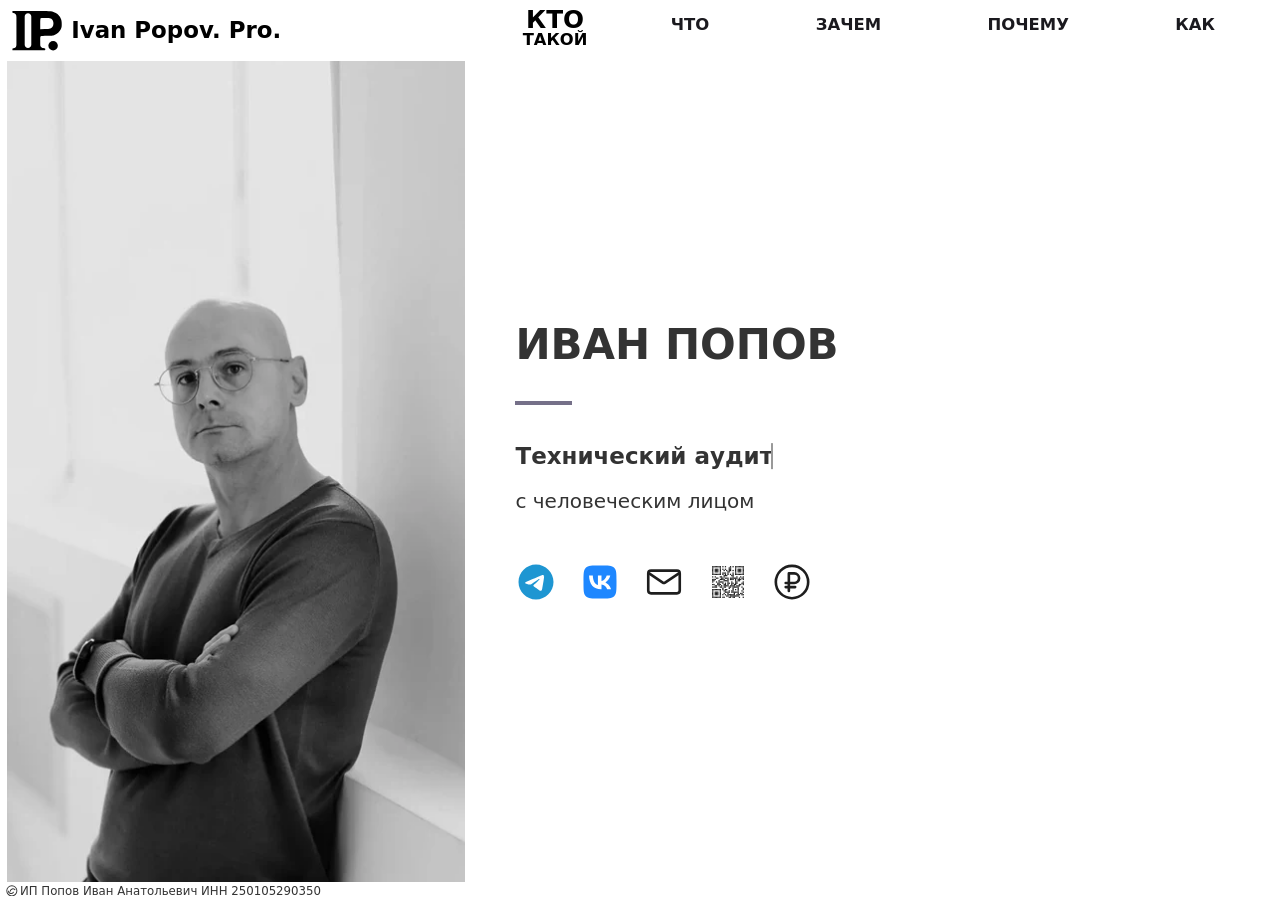
<file: index.html>
<!DOCTYPE html>
<html lang="ru" class="skip-preloader" prefix="og: https://ogp.me/ns#">

<head>
	<meta charset="utf-8">
	<meta name="viewport" content="width=device-width, initial-scale=1, maximum-scale=5">
	<!-- LCP photos first, before CSS/JSON-LD. href-only (no
	  imagesrcset/imagesizes: those attributes must match the <img> srcset/sizes
	  or Chrome leaves the preload unused). The <img> tags cannot carry srcset –
	  the preload scanner would then fetch the 19KB portrait on phones before
	  <picture> picks the gif. media keeps art-direction. Breakpoint = 640px
	  as width < 640 / width >= 640 so a fractional viewport cannot miss both.
	  nginx also sends these as Link headers so the request can start at TTFB. -->
	<link rel="preload" as="image" fetchpriority="high" href="static/img/about/ip-foto-mobile.webp?v=18b455cd"
		media="(width < 640px)">
	<link rel="preload" as="image" fetchpriority="high" href="static/img/about/ip-foto.webp?v=49ecc3b6"
		media="(width >= 640px)">
	<title>ИП Попов: IT мечты.</title>
	<meta name="description"
		content="Внешняя айти-служба для бизнеса. Технический аудит и проекты. Настройка бизнес-процессов e-commerce. Внедрение AI.">
	<meta name="author" content="Иван Анатольевич Попов">
	<link rel="canonical" href="https://ivanpopov.pro/">
	<link rel="icon" href="/favicon.ico?v=9ceaf78d" type="image/x-icon" sizes="any">
	<link rel="apple-touch-icon" href="static/img/assets/apple-touch-icon.png?v=79300274" sizes="180x180">

	<!-- Open Graph: Facebook, WhatsApp, LinkedIn, Slack, Discord, Telegram -->
	<meta property="og:type" content="website" />
	<meta property="og:site_name" content="ИП Попов: IT мечты. Экспертная аналитика, проектирование и разработка. " />
	<meta property="og:locale" content="ru_RU" />
	<meta property="og:url" content="https://ivanpopov.pro/" />
	<meta property="og:title" content="ИП Попов: IT мечты" />
	<meta property="og:description"
		content="IT&#8209;аутсорс. Экспертный аудит и проекты. Бизнес&#8209;процессы и кибербезопасность. Внедрение AI." />
	<!-- 1200x630 centered portrait. WhatsApp/Telegram either 1:1-crop the center, or pick the first width/height so the
	  first share can render without waiting on the image fetch:
	  https://developers.facebook.com/documentation/sharing/webmasters/faq.md -->
	<meta property="og:image" content="https://ivanpopov.pro/static/img/about/og-image-olive-good.jpg" />
	<meta property="og:image:type" content="image/jpeg" />
	<meta property="og:image:width" content="1200" />
	<meta property="og:image:height" content="630" />
	<meta property="og:image:alt" content="Иван Попов, IT&#8209;эксперт" />
	<!-- This one is picked by Whatsapp – surprisingly -->
	<meta property="og:image" content="https://ivanpopov.pro/static/img/about/og-image-square.jpg" />
	<meta property="og:image:type" content="image/jpeg" />
	<meta property="og:image:width" content="600" />
	<meta property="og:image:height" content="600" />
	<meta property="og:image:alt" content="Иван Попов, IT&#8209;эксперт" />
	<!-- Twitter / X and TG. -->
	<meta name="twitter:card" content="summary_large_image">
	<meta name="twitter:site_name" content="ИП Попов: IT мечты">
	<meta name="twitter:title" content="Local&nbsp;AI |&nbsp;DevSecOps |&nbsp;E&#8209;commerce">
	<meta name="twitter:description"
		content="IT&#8209;аутсорс, каким он должен быть: прямая ответственность, системный подход, работа на результат.">
	<meta name="twitter:image" content="https://ivanpopov.pro/static/img/about/og-image-olive-good.jpg" />
	<meta name="twitter:image:alt" content="Иван Попов, IT&#8209;эксперт">

	<!-- JSON-LD: Google / Bing rich results (not link-preview cards) -->
	<script type="application/ld+json">
	{
		"@context": "https://schema.org",
		"@type": "Person",
		"name": "Иван Попов",
		"alternateName": "Ivan Popov",
		"givenName": "Иван",
		"familyName": "Попов",
		"jobTitle": "IT&#8209;эксперт",
		"skills": "DevSecOps: серверная инфраструктура и безопасность. E&#8209;commerce: бизнес-аналитика, аудит и консалтинг. Applied AI: local inference, RAG, MCP.",
		"description": "Внешняя IT-служба для вашего бизнеса. Экспертный аудит и проекты. Настройка бизнес-процессов e-commerce. AI-стратегия и практическое внедрение.",
		"url": "https://ivanpopov.pro/",
		"image": "https://ivanpopov.pro/static/img/about/og-image-square.jpg",
		"email": "me@ivanpopov.pro",
		"sameAs": [
			"https://t.me/ivanpopovpro",
			"https://x.com/ivanpopovpro",
			"https://vk.com/ivanpopovpro",
			"https://fb.com/ivanpopovpro"
		],
		"brand": {
			"@type": "Organization",
			"name": "ИП Попов Иван Анатольевич",
			"alternateName": "ИП Попов",
			"url": "https://ivanpopov.pro/"
		}
	}
	</script>
	<!-- STYLES: style.css minified and inlined here by minify.py (do not edit
	  between the markers). Blocking and inline, so the first paint already has
	  the full sheet. -->
	<!-- INLINE:static/css/style.css -->
	<style>:root{color-scheme:light dark;--bg-color:#fff;--text-main:#333;--text-sub:#757089;--text-muted:#666;--logo-color:#000;--accent:#333;--price-saving:#b42318;--rule-color:#7d7789;--card-border:#b9b8c3;--card-hover-bg:#333;--card-hover-summary:#aaa;--on-accent:#fff;--quote-border:#E5EDF4;--quote-fill:#f6fbff;--caret-color:#999;--cursor-invert:#fff;--overlay:rgba(0,0,0,.8);--preloader-bg:#000;--preloader-line:#fff;--preloader-line-dim:#777;--preloader-grow-half-ms:500;--preloader-blink-ms:500;--preloader-grow-full-ms:500;--preloader-peel-ms:500}@media (prefers-color-scheme:dark){:root{--bg-color:#131516;--text-main:#a09c96;--text-sub:#8a8276;--text-muted:#868077;--logo-color:#bab8b6;--accent:#a09c96;--price-saving:#ff766f;--rule-color:#4d5356;--card-border:#353a3c;--card-hover-bg:#1e2222;--card-hover-summary:#8e8a82;--on-accent:#bab8b6;--quote-border:#353a3c;--quote-fill:#131516;--caret-color:#868077;--cursor-invert:#bab8b6;--preloader-line:#bab8b6;--preloader-line-dim:#484e51}}html{overflow-x:hidden;background-color:var(--bg-color)}body{margin:0;font-family:system-ui,-apple-system,BlinkMacSystemFont,'Segoe UI',Roboto,Oxygen,Ubuntu,Cantarell,'Helvetica Neue',sans-serif;font-size:clamp(0.9rem,0.75rem + 0.2vw,1rem);line-height:1.2;overflow-wrap:break-word;font-weight:450;color:var(--text-sub);caret-color:transparent}h1,h2,h3,p,ul,ol,li{margin:0;padding:0}img{vertical-align:middle;max-width:100%}svg{fill:currentcolor}h1{font-weight:750;color:var(--text-main)}h2{font-weight:700}@media (min-width:768px){.ip_all_wrap[data-magic-cursor="show"],.ip_all_wrap[data-magic-cursor="show"] *{cursor:none !important}}#preloader{position:fixed;left:0;top:0;height:100vh;width:100%;z-index:99999;display:flex}html.skip-preloader #preloader{display:none !important}#preloader:before,#preloader:after{content:'';position:absolute;left:0;top:0;width:50%;height:100%;z-index:-1;background-color:var(--preloader-bg);transform-origin:left center}#preloader:after{left:auto;right:0;transform-origin:right center}#preloader .loader_line{margin:auto;width:1px;height:25vh;position:relative;overflow:hidden;transition:transform calc(var(--preloader-grow-full-ms) * 1ms) ease 0s,opacity 1ms linear calc(var(--preloader-grow-full-ms) * 1ms)}#preloader .loader_line:before{content:'';position:absolute;left:0;top:50%;width:1px;height:100%;background-color:var(--preloader-line);transform:translateY(-50%) scaleY(0);transform-origin:center center;animation:calc(var(--preloader-grow-half-ms) * 1ms) ease-in-out forwards lineheight}#preloader .loader_line:after{content:'';position:absolute;left:0;top:0;width:1px;height:100%;background-color:var(--preloader-line-dim);transform:translateY(-100%);animation:calc(var(--preloader-blink-ms) * 1ms) linear calc(var(--preloader-grow-half-ms) * 1ms) 1 forwards lineround}@keyframes lineheight{100%{transform:translateY(-50%) scaleY(1)}}@keyframes lineround{100%{transform:translateY(200%)}}#preloader.preloaded .loader_line{opacity:0;transform:scaleY(4)}#preloader.preloaded:before,#preloader.preloaded:after{animation:calc(var(--preloader-peel-ms) * 1ms) ease-in-out calc(var(--preloader-grow-full-ms) * 1ms) forwards preloadedzero}@keyframes preloadedzero{100%{transform:scaleX(0)}}.ip_all_wrap{position:relative;width:100%;min-height:100vh;min-height:100dvh;height:100vh;height:100dvh;max-width:var(--ip-layout-max);font-weight:450;--ip-col-left:36%;--ip-col-right:64%;--ip-layout-max:1580px;--ip-footer-height:calc(12px + .5vw);--ip-footer-font-size:calc(6px + .45vw);--ip-menu-font-size:clamp(.9375rem,.75rem + .35vw,1.0625rem);--ip-menu-sub-size:clamp(.52rem,1.9vw,.68rem);--ip-menu-active-scale:1.5;--ip-menu-hover-scale:1.2;--ip-bar-pad-block:4px;--ip-bar-height:max(42px,calc(var(--ip-menu-active-scale) * (var(--ip-menu-font-size) + var(--ip-menu-sub-size)) + var(--ip-bar-pad-block)));--ip-logo-font-size:calc(var(--ip-menu-font-size) + .5vw);--ip-logo-mark-size:var(--ip-bar-height);--ip-logo-mark-gap:.25rem;--ip-logo-padding-left:0.2em;--ip-logo-menu-gap:8px;--ip-menu-link-padding:clamp(4px,5vw,8px);--ip-menu-scale-bleed:clamp(8px,calc(6px + 0.45vw),15px)}.ip_all_wrap b{font-weight:600}.ip_all_wrap,.ip_all_wrap *{box-sizing:border-box}.ip_header{top:0;left:0;right:0;max-width:var(--ip-layout-max);height:var(--ip-bar-height);line-height:var(--ip-bar-height);background:var(--bg-color);z-index:10;display:inline-flex;align-items:center;column-gap:var(--ip-logo-menu-gap);overflow:visible}.ip_header .logo{flex:0 0 auto;display:inline-flex;align-items:center;height:var(--ip-bar-height);margin:0}.ip_header .logo .text{text-decoration:none;box-sizing:content-box;color:var(--logo-color);font-size:var(--ip-logo-font-size);font-weight:750;line-height:var(--ip-bar-height);white-space:nowrap;display:inline-flex;align-items:center;gap:var(--ip-logo-mark-gap);height:100%;position:relative}.ip_header .logo-mark{display:block;flex:0 0 auto;width:var(--ip-logo-mark-size);height:var(--ip-logo-mark-size)}.ip_header .logo-label{position:absolute;width:1px;height:1px;overflow:hidden;clip-path:inset(50%);white-space:nowrap}.ip_header .menu{position:relative;flex:1 1 auto;min-width:0;overflow:visible;display:contents}.ip_header .menu ul{margin:0;list-style:none;display:flex;align-items:center;width:100%;justify-content:space-around}.ip_header .menu ul li{margin:0;flex:0 0 auto;overflow:visible}.ip_header .menu ul li h2{display:flex;line-height:1}.ip_header .menu ul li:first-child a{transform-origin:left var(--ip-menu-seam)}.ip_header .menu ul li:last-child a{transform-origin:right var(--ip-menu-seam)}.ip_header .menu ul li a{text-decoration:none;text-transform:uppercase;color:color-mix(in srgb,var(--logo-color) 78%,var(--text-sub));font-size:var(--ip-menu-font-size);font-weight:600;line-height:1;position:relative;display:inline-grid;grid-template-rows:1em;align-items:end;justify-items:baseline;--ip-menu-scale:1;--ip-menu-seam:var(--ip-menu-font-size);padding-bottom:var(--ip-menu-sub-size);transform:scale(var(--ip-menu-scale));transform-origin:center var(--ip-menu-seam);transition:transform .32s cubic-bezier(.33,1,.68,1),color .2s ease}.ip_header .menu ul li a::before{content:'';position:absolute;inset:calc((100% - var(--ip-bar-height)) / 2) 0}.ip_header .menu ul li a b{position:relative;display:inline-block;line-height:1;font-weight:650}.ip_header .menu ul li .ip_menu_sub{position:absolute;left:50%;top:var(--ip-menu-seam);transform:translateX(-50%);transform-origin:top center;text-align:center;font-size:var(--ip-menu-sub-size);line-height:1;white-space:nowrap;opacity:0;pointer-events:none;transition:opacity .22s ease}.ip_header .menu ul li.active a{--ip-menu-scale:var(--ip-menu-active-scale);z-index:2;color:var(--logo-color);font-weight:750}.ip_header .menu ul li.active .ip_menu_sub{opacity:1}@media (hover:hover){.ip_header .menu ul li:not(.active) a:hover,.ip_header .menu ul li:not(.active) a:focus-visible{--ip-menu-scale:var(--ip-menu-hover-scale);z-index:1;color:var(--logo-color);font-weight:700}.ip_header .menu ul li:not(.active) a:hover .ip_menu_sub,.ip_header .menu ul li:not(.active) a:focus-visible .ip_menu_sub{opacity:1}}.ip_footer{position:fixed;bottom:0;left:0;right:0;max-width:var(--ip-layout-max);height:var(--ip-footer-height);background:var(--bg-color);z-index:20;line-height:var(--ip-footer-height);font-size:var(--ip-footer-font-size);display:flex;align-items:center;justify-content:center;padding-left:.5em}.ip_footer .copyhuy p{margin:0;color:var(--text-main);text-align:center}.ip_footer .copyhuy__mark{display:inline-block;width:1em;height:1em;margin-inline-end:0.2em;vertical-align:-0.15em;fill:var(--text-main)}@media (width < 640px){.ip_all_wrap{--ip-col-left:0%;--ip-col-right:100%;--ip-menu-font-size:clamp(.7rem,3.6vw,1rem);--ip-menu-active-scale:1.2;--ip-menu-hover-scale:1.08;--ip-logo-mark-size:calc(var(--ip-bar-height) * .5)}.ip_header{display:flex;width:100%}.ip_footer{justify-content:center}.ip_header .logo{position:absolute;top:0;left:0;z-index:11;height:auto}.ip_header .menu ul{justify-content:space-between;padding-left:calc(var(--ip-logo-mark-size) + var(--ip-logo-menu-gap));padding-right:var(--ip-menu-scale-bleed)}}@media (width>= 640px){.ip_all_wrap{--ip-menu-active-scale:1.3;--ip-menu-hover-scale:1.1;--ip-logo-mark-size:calc(var(--ip-bar-height) * .6)}.ip_footer{justify-content:flex-start}.ip_header{display:grid;grid-template-columns:var(--ip-col-left) minmax(0,var(--ip-col-right));column-gap:0}.ip_header .logo{display:block;min-width:0;padding-left:var(--ip-logo-padding-left)}.ip_header .logo-label{position:relative;width:auto;height:auto;overflow:visible;clip-path:none}.ip_header .menu{grid-column:2}.ip_header .menu ul{justify-content:space-between;padding-left:calc(clamp(12px,2vw,32px) + var(--ip-menu-scale-bleed));padding-right:var(--ip-menu-scale-bleed)}}@media (width>=640px) and (width < 768px){.ip_all_wrap{--ip-menu-active-scale:1.3;--ip-menu-hover-scale:1.1;--ip-logo-mark-size:calc(var(--ip-bar-height) * .6)}}@media (width>= 768px) and (width < 1024px){.ip_all_wrap{--ip-menu-active-scale:1.4;--ip-menu-hover-scale:1.2;--ip-logo-mark-size:calc(var(--ip-bar-height) * .7)}}@media (min-width:1024px) and (hover:hover) and (pointer:fine){.ip_all_wrap{--ip-menu-hover-scale:1.4}}@media (min-width:1024px){.ip_all_wrap{--ip-menu-hover-scale:1.3;--ip-menu-active-scale:1.5;--ip-logo-mark-size:clamp(42px,4.8vw,69px);--ip-bar-height:max(var(--ip-logo-mark-size),calc(var(--ip-menu-active-scale) * (var(--ip-menu-font-size) + var(--ip-menu-sub-size)) + var(--ip-bar-pad-block)))}.ip_header .menu ul{padding-left:var(--ip-menu-scale-bleed);justify-content:space-around}}.icon-cancel:before,.icon-quote-left:before,.icon-quote-right:before{content:"";display:inline-block;width:1em;height:1em;background-color:currentColor;vertical-align:-0.125em;mask-repeat:no-repeat;mask-position:center;mask-size:contain}.icon-cancel:before{mask-image:url("data:image/svg+xml,%3Csvg xmlns='http://www.w3.org/2000/svg' viewBox='0 0 24 24'%3E%3Cpath d='M18.3 5.7 12 12l6.3 6.3-1.4 1.4L10.6 13.4 4.3 19.7 2.9 18.3 9.2 12 2.9 5.7 4.3 4.3l6.3 6.3 6.3-6.3z'/%3E%3C/svg%3E")}.icon-quote-left:before,.icon-quote-right:before{mask-image:url("data:image/svg+xml,%3Csvg xmlns='http://www.w3.org/2000/svg' viewBox='0 0 448 512'%3E%3Cpath d='M0 216C0 149.7 53.7 96 120 96l8 0c13.3 0 24 10.7 24 24l0 16c0 13.3-10.7 24-24 24l-8 0c-30.9 0-56 25.1-56 56l0 8 64 0c35.3 0 64 28.7 64 64l0 64c0 35.3-28.7 64-64 64l-64 0c-35.3 0-64-28.7-64-64l0-32 0-32 0-64zm256 0c0-66.3 53.7-120 120-120l8 0c13.3 0 24 10.7 24 24l0 16c0 13.3-10.7 24-24 24l-8 0c-30.9 0-56 25.1-56 56l0 8 64 0c35.3 0 64 28.7 64 64l0 64c0 35.3-28.7 64-64 64l-64 0c-35.3 0-64-28.7-64-64l0-32 0-32 0-64z'/%3E%3C/svg%3E")}.icon-quote-right:before{transform:rotate(180deg)}.animated{animation-duration:1.2s;animation-fill-mode:both}@keyframes rollIn{from{opacity:0;transform:translate3d(-100%,0,0) rotate3d(0,0,1,-120deg)}to{opacity:1;transform:none}}.rollIn{animation-name:rollIn}@keyframes rollOut{from{opacity:1}to{opacity:0;transform:translate3d(100%,0,0) rotate3d(0,0,1,120deg)}}.rollOut{animation-name:rollOut}@keyframes rollInBack{from{opacity:0;transform:translate3d(100%,0,0) rotate3d(0,0,1,120deg)}to{opacity:1;transform:none}}.rollInBack{animation-name:rollInBack}@keyframes rollOutBack{from{opacity:1}to{opacity:0;transform:translate3d(-100%,0,0) rotate3d(0,0,1,-120deg)}}.rollOutBack{animation-name:rollOutBack}.ip_headline_words{display:inline-block;position:relative;overflow:hidden;padding:.2em 0;text-align:left;vertical-align:baseline}.ip_headline_words b{display:inline-block;position:absolute;left:0;top:0;white-space:nowrap;opacity:0}.ip_headline_words b.is-visible{position:relative;opacity:1}.ip_headline_words::after{content:'';position:absolute;top:50%;right:0;width:2px;height:70%;transform:translateY(-50%);background-color:var(--caret-color)}.ip_mainpart{position:absolute;inset:var(--ip-bar-height) 0 var(--ip-footer-height) .5em;overflow:hidden;visibility:visible}.ip_mainpart .author_image{position:absolute;top:0;left:0;bottom:0;width:var(--ip-col-left);height:auto;z-index:15;overflow:hidden;opacity:1;visibility:visible;pointer-events:auto}.ip_mainpart .author_image .author_image_inner{position:absolute;inset:0;width:100%;height:auto;overflow:hidden;opacity:1}.ip_mainpart .author_image .author_image_inner .author_photo{position:absolute;z-index:2;inset:0;display:block;width:100%;height:100%;object-fit:cover;object-position:center;opacity:1;pointer-events:none;user-select:none}.ip_mainpart .main_content{position:absolute;top:0;right:0;bottom:0;width:var(--ip-col-right)}.ip_section{position:absolute;inset:0;overflow:hidden auto;opacity:0;visibility:hidden;pointer-events:none;z-index:8;content-visibility:hidden;transition:visibility 0s linear 1.2s;touch-action:pan-y;overscroll-behavior-y:contain}.ip_section.animated{opacity:1;visibility:visible;pointer-events:auto;z-index:9;content-visibility:visible}.ip_section.active{opacity:1;visibility:visible;pointer-events:auto;z-index:10;content-visibility:visible;transition:visibility 0s linear 0s}html[data-ip-section] #home.animated{opacity:0;visibility:hidden;pointer-events:none;content-visibility:hidden}html[data-ip-section="about"] #about,html[data-ip-section="service"] #service,html[data-ip-section="whyme"] #whyme,html[data-ip-section="testimonials"] #testimonials{opacity:1;visibility:visible;pointer-events:auto;z-index:10;content-visibility:visible}.ip_section.hidden{opacity:0;visibility:hidden;pointer-events:none;z-index:9}.ip_section:focus{outline:none;caret-color:transparent}.ip_section .section_inner{position:relative;padding:clamp(24px,2.5vw,40px) clamp(20px,2.8vw,40px) 0}@media (max-width:1023px){.ip_section .section_inner{padding-bottom:48px}}.ip_full_link{position:absolute;inset:0;z-index:5}html,.ip_section,.ip_modalbox .service_popup_informations .descriptions{scrollbar-width:thin;scrollbar-color:rgba(153,153,153,0.65) transparent}@media (width < 640px){.ip_mainpart .author_image{height:0;opacity:0;visibility:hidden;pointer-events:none}.ip_mainpart .author_image .author_image_inner,.ip_mainpart .author_image .author_image_inner .author_photo{height:0;opacity:0}}@media (min-width:1024px){.ip_section{scroll-behavior:smooth}}.ip_home{position:relative;min-height:100%;display:flex;flex-direction:column}.ip_home_photo{display:block;width:100%;padding:0 20px}.ip_home_photo img{display:block;width:100%;height:auto;aspect-ratio:1 / 0.82;object-fit:cover;object-position:center 55%}.ip_home_copy{--ip-home-name-gap:clamp(16px,calc(16px + 1.2vw),30px);--ip-home-rule-gap:clamp(16px,calc(18px + 1.2vw),30px);--ip-home-rule-width:clamp(40px,calc(25px + 2.5vw),70px);--ip-home-rule-height:clamp(3px,calc(2px + 0.15vw),5px);--ip-home-headline-gap:clamp(24px,calc(12px + 1.4vw),35px);--ip-home-copy-pad-bottom:20px;padding:var(--ip-home-copy-pad-bottom)}.ip_home_name{font-size:clamp(24px,calc(20px + 2vw),42px);font-weight:650;text-transform:uppercase;margin-bottom:var(--ip-home-name-gap);color:var(--text-main)}.ip_home_rule{display:inline-block;width:var(--ip-home-rule-width);height:var(--ip-home-rule-height);background-color:var(--text-sub);margin-bottom:var(--ip-home-rule-gap)}.ip_headline{font-size:1.375rem;font-weight:600;line-height:1.2;color:var(--text-main)}.ip_headline_tagline{margin-top:8px;margin-bottom:var(--ip-home-headline-gap);font-size:1.2rem;font-weight:500;line-height:1.2;color:var(--text-main);--ip-tagline-shimmer-peak:color-mix(in srgb,var(--text-main) 6%,#fff 94%);--ip-tagline-shimmer-shoulder:color-mix(in srgb,var(--text-main) 35%,#fff 65%)}@media (prefers-color-scheme:dark){.ip_headline_tagline{--ip-tagline-shimmer-peak:#fff;--ip-tagline-shimmer-shoulder:color-mix(in srgb,var(--text-main) 12%,#fff 88%)}}@keyframes ip-tagline-shimmer{0%{background-position:130% center}100%{background-position:-30% center}}@media (prefers-reduced-motion:no-preference){.ip_headline_tagline.is-shimmer{background-image:linear-gradient( 90deg,var(--text-main) 0%,var(--text-main) 32%,var(--ip-tagline-shimmer-shoulder) 42%,var(--ip-tagline-shimmer-peak) 50%,var(--ip-tagline-shimmer-shoulder) 58%,var(--text-main) 68%,var(--text-main) 100% );background-size:340% 100%;background-clip:text;-webkit-background-clip:text;color:transparent;-webkit-text-fill-color:transparent;animation:ip-tagline-shimmer 2000ms ease-out 1}}.ip_home_social{display:flex;flex-direction:row;align-items:center;gap:22px}.ip_home_social a{display:flex;align-items:center;justify-content:center;transition:transform 0.2s ease,opacity 0.2s ease;opacity:0.88}.ip_home_social a:hover{transform:scale(1.3);opacity:1}.ip_home_social img{width:42px;height:42px;display:block}@media (prefers-color-scheme:dark){.ip_home_social a.ip_qr_open img,.ip_home_social a.ip_price_open img,.ip_home_social a.ip_mail img{filter:invert(1)}}.ip_contact_dock{--ip-paper:#efe6d0;--ip-paper-ink:#1a1510;--ip-dock-fold:1.6s cubic-bezier(.45,.05,.55,.95);position:absolute;inset:var(--ip-bar-height) 0 var(--ip-footer-height) .5em;width:auto;height:auto;overflow:visible;z-index:16;pointer-events:none;opacity:0;visibility:hidden;transition:opacity .28s ease,visibility 0s linear .28s}html[data-ip-section] .ip_contact_dock,html.ip-off-home .ip_contact_dock{opacity:1;visibility:visible;transition:opacity .28s ease,visibility 0s linear 0s}.ip_all_wrap:has(.ip_modalbox.opened) .ip_contact_dock{opacity:0;visibility:hidden;transition:opacity .2s ease,visibility 0s linear .2s}.ip_all_wrap:has(.ip_modalbox.opened.ip_modalbox--price) .ip_contact_dock,.ip_contact_dock.is-summon{opacity:1;visibility:visible;z-index:31;transition:none}html:not(.ip-off-home) .ip_contact_dock.is-concealed,html.ip-off-home .ip_contact_dock.is-concealed,.ip_contact_dock.is-concealed,.ip_contact_dock.is-concealed .ip_contact_dock__bar{opacity:0;visibility:hidden;transform:none;pointer-events:none;transition:none}.ip_contact_dock__bar{pointer-events:auto;position:absolute;right:12px;bottom:12px;display:flex;flex-direction:row;align-items:center;gap:0;padding:0;border-radius:8px;background:transparent;border:1px solid transparent;box-shadow:none;backdrop-filter:blur(0);-webkit-backdrop-filter:blur(0);transform-origin:100% 100%;transition:background var(--ip-dock-fold),box-shadow var(--ip-dock-fold),padding var(--ip-dock-fold),border-color var(--ip-dock-fold),backdrop-filter var(--ip-dock-fold),-webkit-backdrop-filter var(--ip-dock-fold),opacity .5s cubic-bezier(.22,.61,.36,1),transform .7s cubic-bezier(.34,1.4,.64,1)}.ip_contact_dock.is-summon .ip_contact_dock__bar{opacity:0;transform:translateY(12px) scale(.58);pointer-events:none;transition:none}.ip_contact_dock.is-summon.is-summon-ready .ip_contact_dock__bar{transition:background var(--ip-dock-fold),box-shadow var(--ip-dock-fold),padding var(--ip-dock-fold),border-color var(--ip-dock-fold),backdrop-filter var(--ip-dock-fold),-webkit-backdrop-filter var(--ip-dock-fold),opacity .24s ease,transform .24s cubic-bezier(.4,0,.7,.3)}.ip_contact_dock.is-summon.is-summon-ready.is-summon-in .ip_contact_dock__bar{opacity:1;transform:none;pointer-events:auto;transition:background var(--ip-dock-fold),box-shadow var(--ip-dock-fold),padding var(--ip-dock-fold),border-color var(--ip-dock-fold),backdrop-filter var(--ip-dock-fold),-webkit-backdrop-filter var(--ip-dock-fold),opacity .75s ease,transform 1s cubic-bezier(.16,1.08,.32,1)}.ip_contact_dock.is-transit .ip_contact_dock__bar{opacity:.35;transform:translateY(8px) scale(.94);transition:background var(--ip-dock-fold),box-shadow var(--ip-dock-fold),padding var(--ip-dock-fold),border-color var(--ip-dock-fold),backdrop-filter var(--ip-dock-fold),-webkit-backdrop-filter var(--ip-dock-fold),opacity .3s ease,transform .3s ease}.ip_contact_dock.is-open .ip_contact_dock__bar{padding:4px 4px 4px 6px;background:color-mix(in srgb,var(--ip-paper) 18%,transparent);border:1px solid color-mix(in srgb,var(--ip-paper) 28%,transparent);box-shadow:none;backdrop-filter:blur(14px) saturate(1.05);-webkit-backdrop-filter:blur(14px) saturate(1.05)}.ip_contact_dock__actions{display:grid;grid-template-columns:0fr;opacity:0;transition:grid-template-columns 1.6s cubic-bezier(.45,.05,.55,.95),opacity 1.5s cubic-bezier(.62,0,.82,1)}.ip_contact_dock.is-open .ip_contact_dock__actions{grid-template-columns:1fr;opacity:1;transition:grid-template-columns 1s cubic-bezier(.22,.61,.36,1),opacity .45s ease}.ip_contact_dock.is-demo.is-open .ip_contact_dock__actions{transition:grid-template-columns 1.55s cubic-bezier(.33,.12,.24,1),opacity .85s ease}.ip_contact_dock__actions-inner{min-width:0;overflow:hidden;display:flex;flex-direction:row;align-items:center}.ip_contact_dock__actions a,.ip_contact_dock__toggle{display:flex;align-items:center;justify-content:center;touch-action:manipulation;-webkit-tap-highlight-color:transparent}.ip_contact_dock__actions a{width:48px;height:48px;flex:0 0 48px;padding:6px;border-radius:50%;opacity:.92;transition:opacity .2s ease}.ip_contact_dock__toggle{position:relative;flex:0 0 96px;width:96px;height:69px;margin:0;padding:0;border:1px solid color-mix(in srgb,var(--ip-paper-ink) 14%,var(--ip-paper));border-radius:4px;background:var(--ip-paper);cursor:pointer;overflow:hidden;box-shadow:0 1px 0 color-mix(in srgb,#fff 45%,transparent),0 8px 20px color-mix(in srgb,#000 18%,transparent);z-index:1;transition:box-shadow var(--ip-dock-fold),border-color var(--ip-dock-fold)}@media (width < 768px){.ip_contact_dock__toggle{flex-basis:64px;width:64px;height:46px}}.ip_contact_dock.is-open .ip_contact_dock__toggle{border-color:color-mix(in srgb,var(--ip-paper-ink) 10%,var(--ip-paper));box-shadow:0 1px 2px color-mix(in srgb,#000 12%,transparent)}.ip_contact_dock__envelope{position:relative;display:block;width:100%;height:100%;pointer-events:none}.ip_contact_dock__envelope img{position:absolute;inset:0;width:100%;height:100%;max-width:none;object-fit:cover;object-position:center}.ip_contact_dock__actions a:focus-visible,.ip_contact_dock__toggle:focus-visible{outline:2px solid var(--accent);outline-offset:2px;opacity:1}.ip_contact_dock__actions a img{width:100%;height:100%;display:block;transition:transform .2s ease}@media (prefers-color-scheme:dark){.ip_contact_dock__actions a.ip_mail img{filter:invert(1)}}@media (hover:hover){.ip_contact_dock__actions a:hover{opacity:1}.ip_contact_dock__actions a:hover img{transform:scale(1.3)}}@media (prefers-reduced-motion:reduce){.ip_contact_dock,html.ip-off-home .ip_contact_dock,.ip_all_wrap:has(.ip_modalbox.opened) .ip_contact_dock,.ip_all_wrap:has(.ip_modalbox.opened.ip_modalbox--price) .ip_contact_dock,.ip_contact_dock.is-summon,.ip_contact_dock.is-summon .ip_contact_dock__bar,.ip_contact_dock.is-summon.is-summon-ready .ip_contact_dock__bar,.ip_contact_dock.is-summon.is-summon-in .ip_contact_dock__bar,.ip_contact_dock.is-summon.is-summon-ready.is-summon-in .ip_contact_dock__bar,.ip_contact_dock__bar,.ip_contact_dock__actions,.ip_contact_dock__actions a,.ip_contact_dock__toggle{transition:none}.ip_contact_dock.is-transit .ip_contact_dock__bar{opacity:1;transform:none}.ip_contact_dock.is-demo.is-open .ip_contact_dock__actions{transition:none}.ip_contact_dock__actions a:hover,.ip_contact_dock__actions a:hover img{transform:none}}.qr_hidden_details{display:none}@media (min-width:480px){.ip_home_photo img{aspect-ratio:1 / 1;object-position:center}.ip_home_copy{padding-top:20px}}@media (width < 640px) and (max-height:720px){.ip_home{height:100%;min-height:0}.ip_home_photo{flex:1 1 0;min-height:0;max-height:36dvh}.ip_home_photo picture{display:block;height:100%}.ip_home_photo img{height:100%;max-height:100%;width:100%;aspect-ratio:auto;object-fit:cover}.ip_home_copy{flex:0 0 auto;--ip-home-name-gap:8px;--ip-home-rule-gap:8px;--ip-home-headline-gap:10px;--ip-home-copy-pad-bottom:8px}}@media (width>= 640px){.ip_home{height:100%;min-height:0;flex-direction:row;align-items:center}.ip_home_photo{display:none}.ip_home_copy{padding:0 20px var(--ip-home-copy-pad-bottom)}}@media (min-width:1024px){.ip_home_copy{padding:0 0 var(--ip-home-copy-pad-bottom) 50px}.ip_headline{font-size:1.4375rem}.ip_headline_tagline{font-size:1.25rem}}.ip_title{overflow:hidden;margin-bottom:0.6em}.ip_title>:is(span,h2){display:inline-block;position:relative;color:var(--text-main);text-transform:uppercase;font-weight:600;letter-spacing:2px}.ip_title>:is(span,h2):after{position:absolute;content:"";width:5000px;height:1px;background-color:var(--rule-color);left:100%;top:50%;transform:translateY(-50%);margin-left:30px}.ip_title--right{text-align:right}.ip_title--right>:is(span,h2):after{left:auto;right:100%;margin-left:0;margin-right:10px}.ip_info .wrapper{margin-top:0.55em}.ip_info .left p,.ip_info .right p{margin-bottom:1.2em;letter-spacing:0.012em}.ip_info .left p:last-child,.ip_info .right p:last-child{margin-bottom:0}.ip_info .wrapper p b,.ip_modalbox .descriptions p b{color:var(--text-main);font-weight:650}.ip_info>.wrapper + .ip_title,.ip_info>.ip_teaser + .ip_title{margin-top:clamp(1.75rem,3vw,2.5rem)}.ip_section p a,.ip_section .testimonial-author .info a,.ip_modalbox p a{color:var(--text-main);text-decoration:underline;text-decoration-color:var(--accent);text-underline-offset:3px;text-decoration-thickness:1px;font-weight:500;transition:color 0.2s ease,text-decoration-color 0.2s ease}.ip_section p a:hover,.ip_section .testimonial-author .info a:hover,.ip_modalbox p a:hover{color:var(--accent);text-decoration-color:transparent}@media (min-width:1024px){.ip_title{margin-inline:clamp(16px,2.5vw,40px)}.ip_title>:is(span,h2){letter-spacing:3px}.ip_title>:is(span,h2):after{margin-left:20px}.ip_title--right>:is(span,h2):after{margin-left:0;margin-right:10px}}.ip_teaser + .ip_teaser{margin-top:clamp(1.75rem,3.4vw,2.75rem)}.ip_teaser .wrapper{margin-top:0.2em}.ip_info{line-height:normal}.ip_info .left{margin-bottom:0.75em}@media (width>= 1024px){.ip_info .wrapper{display:flex;justify-content:space-between;gap:clamp(28px,4vw,56px)}.ip_info .left,.ip_info .right{width:auto;flex:1 1 0;min-width:0}.ip_info .left{margin-bottom:0}}.ip_fold{display:grid;grid-template-rows:0fr}.ip_teaser.is-open .ip_fold{grid-template-rows:1fr}.ip_fold__clip{position:relative;overflow:hidden;min-height:var(--ip-peek,0px)}.ip_fold--lines{--ip-peek:6lh}.ip_fold--lead{--ip-peek:3lh;.ip_fold--lines{--ip-peek:4lh}}@media (width < 1024px){.ip_fold--narrow{display:grid;grid-template-rows:0fr}.ip_teaser.is-open .ip_fold--narrow{grid-template-rows:1fr}}.ip_teaser .ip_title>:is(span,h2){padding-right:1.45em}.ip_teaser .ip_title--right>:is(span,h2){padding-right:0;padding-left:1.45em}.ip_fold,.ip_fold--narrow{transition:grid-template-rows .45s ease}.ip_fold>.ip_fold__clip::after{content:"";position:absolute;inset:auto 0 0;height:2.5lh;pointer-events:none;transition:opacity .3s ease;background:linear-gradient( to bottom,color-mix(in srgb,var(--bg-color) 0%,transparent) 0%,color-mix(in srgb,var(--bg-color) 22%,transparent) 32%,color-mix(in srgb,var(--bg-color) 55%,transparent) 58%,color-mix(in srgb,var(--bg-color) 88%,transparent) 82%,var(--bg-color) 94%,var(--bg-color) 100% )}.ip_teaser.is-open .ip_fold>.ip_fold__clip::after{opacity:0}.ip_teaser:focus{outline:none;caret-color:transparent}.ip_teaser:focus-visible{outline:2px solid var(--accent);outline-offset:3px}.ip_all_wrap:not([data-magic-cursor="show"]) .ip_teaser{cursor:pointer}.ip_teaser .ip_title>:is(span,h2)::before{content:"";position:absolute;top:50%;right:0.15em;width:0.52em;height:0.52em;margin-top:-0.38em;border-right:2px solid currentColor;border-bottom:2px solid currentColor;transform:rotate(45deg);opacity:0.55;transition:transform .3s ease,opacity .3s ease,margin-top .3s ease}.ip_teaser.is-open .ip_title>:is(span,h2)::before{transform:rotate(225deg);margin-top:-0.12em;opacity:0.85}.ip_teaser .ip_title--right>:is(span,h2)::before{right:auto;left:0.15em}@media (prefers-reduced-motion:reduce){.ip_fold,.ip_fold--narrow,.ip_fold>.ip_fold__clip::after{transition:none}.ip_teaser .ip_title>:is(span,h2)::before{transition:none}}.ip_partners{list-style:none;display:grid;grid-template-columns:repeat(2,minmax(0,1fr));gap:8px 12px;margin:1.5em 0 2em;padding:0}.partner-card{--partner-logo-h:36px;position:relative;z-index:0;display:flex;align-items:center;justify-content:center;min-height:72px;padding:14px 10px;overflow:visible}.partner-card:hover,.partner-card:focus-within{z-index:1}.partner-card>picture,.partner-card__lockup{display:flex;align-items:center;justify-content:center;max-width:100%}.partner-card__lockup{gap:8px}.partner-card__mark{display:block;width:auto;height:30px;flex-shrink:0}.partner-card__lockup .partner-card__logo{max-width:calc(100% - 38px)}.partner-card__logo{display:block;width:auto;max-width:100%;height:36px;object-fit:contain}.partner-card__logo,.partner-card__lockup{transform:scale(1);transform-origin:center;transition:transform .25s ease}.partner-card:focus-within .partner-card__logo,.partner-card:focus-within .partner-card__lockup{transform:scale(1.15)}.partner-card:focus-within .partner-card__lockup .partner-card__logo{transform:none}@media (hover:hover) and (pointer:fine){.partner-card:hover .partner-card__logo,.partner-card:hover .partner-card__lockup{transform:scale(1.15)}.partner-card:hover .partner-card__lockup .partner-card__logo{transform:none}}.partner-card::after,.ip_service .service-card .service-card__summary::after{content:"Открыть описание";position:absolute;z-index:6;left:50%;transform:translateX(-50%);font-size:11px;font-weight:600;letter-spacing:0.03em;line-height:1.2;color:var(--text-muted);white-space:nowrap;pointer-events:none;opacity:0}.partner-card::after{top:calc(50% + var(--partner-logo-h) / 2 + 5px);padding:0 4px;background:var(--bg-color)}.ip_service .service-card .service-card__summary{position:relative}.ip_service .service-card .service-card__summary::after{top:calc(100% + 8px)}.ip_service .service-card:hover .service-card__summary::after{color:var(--card-hover-summary)}@media (hover:hover) and (pointer:fine){.partner-card::after,.ip_service .service-card .service-card__summary::after{transition:opacity .2s ease}.partner-card:hover::after,.partner-card:focus-within::after,.ip_service .service-card:hover .service-card__summary::after,.ip_service .service-card:focus-within .service-card__summary::after{opacity:1}}@media (hover:none){.partner-card::after,.ip_service .service-card .service-card__summary::after{opacity:1}}@media (hover:none) and (width < 640px){.partner-card{min-height:92px}}.partner_hidden_details{display:none}@media (width>= 640px){.ip_partners{grid-template-columns:repeat(6,minmax(0,1fr));gap:16px 20px}.ip_partners>li{grid-column:span 2}.ip_partners>li:nth-last-child(2):nth-child(3n + 1){grid-column:2 / span 2}.ip_partners>li:last-child:nth-child(3n + 2){grid-column:4 / span 2}.ip_partners>li:last-child:nth-child(3n + 1){grid-column:3 / span 2}.partner-card{--partner-logo-h:48px;min-height:96px}.partner-card__lockup{gap:10px}.partner-card__mark{height:40px}.partner-card__logo{height:48px}.partner-card__lockup .partner-card__logo{max-width:calc(100% - 50px)}}@media (min-width:1024px){.ip_partners{gap:22px 32px}.partner-card{--partner-logo-h:58px;min-height:116px;padding:22px 18px}.partner-card__lockup{gap:12px}.partner-card__mark{height:48px}.partner-card__logo{height:58px}.partner-card__lockup .partner-card__logo{max-width:calc(100% - 60px)}}@media (prefers-reduced-motion:reduce){.partner-card::after,.ip_service .service-card .service-card__summary::after,.partner-card__logo,.partner-card__lockup{transition:none}.partner-card:hover .partner-card__logo,.partner-card:hover .partner-card__lockup,.partner-card:focus-within .partner-card__logo,.partner-card:focus-within .partner-card__lockup{transform:none}}.testimonials .list ul{margin:10px;list-style-type:none}.testimonials .list ul li{margin:0 0 75px}.testimonials .testimonial-card{position:relative;padding-top:10px}.testimonials .testimonial-quote{position:relative;border:2px solid var(--quote-border);padding:20px;margin-bottom:30px}.testimonials .testimonial-quote:before{position:absolute;content:"";height:0;width:0;top:100%;left:50px;border:solid transparent;border-top-color:var(--quote-border);border-width:0 18px 0 0}.testimonials .testimonial-quote:after{position:absolute;content:"";top:100%;left:50px;height:0;width:0;border:solid transparent;border-top-color:var(--quote-fill);border-width:0 13px 0 0;margin-left:2px}.testimonials .testimonial-quote i{position:absolute;z-index:1;font-size:30px;top:-29px;left:50px;color:var(--quote-border)}.testimonials .testimonial-quote i.icon-quote-right{top:auto;left:auto;right:50px;bottom:-29px}.testimonials .testimonial-author{display:flex;align-items:center;padding-left:20px}.testimonials .testimonial-author__image{position:relative;width:60px;height:60px;flex:0 0 60px}.testimonials .testimonial-author__avatar{display:block;width:100%;height:100%;object-fit:cover;object-position:center;border-radius:100%}.testimonials .testimonial-author .info{padding-left:20px;min-width:0}.testimonials .testimonial-author .info span{display:block;font-size:.875rem}.testimonials .testimonial-author .info span:first-child{font-size:1rem;margin-bottom:2px;font-weight:600;color:var(--text-main)}@media (min-width:1024px){.testimonials .testimonial-quote{padding:30px}}.ip_service .service_list ul{list-style-type:none;display:flex;flex-wrap:wrap;gap:5px}.ip_service .service_list ul li{width:100%;container-type:inline-size}.ip_service .service-card{--u:clamp(.8px,.294cqi,1.15px);width:100%;height:100%;position:relative;border:1px solid var(--card-border);padding:calc(60 * var(--u)) calc(28 * var(--u)) calc(54 * var(--u));text-align:center}.ip_service .service-card .title,.ip_service .service-card .service-card__summary{overflow-wrap:normal}.ip_service .service-card:hover{background-color:var(--card-hover-bg)}.ip_service .service-card .svg{width:calc(60 * var(--u));height:calc(60 * var(--u));color:var(--text-main);margin-bottom:calc(24 * var(--u))}.ip_service .service-card:hover .svg{color:var(--on-accent)}.ip_service .service-card .title{font-weight:500;font-size:calc(24 * var(--u));color:var(--text-main);margin-bottom:calc(14 * var(--u))}.ip_service .service-card .service-card__summary{font-size:max(.875rem,calc(16 * var(--u)))}.ip_service .service-card:hover .title{color:var(--on-accent)}.ip_service .service-card:hover .service-card__summary{color:var(--card-hover-summary)}.ip_service .popup_service_image,.ip_service .service_hidden_details{display:none}@media (width>= 1024px){.ip_service .service_list ul li{width:calc(50% - 5px)}.ip_service .service-card{--u:clamp(.8px,min(.294cqi,(100dvh - 140px) / 830),1.15px)}}.ip_modalbox{position:fixed;inset:0;z-index:30;background-color:var(--overlay);opacity:0;visibility:hidden;pointer-events:none;transition:opacity .3s ease,visibility 0s linear .3s}.ip_modalbox.opened{opacity:1;visibility:visible;pointer-events:auto;transition:opacity .3s ease,visibility 0s linear 0s}.ip_modalbox .box_inner{position:absolute;top:10px;bottom:var(--ip-footer-height);width:clamp(520px,50vw,calc(100vw - 16px));max-width:calc(100vw - 16px);left:50%;transform:translateX(-50%) translateY(-20px);background-color:var(--bg-color);z-index:1;opacity:0;visibility:hidden;transition:opacity .3s ease .3s,transform .3s ease .3s,visibility 0s linear .6s}.ip_modalbox.opened .box_inner{opacity:1;visibility:visible;transform:translateX(-50%) translateY(0);transition:opacity .3s ease .3s,transform .3s ease .3s,visibility 0s linear .3s}.ip_modalbox .description_wrap{position:relative;display:flex;flex-direction:column;width:100%;height:100%;overflow:hidden;padding:16px}.ip_modalbox .service_popup_informations{display:flex;flex-direction:column;flex:1;min-height:0;width:100%}.ip_modalbox .description_wrap:focus{outline:none;caret-color:transparent}.ip_modalbox .service_popup_informations .service-popup{flex-shrink:0;width:100%;position:relative}.ip_modalbox .service_popup_informations .service-popup__image{display:block;width:100%;height:auto;object-fit:cover}.ip_modalbox .service_popup_informations .service-popup::after{content:'';position:absolute;top:0;left:0;right:0;height:55%;background:linear-gradient(to bottom,rgba(0,0,0,.5),rgba(0,0,0,0));pointer-events:none;z-index:1}.ip_modalbox .service_popup_informations .service-popup__title{position:absolute;top:0;left:0;z-index:2;padding:16px 72px 16px 20px;max-width:100%}.ip_modalbox .service_popup_informations .service-popup__title h3{font-size:1.25rem;color:#fff;text-shadow:0 1px 3px rgba(0,0,0,.45)}.ip_modalbox .service_popup_informations .service-popup__close{position:absolute;top:0;right:0;z-index:2;padding:12px 14px}.ip_modalbox .service_popup_informations .service-popup__close a{display:block;width:44px;height:44px;text-decoration:none;color:#fff;border:2px solid rgba(255,255,255,.85);border-radius:10px;position:relative;transition:border-radius .3s ease,background-color .3s ease;background:rgba(0,0,0,.15)}.ip_modalbox .service_popup_informations .service-popup__close a:hover{border-radius:100%;background:rgba(0,0,0,.25)}.ip_modalbox .service_popup_informations .service-popup__close a i{position:absolute;inset:0;display:flex;align-items:center;justify-content:center;line-height:1}.ip_modalbox .service_popup_informations .service-popup__close a i:before{vertical-align:0}.ip_modalbox .service_popup_informations .descriptions{flex:1;min-height:0;overflow-y:auto;padding-top:20px}.ip_modalbox .service_popup_informations .descriptions p{margin-bottom:1.2em;margin-right:10px;letter-spacing:0.012em}.ip_modalbox .service_popup_informations .descriptions .service-popup__more a{color:var(--text-main);font-weight:600;text-underline-offset:0.2em}.ip_modalbox .service_popup_informations .descriptions .service-popup__more a:hover{color:var(--text-muted)}.ip_modalbox.ip_modalbox--partner .box_inner,.ip_modalbox.ip_modalbox--qr .box_inner,.ip_modalbox.ip_modalbox--price .box_inner{bottom:auto;display:flex;flex-direction:column;height:fit-content;max-height:calc(100% - 10px - var(--ip-footer-height));overflow:hidden}.ip_modalbox.ip_modalbox--qr .box_inner,.ip_modalbox.ip_modalbox--price .box_inner{top:var(--ip-pin-top,50%);left:var(--ip-pin-left,50%);width:max(var(--ip-pin-min-w,0px),min(22.5rem,calc(100vw - 16px)));min-height:var(--ip-pin-min-h,0);height:auto;max-width:calc(100vw - 16px);max-height:calc(100% - 16px - var(--ip-footer-height));transform:translate3d(-50%,calc(-50% - 20px),0)}.ip_modalbox.ip_modalbox--price .box_inner{width:max(var(--ip-pin-min-w,0px),min(28.5rem,calc(100vw - 16px)));overflow:visible}.ip_modalbox.opened.ip_modalbox--qr .box_inner,.ip_modalbox.opened.ip_modalbox--price .box_inner{transform:translate3d(-50%,-50%,0)}.ip_modalbox.ip_modalbox--partner .box_inner{width:min(40rem,calc(100vw - 16px))}@media (width>= 640px){.ip_modalbox.ip_modalbox--partner{position:absolute}.ip_modalbox.ip_modalbox--partner .box_inner{left:calc(var(--ip-col-left) + clamp(20px,2.8vw,40px));width:min(40rem,calc(var(--ip-col-right) - 2 * clamp(20px,2.8vw,40px)));max-width:calc(100% - var(--ip-col-left) - clamp(20px,2.8vw,40px));transform:translateY(-20px)}.ip_modalbox.opened.ip_modalbox--partner .box_inner{transform:translateY(0)}}.ip_modalbox.ip_modalbox--partner .description_wrap,.ip_modalbox.ip_modalbox--qr .description_wrap,.ip_modalbox.ip_modalbox--price .description_wrap{flex:1 1 auto;height:auto;max-height:none;min-height:0}.ip_modalbox .partner-popup,.ip_modalbox .qr-popup,.ip_modalbox .price-popup{flex-shrink:0;width:100%;position:relative;display:flex;align-items:center;gap:16px;padding:8px 72px 16px 0}.ip_modalbox .partner-popup{border-bottom:1px solid var(--card-border)}.ip_modalbox .partner-popup__logo{display:block;width:auto;max-width:min(220px,46%);height:40px;object-fit:contain;flex-shrink:0;background:#fff;padding:8px 12px;border-radius:8px;border:1px solid var(--card-border);box-sizing:content-box}.ip_modalbox .partner-popup__logo--mark{width:48px;height:48px;max-width:none;padding:0;background:transparent;border:none;border-radius:12px}.ip_modalbox .partner-popup__title,.ip_modalbox .qr-popup__title,.ip_modalbox .price-popup__title{min-width:0;flex:1}.ip_modalbox .partner-popup__title h3,.ip_modalbox .qr-popup__title h3,.ip_modalbox .price-popup__title h3{font-size:1.25rem;color:var(--text-main);text-shadow:none}.ip_modalbox .partner-popup .service-popup__close a,.ip_modalbox .qr-popup .service-popup__close a,.ip_modalbox .price-popup .service-popup__close a{color:var(--text-main);border-color:var(--card-border);background:transparent}.ip_modalbox .partner-popup .service-popup__close a:hover,.ip_modalbox .qr-popup .service-popup__close a:hover,.ip_modalbox .price-popup .service-popup__close a:hover{background:var(--card-hover-bg);color:var(--on-accent);border-color:var(--card-hover-bg)}.ip_modalbox.ip_modalbox--qr .qr-popup{padding:4px 56px 14px 0;min-height:52px;box-sizing:border-box;border-bottom:1px solid var(--card-border);align-items:center}.ip_modalbox.ip_modalbox--qr .qr-popup .service-popup__close{top:calc(50% - 5px);padding:0 4px;transform:translateY(-50%)}.ip_modalbox.ip_modalbox--price .price-popup{position:absolute;top:0;right:0;width:auto;min-height:0;padding:0;border:none;gap:0;z-index:4;pointer-events:none}.ip_modalbox.ip_modalbox--price .price-popup .service-popup__close{top:0;right:0;padding:0;transform:translateY(calc(-100% - 8px));pointer-events:auto}.ip_modalbox.ip_modalbox--price .price-popup .service-popup__close a{color:#fff;border-color:rgba(255,255,255,.85);background:rgba(0,0,0,.28)}.ip_modalbox.ip_modalbox--price .price-popup .service-popup__close a:hover{color:#fff;border-color:#fff;background:rgba(0,0,0,.5)}.ip_modalbox.ip_modalbox--qr .description_wrap,.ip_modalbox.ip_modalbox--price .description_wrap{height:100%;min-height:0;padding:14px 16px 16px}.ip_modalbox.ip_modalbox--price .description_wrap{overflow:visible}.ip_modalbox.ip_modalbox--qr .service_popup_informations,.ip_modalbox.ip_modalbox--price .service_popup_informations{height:100%;min-height:0}.ip_modalbox.ip_modalbox--qr .service_popup_informations .descriptions{display:flex;flex-direction:column;align-items:center;justify-content:center;flex:1 1 auto;min-height:0;overflow:hidden;padding-top:16px}.ip_modalbox .qr-popup__code{display:block;width:min(320px,100%);height:auto;margin:4px auto 0;background:#fff;border-radius:8px}.ip_modalbox.ip_modalbox--qr .qr-popup__code{width:min(280px,100%);max-width:min(280px,100%);max-height:min(280px,52vh);flex:0 1 auto}.ip_modalbox .service_popup_informations .descriptions .qr-popup__hint{text-align:center;margin:16px 0 0;color:var(--text-muted);font-size:0.9rem;line-height:1.45}.ip_modalbox.ip_modalbox--price .service_popup_informations .descriptions{flex:1 1 auto;padding-top:2px;overscroll-behavior:contain}.ip_modalbox.ip_modalbox--price .price-popup__section + .price-popup__section{margin-top:18px;padding-top:16px;border-top:1px solid var(--card-border)}.ip_modalbox.ip_modalbox--price .descriptions .price-popup__rate{display:flex;flex-wrap:wrap;align-items:baseline;justify-content:space-between;gap:2px 16px;margin:0}.ip_modalbox .price-popup__label{color:var(--text-main);font-weight:600}.ip_modalbox .price-popup__heading{margin:0 0 12px;font-size:inherit;line-height:1.2}.ip_modalbox .price-popup__amount{color:var(--text-main);font-weight:700;font-variant-numeric:tabular-nums;white-space:nowrap}.ip_modalbox .price-popup__rate .price-popup__amount{font-size:1.25rem}.ip_modalbox .price-popup__table{width:100%;border-collapse:collapse;font-variant-numeric:tabular-nums}.ip_modalbox .price-popup__table th,.ip_modalbox .price-popup__table td{padding:14px 0 14px 12px;text-align:right;vertical-align:top;font-weight:inherit;border-bottom:1px solid var(--card-border);white-space:nowrap}.ip_modalbox .price-popup__table thead th{padding:0 0 8px 10px;color:var(--text-muted);font-size:0.75rem;font-weight:500;line-height:1.3;letter-spacing:0.01em}.ip_modalbox .price-popup__table th:first-child,.ip_modalbox .price-popup__table td:first-child{padding-left:0;text-align:left}.ip_modalbox .price-popup__table tbody th{color:var(--text-main);font-weight:600}.ip_modalbox .price-popup__table th:nth-child(2),.ip_modalbox .price-popup__table td:nth-child(2){text-align:left}.ip_modalbox .price-popup__table td:nth-child(2){color:var(--text-muted);font-size:0.875rem}.ip_modalbox .price-popup__offer{text-align:right}.ip_modalbox .price-popup__offer .price-popup__amount{display:block;font-size:1rem}.ip_modalbox .price-popup__saving{color:var(--price-saving);font-size:0.8125rem;font-weight:650;line-height:1.3;font-variant-numeric:tabular-nums}.ip_modalbox .price-popup__choose{display:block;width:fit-content;margin:8px 0 0 auto;padding:0;border:0;background:none;color:var(--text-main);font:inherit;font-size:0.8125rem;font-weight:600;line-height:1.3;text-decoration:underline;text-decoration-color:var(--accent);text-underline-offset:3px;text-decoration-thickness:1px;cursor:pointer}.ip_modalbox .price-popup__choose:hover{text-decoration-color:transparent}.ip_modalbox .price-popup__table tbody tr:last-child th,.ip_modalbox .price-popup__table tbody tr:last-child td{padding-bottom:0;border-bottom:none}.ip_modalbox .partner-popup__cta{margin-top:8px}.ip_modalbox .partner-popup__cta a{color:var(--text-main);text-decoration:none;font-weight:500}.ip_modalbox .partner-popup__cta-text{text-decoration:underline;text-decoration-color:var(--accent);text-underline-offset:3px;text-decoration-thickness:1px}.ip_modalbox .partner-popup__cta a:hover .partner-popup__cta-text{text-decoration-color:transparent}.ip_modalbox .partner-popup__star,.ip_modalbox .price-popup__star{color:inherit;font-size:0.7em;line-height:0;vertical-align:super;margin-left:0.15em;text-decoration:none}.ip_modalbox .partner-popup__note,.ip_modalbox .price-popup__note{display:block;margin-top:25px;color:var(--text-muted);font-size:0.5rem;line-height:1.35;font-weight:400}.ip_modalbox .price-popup__note{margin-top:16px;font-size:0.625rem;line-height:1.45}@media (min-width:1024px){.ip_modalbox .box_inner{width:min(520px,calc(100vw - 40px));max-width:calc(100vw - 40px)}.ip_modalbox .description_wrap{padding:30px}.ip_modalbox.ip_modalbox--qr .description_wrap,.ip_modalbox.ip_modalbox--price .description_wrap{padding:16px 18px 18px}.ip_modalbox .service_popup_informations .service-popup__title h3{font-size:1.375rem}.ip_modalbox .partner-popup__title h3,.ip_modalbox .qr-popup__title h3,.ip_modalbox .price-popup__title h3{font-size:1.375rem}.ip_modalbox .partner-popup__logo{height:44px}.ip_modalbox .partner-popup__logo--mark{width:52px;height:52px}.ip_modalbox .service_popup_informations .service-popup__close a{width:40px;height:40px}}.mouse-cursor{display:none;position:fixed;left:0;top:0;pointer-events:none;border-radius:50%;transform:translateZ(0);visibility:hidden;z-index:99990}.cursor-inner{width:0;height:0;z-index:100}.cursor-inner::before{content:'';position:absolute;left:0;top:0;margin-left:-3px;margin-top:-3px;width:6px;height:6px;border-radius:50%;background-color:var(--accent);transition:transform .3s ease-in-out,opacity .3s ease-in-out}.cursor-inner.cursor-hover::before{transform:scale(13.333);opacity:.3}.cursor-outer{margin-left:-15px;margin-top:-15px;width:30px;height:30px;border:2px solid var(--accent);z-index:100;opacity:.5;transition:transform .08s ease-out,opacity .08s ease-out}.cursor-outer.cursor-hover{opacity:0}body.ip_light_cursor .mouse-cursor.cursor-inner::before{background-color:var(--cursor-invert);box-shadow:0 0 0 1px rgba(0,0,0,0.45)}body.ip_light_cursor .mouse-cursor.cursor-outer{border-color:var(--cursor-invert);opacity:0.9;box-shadow:0 0 0 1px rgba(0,0,0,0.35)}body.ip_light_cursor .mouse-cursor.cursor-inner.cursor-hover::before{background-color:var(--cursor-invert);opacity:0.55;box-shadow:0 0 0 1px rgba(0,0,0,0.45)}body.ip_light_cursor .mouse-cursor.cursor-outer.cursor-hover{opacity:0.75;border-color:var(--cursor-invert)}@media (min-width:1024px){.mouse-cursor{display:block}}.ip_swipe_nav{display:block;position:fixed;left:50%;bottom:14px;transform:translateX(-50%);z-index:14;padding:8px 14px;border-radius:999px;background:transparent}.ip_swipe_nav ul{list-style:none;display:flex;align-items:center}.ip_swipe_nav ul li{display:flex;align-items:center;justify-content:center;padding:7px;pointer-events:none}.ip_swipe_nav ul li .dot{display:block;width:7px;height:7px;border-radius:50%;background:rgba(255,255,255,0.55);box-shadow:0 1px 3px rgba(0,0,0,0.45);transform:scale(1);transition:transform .3s ease}.ip_swipe_nav ul li.active .dot{transform:scale(1.286);background:#fff;box-shadow:0 1px 4px rgba(0,0,0,0.6)}@media (prefers-color-scheme:dark){.ip_swipe_nav ul li .dot{background:rgba(0,0,0,0.55);box-shadow:0 1px 3px rgba(255,255,255,0.45)}.ip_swipe_nav ul li.active .dot{background:#000;box-shadow:0 1px 4px rgba(255,255,255,0.6)}}@media (min-width:1024px){.ip_swipe_nav{display:none}}.ip_all_wrap.has-touch .ip_swipe_nav{display:block}</style>
	<!-- /INLINE:static/css/style.css -->
	<!-- If JS is disabled the loader is never dismissed, so hide it and show content. -->
	<noscript>
		<style>
			#preloader {
				display: none !important
			}

			.ip_mainpart {
				visibility: visible !important
			}

			.ip_fold,
			.ip_fold--narrow {
				grid-template-rows: 1fr !important
			}

			.ip_fold__clip::after {
				display: none !important
			}
		</style>
	</noscript>
	<!-- CRITICAL JS: critical.js minified and inlined here by minify.py (do not edit
	  between the markers). Blocking in <head> so skip-preloader / data-ip-section
	  land before #preloader. -->
	<!-- INLINE:static/js/critical.js -->
	<script>"use strict";(function(){var GROW_HALF_MS=500;var BLINK_MS=500;var GROW_FULL_MS=500;var PEEL_MS=500;var SEQUENCE_MS=GROW_HALF_MS+BLINK_MS;var DISMISS_MS=GROW_FULL_MS+PEEL_MS;var FALLBACK_MS=SEQUENCE_MS+DISMISS_MS;var SECTION_IDS={home:1,about:1,service:1,whyme:1,testimonials:1};function landingHash(){var hash=location.hash;if(!hash||hash==='#'){return'#home';}var id=hash.charAt(0)==='#'?hash.slice(1):hash;if(!SECTION_IDS[id]){return'#home';}return'#'+id;}function prefersReducedMotion(){return window.matchMedia&&window.matchMedia('(prefers-reduced-motion: reduce)').matches;}var SKIP_PLAY=prefersReducedMotion()||landingHash()!=='#home';if(SKIP_PLAY){document.documentElement.classList.add('skip-preloader');}else{document.documentElement.classList.remove('skip-preloader');}var land=landingHash();if(land!=='#home'){document.documentElement.setAttribute('data-ip-section',land.slice(1));}function dismiss(preloader){preloader.classList.add('preloaded');setTimeout(function(){if(preloader.parentNode){preloader.remove();}},DISMISS_MS);}function whenHeroReady(){var imgs=[].slice.call(document.querySelectorAll('#author_photo_img, #home .ip_home_photo img'));return Promise.all(imgs.map(function(img){return new Promise(function(resolve){if(img.complete){resolve();return;}img.addEventListener('load',resolve,{once:true});img.addEventListener('error',resolve,{once:true});});}));}function whenLineSequenceReady(){return new Promise(function(resolve){var line=document.querySelector('#preloader .loader_line');if(!line){resolve();return;}var settled=false;function finish(){if(settled){return;}settled=true;resolve();}line.addEventListener('animationend',function(e){if(e.animationName==='lineround'){finish();}});setTimeout(finish,SEQUENCE_MS);});}function start(){var preloader=document.getElementById('preloader');if(!preloader){return;}if(SKIP_PLAY){if(preloader.parentNode){preloader.remove();}return;}var done=false;function finish(){if(done){return;}done=true;dismiss(preloader);}var fallback=setTimeout(finish,FALLBACK_MS);Promise.all([whenHeroReady(),whenLineSequenceReady()]).then(function(){clearTimeout(fallback);requestAnimationFrame(finish);});}if(document.readyState!=='loading'){start();}else{document.addEventListener('DOMContentLoaded',start);}})();</script>
	<!-- /INLINE:static/js/critical.js -->
</head>

<body>
	<!-- PRELOADER -->
	<div id="preloader">
		<div class="loader_line"></div>
	</div>
	<!-- /PRELOADER -->
	<!--  ALL WRAPPER -->
	<div class="ip_all_wrap" data-magic-cursor="show" data-enter="rollIn" data-exit="rollOut" data-enter-back="rollInBack"
		data-exit-back="rollOutBack">
		<!-- Popup shell (content copied from cards / QR on open) -->
		<div class="ip_modalbox" aria-hidden="true">
			<div class="box_inner">
				<div class="description_wrap"></div>
			</div>
		</div>
		<!-- HEADER -->
		<div class="ip_header">
			<h1 class="logo">
				<a class="text" href="/">
					<!-- Phones: "IP." mark alone. Desktop: mark + wordmark. -->
					<img class="logo-mark" src="static/img/assets/ip-dot.svg?v=c075da02" alt="" width="69" height="69"
						decoding="async" fetchpriority="low">
					<span class="logo-label">Ivan&nbsp;Popov.&nbsp;Pro.</span>
				</a>
			</h1>
			<div class="menu">
				<ul class="transition_link">
					<li class="active">
						<h2><a href="#home"><b>Кто</b><span class="ip_menu_sub">такой</span></a></h2>
					</li>
					<li>
						<h2><a href="#about"><b>Что</b><span class="ip_menu_sub">делаю</span></a></h2>
					</li>
					<li>
						<h2><a href="#service"><b>Зачем</b><span class="ip_menu_sub">зовут</span></a></h2>
					</li>
					<li>
						<h2><a href="#whyme"><b>Почему</b><span class="ip_menu_sub">меня</span></a></h2>
					</li>
					<li>
						<h2><a href="#testimonials"><b>Как</b><span class="ip_menu_sub">успехи</span></a></h2>
					</li>
				</ul>
			</div>
		</div>
		<!-- /HEADER -->
		<!-- MAINPART -->
		<div class="ip_mainpart">
			<div class="author_image" id="author_image">
				<div class="author_image_inner">
					<!-- Phones: <source> is a 1x1 gif so the preload scanner never
					  fetches this <img src> (the 19 KB desktop portrait). Desktop
					  uses src. Head preload is href + media, not imagesrcset. -->
					<picture>
						<source media="(width < 640px)"
							srcset="[data-uri]">
						<img class="author_photo" id="author_photo_img" src="static/img/about/ip-foto.webp?v=49ecc3b6"
							alt="Ivan Popov" width="610" height="825" fetchpriority="high">
					</picture>
				</div>
			</div>
			<div class="main_content">
				<!-- HOME -->
				<div class="ip_section animated" id="home">
					<div class="ip_home">
						<div class="ip_home_photo" aria-hidden="true">
							<!-- Mirror of the author_image picture: ≥640px viewports get the
							  inline gif (block is display:none there), phones get the real photo. -->
							<picture>
								<source media="(width >= 640px)"
									srcset="[data-uri]">
								<img src="static/img/about/ip-foto-mobile.webp?v=18b455cd" alt="Ivan Popov" width="600" height="600"
									fetchpriority="high">
							</picture>
						</div>
						<div class="ip_home_copy">
							<h3 class="ip_home_name">Иван Попов</h3>
							<span class="ip_home_rule"></span>
							<div class="ip_headline">
								<span class="ip_headline_words">
									<b class="is-visible">Технический аудит</b>
									<b aria-hidden="true">Кибербезопасность</b>
									<b aria-hidden="true">Системный дизайн</b>
									<b aria-hidden="true">Бизнес-аналитика</b>
									<b aria-hidden="true">Сложные проекты</b>
								</span>
							</div>
							<p class="ip_headline_tagline">с человеческим лицом</p><br>
							<div class="ip_home_social" aria-label="Ссылки для связи">
								<a href="https://t.me/ivanpopovpro_bot?start=home" target="_blank" rel="noopener noreferrer"
									aria-label="Написать в Telegram">
									<img src="static/img/social/tg.svg?v=d3b80a19" alt="tg" decoding="async" fetchpriority="low">
								</a>
								<a href="https://vk.com/ivanpopovpro" target="_blank" rel="noopener noreferrer"
									aria-label="Написать во ВКонтакте">
									<img src="static/img/social/vk.svg?v=82b84296" alt="vk" decoding="async" fetchpriority="low">
								</a>
								<a href="mailto:me@ivanpopov.pro" class="ip_mail" aria-label="Написать письмо">
									<img src="static/img/social/mail.svg?v=9cb2ec4f" alt="" decoding="async" fetchpriority="low">
								</a>
								<a href="#" class="ip_qr_open" aria-label="QR-код – визитка">
									<img src="static/img/social/qr.svg?v=f9fe65ed" alt="v-card" decoding="async" fetchpriority="low">
								</a>
								<a href="#" class="ip_price_open" aria-label="Посмотреть тарифы">
									<img src="static/img/social/price.svg?v=06daf9e9" alt="price-popup__star" decoding="async"
										fetchpriority="low">
								</a>
							</div>
							<template class="qr_hidden_details">
								<div class="service_popup_informations">
									<div class="descriptions">
										<img class="qr-popup__code" src="static/img/social/qr-vcard.svg?v=395e2e35" alt="" width="280"
											height="280" decoding="async">
										<p class="qr-popup__hint">Используйте камеру телефона</p>
									</div>
								</div>
							</template>
							<template class="price_hidden_details">
								<div class="service_popup_informations">
									<div class="descriptions">
										<section class="price-popup__section">
											<p class="price-popup__rate">
												<span class="price-popup__label">Базовый тариф</span>
												<span class="price-popup__amount">6&nbsp;000&nbsp;₽/час</span>
											</p>
										</section>
										<section class="price-popup__section" aria-labelledby="price-packages-title">
											<h4 class="price-popup__label price-popup__heading" id="price-packages-title">Скидки при оплате
												пакета:<span class="price-popup__star" aria-hidden="true">*</span></h4>
											<table class="price-popup__table" aria-describedby="price-prepaid">
												<thead>
													<tr>
														<th scope="col">Включает</th>
														<th scope="col">Действует</th>
														<th scope="col">Экономит</th>
														<th scope="col">Стоит</th>
													</tr>
												</thead>
												<tbody>
													<tr>
														<th scope="row">20 часов</th>
														<td>1&nbsp;месяц</td>
														<td class="price-popup__saving">&minus;20&nbsp;000&nbsp;₽</td>
														<td class="price-popup__offer">
															<span class="price-popup__amount">100&nbsp;000&nbsp;₽</span>
															<a class="price-popup__choose" href="https://t.me/ivanpopovpro_bot?start=pack_20"
																target="_blank" rel="noopener noreferrer"
																aria-label="Выбрать пакет 20 часов">Выбрать</a>
														</td>
													</tr>
													<tr>
														<th scope="row">60 часов</th>
														<td>2&nbsp;месяца</td>
														<td class="price-popup__saving">&minus;110&nbsp;000&nbsp;₽</td>
														<td class="price-popup__offer">
															<span class="price-popup__amount">250&nbsp;000&nbsp;₽</span>
															<a class="price-popup__choose" href="https://t.me/ivanpopovpro_bot?start=pack_60"
																target="_blank" rel="noopener noreferrer"
																aria-label="Выбрать пакет 60 часов">Выбрать</a>
														</td>
													</tr>
													<tr>
														<th scope="row">100 часов</th>
														<td>3&nbsp;месяца</td>
														<td class="price-popup__saving">&minus;200&nbsp;000&nbsp;₽</td>
														<td class="price-popup__offer">
															<span class="price-popup__amount">400&nbsp;000&nbsp;₽</span>
															<a class="price-popup__choose" href="https://t.me/ivanpopovpro_bot?start=pack_100"
																target="_blank" rel="noopener noreferrer"
																aria-label="Выбрать пакет 100 часов">Выбрать</a>
														</td>
													</tr>
												</tbody>
											</table>
											<small class="price-popup__note" id="price-prepaid">* Подразумевает предоплату 100%</small>
										</section>
									</div>
								</div>
							</template>
						</div>
					</div>
				</div>
				<!-- HOME -->
				<!-- ABOUT -->
				<div class="ip_section" id="about">
					<div class="section_inner">
						<div class="ip_info">
							<!-- Folds: .ip_fold--lead shows 3 lines after the first paragraph of each column;
							  .ip_fold--narrow hides the whole right column below 1024px. See "TEASERS" in style.css. -->
							<article class="ip_teaser">
								<div class="ip_title">
									<span>В общем</span>
								</div>
								<div id="about-general-body">
									<div class="wrapper">
										<div class="left">
											<p><b>Помогаю бизнесу разумно выбирать, грамотно внедрять и эффективно использовать современные
													технологические решения.</b></p>
											<div class="ip_fold ip_fold--lead">
												<div class="ip_fold__clip">
													<p>Консультирую по вопросам AI, E&#8209;commerce и другим связанным с IT. Не теоретик –
														"играющий
														тренер": помимо стратегии и планирования, до сих пор сам пишу код.</p>
													<p>Эффективно включаюсь на любой стадии – от обсуждения идеи до интеграции в рабочий контур и
														развития готового продукта. При этом, по опыту скажу: чем раньше обращение заказчика, тем
														полезнее моё участие. Консультации вообще наиболее эффективны на стадии планирования
														(лайфхак,
														между прочим, рекомендую), а поскольку мои сильные стороны – именно планирование и
														оптимизация
														процессов, получается ещё эффективнее. :)</p>
												</div>
											</div>
										</div>
										<div class="right ip_fold--narrow">
											<div class="ip_fold__clip">
												<p>Не просто делаю "по ТЗ", закрывая техническую часть&nbsp;– <b>фокусируюсь прежде всего на
														бизнес-смыслах, стратегии, измеримой ценности, ROI</b>.</p>
												<div class="ip_fold ip_fold--lead">
													<div class="ip_fold__clip">
														<p>Если нужен просто оценщик или исполнитель, не задающий вопросов, – вам определённо лучше
															поискать другого специалиста. Я буду задавать вопросы. Много вопросов.</p>
														<p>Потому что решения по проекту не берутся с потолка, а принимаются на основе анализа
															реальных
															данных и изучения реальной ситуации "на земле". Всякое нововведение должно так или иначе
															работать на общий результат. Если что-то внедрили, а оно не работает – то есть, не
															приносит
															денег или другой понятной пользы – значит, нужно либо пересмотреть подход к решению, либо
															вовсе
															от него отказаться.</p>
													</div>
												</div>
											</div>
										</div>
									</div>
								</div>
							</article>
							<div class="ip_title ip_title--right">
								<span>В частном</span>
							</div>
							<ul class="ip_partners" aria-label="Партнёрские сервисы">
								<li>
									<div class="partner-card" data-partner-title="Retail CRM">
										<picture>
											<source srcset="static/img/partners/retailcrm-dark.svg?v=6f8ece62"
												media="(prefers-color-scheme: dark)">
											<img class="partner-card__logo" src="static/img/partners/retailcrm.svg?v=5a464a67" alt=""
												width="180" height="32" decoding="async">
										</picture>
										<a class="ip_full_link" href="#" aria-label="RetailCRM – подробнее"></a>
										<template class="partner_hidden_details">
											<div class="service_popup_informations">
												<div class="descriptions">
													<p>RetailCRM – Партнёр №1, во всех смыслах. Вспоминаю тот момент, много лет назад, когда
														ребята только представили свою CRM широкой публике. Тут стоит напомнить контекст. То было
														время, когда конференция Амо собирала "Олимпийский", 1С начала вкладывать в разработку и
														продвижение Б24 по-одинэсовски масштабные средства, и ещё был в своей лучшей форме
														впоследствии окончательно придушенный ими Мегаплан. Вступать в конкурентную борьбу с "первой
														отечественной CRM" и "желтым гигантом" казалось абсолютным безумием.</p>
													<p>Но они это сделали. И вот, прошло 10 лет, и теперь тон рынку задают уже они. А знаете,
														почему? Да просто люди живут своим продуктом, и поэтому искренне им горят. Любят то, что
														делают, и поэтому делают это хорошо. Как и все топовые профи, которых мы так уважаем.</p>
													<p>Являясь официальным партнёром RetailCRM и одним из старейших интеграторов, я предлагаю как
														внедрение "с нуля под ключ", так и перезапуск/донастройку "недоделанной" или "испорченной"
														системы: <b>бизнес-процессы, комплексная настройка, CRM-маркетинг, любые интеграции, включая
															кастомные по API, и другая заказная разработка.</b></p>
													<p class="partner-popup__cta">
														<a href="https://www.retailcrm.ru/?partner=RCI-6A699F0D" target="_blank"
															rel="noopener sponsored"><span class="partner-popup__cta-text">Лучшая CRM для ИМ и
																ритейла</span><span class="partner-popup__star" aria-hidden="true">*</span></a>
														<small class="partner-popup__note">*по мнению автора; сайт партнёра откроется в новой
															вкладке</small>
													</p>
												</div>
											</div>
										</template>
									</div>
								</li>
								<li>
									<div class="partner-card" data-partner-title="Мой Склад">
										<picture>
											<source srcset="static/img/partners/moysklad-dark.svg?v=c0191bdc"
												media="(prefers-color-scheme: dark)">
											<img class="partner-card__logo" src="static/img/partners/moysklad.svg?v=b3801bde" alt=""
												width="152" height="24" decoding="async">
										</picture>
										<a class="ip_full_link" href="#" aria-label="МойСклад – подробнее"></a>
										<template class="partner_hidden_details">
											<div class="service_popup_informations">
												<div class="descriptions">
													<p>Облачный учёт: <b>как 1С, только проще и дружелюбнее</b>. Закрывает все потребности
														среднестатистического бизнеса "из коробки": складской и управленческий учет, воронка продаж
														с автоматическими сценариями, управление заказами, контрагентами, и даже производством. Для
														розницы есть своё кассовое ПО. Прекрасно интегрируется с сайтом и RetailCRM, для нетипового
														функционала есть АПИ. Сотрудничаем с 2019-го года; смело рекомендую.</p>
													<p class="partner-popup__cta">
														<a href="https://www.moysklad.ru/?p=2019-960" target="_blank" rel="noopener sponsored"><span
																class="partner-popup__cta-text">Убедиться</span><span class="partner-popup__star"
																aria-hidden="true">*</span></a>
														<small class="partner-popup__note">*сайт партнёра откроется в новой вкладке</small>
													</p>
												</div>
											</div>
										</template>
									</div>
								</li>
								<li>
									<div class="partner-card" data-partner-title="Timeweb Cloud">
										<picture>
											<source srcset="static/img/partners/timeweb-cloud-dark.svg?v=3b678517"
												media="(prefers-color-scheme: dark)">
											<img class="partner-card__logo" src="static/img/partners/timeweb-cloud.svg?v=51f8cf43" alt=""
												width="190" height="28" decoding="async">
										</picture>
										<a class="ip_full_link" href="#" aria-label="Timeweb Cloud"></a>
										<template class="partner_hidden_details">
											<div class="service_popup_informations">
												<div class="descriptions">
													<p>Облачная инфраструктура: серверы, сети, хранилище, контейнеры. От простого хостинга до
														серверов с GPU для облачных AI-нагрузок.</p>
													<p class="partner-popup__cta">
														<a href="https://cloud.timeweb.com/?i=102911" target="_blank" rel="noopener sponsored"><span
																class="partner-popup__cta-text">Приобщиться</span><span class="partner-popup__star"
																aria-hidden="true">*</span></a>
														<small class="partner-popup__note">*сайт партнёра откроется в новой вкладке</small>
													</p>
												</div>
											</div>
										</template>
									</div>
								</li>
								<li>
									<div class="partner-card" data-partner-title="Scloud">
										<picture>
											<source srcset="static/img/partners/scloud-dark.svg?v=9f4f3d2e"
												media="(prefers-color-scheme: dark)">
											<img class="partner-card__logo" src="static/img/partners/scloud.svg?v=0862e619" alt="" width="84"
												height="56" decoding="async">
										</picture>
										<a class="ip_full_link" href="#" aria-label="Scloud – подробнее"></a>
										<template class="partner_hidden_details">
											<div class="service_popup_informations">
												<div class="descriptions">
													<p>1С в облаке без собственного сервера, штатного админа и возни с лицензиями. Все редакции и
														форматы, от толстого клиента до полноценного удалённого ПК. Если вы вдруг ищете какую-нибудь
														ТиС или ЗиК на 10-й версии платформы, то вам точно сюда.</p>
													<p class="partner-popup__cta">
														<a href="https://scloud.ru/?ref=zA707" target="_blank" rel="noopener sponsored"><span
																class="partner-popup__cta-text">Удивиться</span><span class="partner-popup__star"
																aria-hidden="true">*</span></a>
														<small class="partner-popup__note">*сайт партнёра откроется в новой вкладке</small>
													</p>
												</div>
											</div>
										</template>
									</div>
								</li>
								<li>
									<div class="partner-card" data-partner-title="Т Бизнес">
										<picture>
											<source srcset="static/img/partners/tbank-dark.svg?v=82fe7a80"
												media="(prefers-color-scheme: dark)">
											<img class="partner-card__logo" src="static/img/partners/tbank.svg?v=4d3b42c6" alt="" width="95"
												height="34" decoding="async">
										</picture>
										<a class="ip_full_link" href="#" aria-label="Т-Банк · Т-Бизнес – подробнее"></a>
										<template class="partner_hidden_details">
											<div class="service_popup_informations">
												<div class="descriptions">
													<p>Ну чТо ТуТ сказаТь. Раньше было луТше. Но ИТ-сервисы у них и сейчас Трушные. Так,
														предпринимаТелям сТоиТ рассмоТреТь продукТы Т-Бизнес: эквайринг, кассовое обслуживание,
														расчёТный счёТ и другие сервисы для ИП и ООО.</p>
													<p class="partner-popup__cta">
														<a href="https://www.tbank.ru/business/partnership/all-products?utm_medium=ptr.act&amp;utm_campaign=sme.partners&amp;utm_source=partner_rko_a_sme&amp;agentId=5-C3N13GSZ&amp;agentSsoId=e2d8c3e3-50c4-4fca-952d-0e2b9155d9c9&amp;partnerId=5-3I1998DU3"
															target="_blank" rel="noopener sponsored"><span class="partner-popup__cta-text">Serious
																Business</span><span class="partner-popup__star" aria-hidden="true">*</span></a>
														<small class="partner-popup__note">*сайт партнёра откроется в новой вкладке</small>
													</p>
												</div>
											</div>
										</template>
									</div>
								</li>
								<li>
									<div class="partner-card" data-partner-title="Точка Банк"
										data-partner-popup-logo="static/img/partners/tochka-mark.svg?v=39123087">
										<div class="partner-card__lockup">
											<img class="partner-card__mark" src="static/img/partners/tochka-mark.svg?v=39123087" alt=""
												width="40" height="40" decoding="async">
											<picture>
												<source srcset="static/img/partners/tochka-dark.svg?v=da667c8d"
													media="(prefers-color-scheme: dark)">
												<img class="partner-card__logo" src="static/img/partners/tochka.svg?v=1326a53e" alt=""
													width="154" height="60" decoding="async">
											</picture>
										</div>
										<a class="ip_full_link" href="#" aria-label="Точка Банк – подробнее"></a>
										<template class="partner_hidden_details">
											<div class="service_popup_informations">
												<div class="descriptions">
													<p>Сам пользуюсь, и вас приглашаю открыть счёт для&nbsp;бизнеса в&nbsp;Точка&nbsp;Банке. Тут
														есть всё, что нужно предпринимателям: помощь с регистрацией ИП или ООО, удобный интерфейс,
														понимающая поддержка и сервисы для разных сегментов бизнеса. <b>При регистрации по моей
															ссылке первый месяц будет бесплатным.</b></p>
													<p class="partner-popup__cta">
														<a href="https://tchk.me/QdYbNl" target="_blank" rel="noopener sponsored"><span
																class="partner-popup__cta-text">Первый месяц бесплатно</span><span
																class="partner-popup__star" aria-hidden="true">*</span></a>
														<small class="partner-popup__note">*сайт партнёра откроется в новой вкладке</small>
													</p>
												</div>
											</div>
										</template>
									</div>
								</li>
								<li>
									<div class="partner-card" data-partner-title="Яндекс Директ/Бизнес">
										<picture>
											<source srcset="static/img/partners/yandex-direct-dark.svg?v=9a512392"
												media="(prefers-color-scheme: dark)">
											<img class="partner-card__logo" src="static/img/partners/yandex-direct.svg?v=7b6ebb39" alt=""
												width="155" height="58" decoding="async">
										</picture>
										<a class="ip_full_link" href="#" aria-label="Яндекс Директ/Бизнес – подробнее"></a>
										<template class="partner_hidden_details">
											<div class="service_popup_informations">
												<div class="descriptions">
													<p>Яндекс Директ и Яндекс Бизнес – сервисы для простого привлечения клиентов. Ваши объявления
														появятся в Поиске, Картах, «Организациях в поиске» и на 55&nbsp;000+ площадках Рекламной
														сети Яндекс – на сайтах и в приложениях. Настройка с подсказками: достаточно ссылки на сайт,
														соцсеть, телеграм-канал или маркетплейс – Директ сам предложит аудиторию, тексты,
														изображения и бюджет. Компанию можно добавить бесплатно: вы появитесь в Картах и Поиске.
														Старт даже с небольшой суммы; расходы и результаты видны в понятной статистике.</p>
													<p>Новым рекламодателям – <b>промокод на 10&nbsp;000&nbsp;₽ на первую кампанию</b> при
														пополнении счета на 10&nbsp;000&nbsp;₽.</p>
													<p class="partner-popup__cta">
														<a href="https://yandex.ru/business/pref?pname=of_ivanpopovpro" target="_blank"
															rel="noopener sponsored"><span class="partner-popup__cta-text">Получить
																промокод</span><span class="partner-popup__star" aria-hidden="true">*</span></a>
														<small class="partner-popup__note">*сайт партнёра откроется в новой вкладке</small>
													</p>
												</div>
											</div>
										</template>
									</div>
								</li>
								<li>
									<div class="partner-card" data-partner-title="Яндекс&nbsp;KITᵝ">
										<picture>
											<source srcset="static/img/partners/yandex-kit-dark.svg?v=e10d5322"
												media="(prefers-color-scheme: dark)">
											<img class="partner-card__logo" src="static/img/partners/yandex-kit.svg?v=b96b63ae" alt=""
												width="195" height="58" decoding="async">
										</picture>
										<a class="ip_full_link" href="#" aria-label="Яндекс KIT – подробнее"></a>
										<template class="partner_hidden_details">
											<div class="service_popup_informations">
												<div class="descriptions">
													<p>Яндекс&nbsp;KITᵝ – бесплатная no-code платформа, позволяющая запустить и развивать
														интернет-магазин физических товаров. Не требует глубоких технических знаний: готовый к
														продажам магазин собирается за неделю. Сразу есть оплата, доставка, интеграции с ERP и CRM,
														заказ в один клик и авторизация через Яндекс&nbsp;ID.</p>
													<p>Товарные фиды уходят в Поиск, для продвижения автоматически создается аккаунт в Директе.
														Магазин позволяет покупателям оформить заказ прямо из поисковой выдачи, или в чате с
														Алисой&nbsp;AI. Доступно ИП и юридическим лицам, без комиссии с продаж и без подписки.</p>
													<p class="partner-popup__cta">
														<a href="https://kit.yandex.ru/?ref=15412055" target="_blank" rel="noopener sponsored"><span
																class="partner-popup__cta-text">Запустить магазин</span><span
																class="partner-popup__star" aria-hidden="true">*</span></a>
														<small class="partner-popup__note">*сайт партнёра откроется в новой вкладке</small>
													</p>
												</div>
											</div>
										</template>
									</div>
								</li>
							</ul>
						</div>
					</div>
				</div>
				<!-- /ABOUT -->
				<!-- SERVICE -->
				<div class="ip_section" id="service">
					<div class="section_inner">
						<div class="ip_service">
							<div class="service_list">
								<ul>
									<li>
										<div class="service-card">
											<svg class="svg" xmlns="http://www.w3.org/2000/svg" viewBox="0 0 1024 1024" width="60" height="60"
												aria-hidden="true">
												<path d="M182.52 146.2h585.14v402.28h73.15V73.06H109.38v877.71h402.28v-73.14H182.52z" />
												<path
													d="M255.67 219.34h438.86v73.14H255.67zM255.67 365.63h365.71v73.14H255.67zM255.67 511.91H475.1v73.14H255.67zM731.02 585.06c-100.99 0-182.86 81.87-182.86 182.86s81.87 182.86 182.86 182.86 182.86-81.87 182.86-182.86-81.87-182.86-182.86-182.86z m0 292.57c-60.5 0-109.71-49.22-109.71-109.71 0-60.5 49.22-109.71 109.71-109.71 60.5 0 109.71 49.22 109.71 109.71 0 60.49-49.22 109.71-109.71 109.71z" />
												<path d="M717.88 777.65l-42.55-38.13-36.61 40.86 84.02 75.27 102.98-118.47-41.39-36z" />
											</svg>
											<h2 class="title">Экспертиза</h2>
											<p class="service-card__summary">Аналитика, аудит, консалтинг</p>
											<a class="ip_full_link" href="#" aria-label="Экспертиза – описание услуги"></a>
											<!-- Modalbox Info -->
											<img class="popup_service_image" data-popup-img="static/img/service/web.webp?v=217628a5" alt=""
												width="640" height="320" />
											<template class="service_hidden_details">
												<div class="service_popup_informations">
													<div class="descriptions">
														<p>Подрядчик сдаёт работу, а качество выполнения проверить некому? На сайте постоянные сбои,
															или же сайт работает нормально, но почему-то "не продаёт"? ИТ-служба напускает
															терминологического тумана и раздувает бюджеты вместо того, чтобы упрощать операционку и
															увеличивать прибыль? А может, у вас есть крутая бизнес-идея, но вы не уверены, возможно ли
															технически её реализовать с приемлемым бюджетом, и из-за того откладываете в долгий ящик?
														</p>
														<p>Любой из перечисленных пунктов – уже хороший повод обратиться к независимой экспертизе. А
															если вы отметили про себя два и более – медлить уже нельзя. Напишите мне. Обсудим
															проблемы, проведём бизнес- и системную аналитику, сделаем расчёты по проекту. Изучим сайт
															и инфраструктуру, проверим на предмет ошибок и недочётов, определим важнейшие метрики. По
															итогам наметим точки роста, разработаем дорожную карту с целями и планами на ближайшую,
															средне- и долгосрочную перспективу.</p>
														<p><b>Путь, которым вы собираетесь пройти, скорее всего кто-то уже проходил до вас. Принимал
																неправильные решения, спотыкался и падал, терял деньги и время. Не стоит повторять чужие
																ошибки – лучше пользоваться чужим опытом.</b> Обратитесь к незаинтересованному
															профессионалу. Его "свежий взгляд намётанным глазом" наверняка будет полезен. Был в моей
															практике эпизод, которым горжусь, когда часовая видеовстреча (5 тыс. руб. по тем временам)
															сэкономила несколько миллионов реальных денег (тоже примерно 5). Эффективность в процентах
															подсчитать нетрудно.</p>
														<p class="service-popup__more"><a href="/audit/">Аудит – подробнее</a></p>
													</div>
												</div>
											</template>
										</div>
									</li>
									<li>
										<div class="service-card">
											<svg class="svg" xmlns="http://www.w3.org/2000/svg" viewBox="0 0 24 24" width="60" height="60"
												aria-hidden="true" overflow="visible">
												<g fill="none" stroke="currentColor" stroke-width="2" stroke-linejoin="round">
													<path
														d="M11.6 1.3C12.26 7.24 16.66 11.64 22.6 12.3 16.66 12.96 12.26 17.36 11.6 23.3 10.94 17.36 6.54 12.96 0.6 12.3 6.54 11.64 10.94 7.24 11.6 1.3Z" />
													<path
														d="M18.8 0.7C19.07 3.13 20.87 4.93 23.3 5.2 20.87 5.47 19.07 7.27 18.8 9.7 18.53 7.27 16.73 5.47 14.3 5.2 16.73 4.93 18.53 3.13 18.8 0.7Z" />
													<path
														d="M19.4 15.35C19.6 17.16 20.94 18.5 22.75 18.7 20.94 18.9 19.6 20.24 19.4 22.05 19.2 20.24 17.86 18.9 16.05 18.7 17.86 18.5 19.2 17.16 19.4 15.35Z" />
												</g>
											</svg>
											<h2 class="title">AI</h2>
											<p class="service-card__summary">Локальный запуск, MCP, RAG</p>
											<a class="ip_full_link" href="#" aria-label="AI – подробнее"></a>
											<!-- Modalbox Info -->
											<img class="popup_service_image" data-popup-img="static/img/service/sysadmin.webp?v=04595002"
												alt="" width="640" height="320" />
											<template class="service_hidden_details">
												<div class="service_popup_informations">
													<div class="descriptions">
														<p>«Нам нужен ИИ». С такой формулировкой сегодня приходят всё чаще. И в общем, с одной
															стороны это запрос неплохой: классно, что руководство не только серьёзно задумывается об
															этих вопросах, но и готово к действиям. Но с другой стороны, стремление "внедрить AI любой ценой" и размытость изначального запроса оставляют большой простор для
															неправильного понимания, манипуляций и даже обмана. Запрос бизнеса необходимо конкретизировать, иначе риск потерять средства безо вской отдачи вырастает многократно.
														</p>
														<p><b>Шансы на успех внедрения ИИ гораздо выше, если за ним стоят конкретные задачи и реальные
																боли бизнеса</b>, а не желание просто освоить бюджет, отметиться в отчёте о внедрении и
															вставить красивый слайд про ИИ в презентацию для директоров.
														</p>
														<p>Обратите внимание на разницу: принять первое сообщение, квалифицировать клиента, подсказать
															оператору ответ или направление диалога – это задачи. Обработать массив архивных данных,
															наполнять карточки товаров, отвечать на однотипные вопросы по регламентам компании – это тоже задачи. А вот «внедрить нейронки в бизнес-процессы компании» –
															это не задача, и в такой постановке ни к чему хорошему не приведёт.
														</p>
														<p><b>Большой процент внедрений сегодня заканчивается провалом и
																разочарованием</b> заказчика. Но причиной тому не конкретная модель, не слабые
															технологии, а их неправильное, неуместное или неразумное применение. А ведь это ещё и
															риски: доступ к чувствительным данным, интеграция с CRM и другими системами с историей
															создают предпосылки для утечек. Требуется постоянный контроль за работой модели и
															её безопасностью. Как минимум, нужно понимать: <b>куда уезжают ваши данные, кто их может
																читать?</b> Можно развернуть модель внутри компании, на своём железе,	и вовсе обойтись без внешних API, 
																но это далеко не всегда оправдано. Что будет со стоимостью услуг при росте нагрузки, как с ней справится 
																наша локальная инфраструктура? А если решение совсем сломается – бизнес не перестанет работать? Предусмотрена резервная схема? 
														</p>
														<p>Технологии для реальных задач уже вполне зрелые, практически пользовательские. Да, "нейронки" всё ещё могут галлюцинировать, и внедрить их в реальную работу не так просто.
															Но при должной настройке, использовании RAG (когда модель отвечает не «из головы», а по вашим
															документам и данным), профессиональной обвязке, – все прелести фронтирных моделей не просто относительно доступны, а уже реально применяются в ежедневной работе многих компаний. <b>Возможно, ваши конкуренты уже вовсю используют ИИ.</b> 
														</p>	
														<p>В любом случае, чем дольше вы откладываете AI-трансформацию, тем выше шанс остаться не у дел, начисто проиграв гонку более технологичным конкурентам.
															А оказаться на обочине прогресса сегодня – означает завтра окончательно уйти в историю. Как когда-то кучеры и производители карет, только быстрее.
														</p>
														<p class="service-popup__more"><a href="/ai/">Не хочу как кучеры</a></p>
													</div>
												</div>
											</template>
										</div>
									</li>
									<li>
										<div class="service-card">
											<svg class="svg" xmlns="http://www.w3.org/2000/svg" viewBox="0 0 24 24" width="60" height="60"
												aria-hidden="true">
												<path fill-rule="evenodd"
													d="M12 0.24 2.48 4.44V11.33C2.48 17.06 6.46 22.42 12 23.76 17.54 22.42 21.52 17.06 21.52 11.33V4.44ZM12 2.34 4.33 5.79V11.33C4.33 15.94 7.46 20.22 12 21.46 16.54 20.22 19.67 15.94 19.67 11.33V5.79ZM12 7.63 8.38 9.23V11.85C8.38 14.03 9.89 16.07 12 16.57 14.11 16.07 15.62 14.03 15.62 11.85V9.23Z" />
											</svg>
											<h2 class="title">Безопасность</h2>
											<p class="service-card__summary">Настройки, процессы, регламенты</p>
											<a class="ip_full_link" href="#" aria-label="Безопасность – описание услуги"></a>
											<!-- Modalbox Info -->
											<img class="popup_service_image" data-popup-img="static/img/service/security.webp?v=f131dfd5"
												alt="" width="640" height="320" />
											<template class="service_hidden_details">
												<div class="service_popup_informations">
													<div class="descriptions">
														<p>«Да какие взломы, кому мы нужны, у нас же обычный магазин», – возможно, самая дорогая
															фраза за всю историю бизнеса.</p>
														<p>Видите ли, именно вас как правило никто специально и не выбирает. Это бизнес, в котором всё
															давно автоматизировано и поставлено на поток: скрипты методично обходят диапазоны
															адресов, натыкаются на необновлённый софт с известными уязвимостями, а дальше...</p>
														<p>Если повезёт, могут сообщить о находке и вежливо предложить свою помощь в устранении
															"дыры" за разумное вознаграждение. А могут и не сообщить и не предложить, а взять и этой
															дырой воспользоваться. Например, зашифровав все данные и потребовав выкуп за расшифровку.
															Причём, как правило, в уже неразумных размерах.</p>
														<p>Вместо шифровальщика может быть майнер, бэкдор или ботнет-хук. Или просто тихая выгрузка
															базы клиентов. Это, кстати, может быть хуже всего: майнер проявится через месяц в счетах
															за хостинг, о шифровальщике почти мгновенно известят вопли в офисных чатах, а вот про
															утечку клиентской базы узнают обычно последними, и чаще всего из новостей.</p>
														<p>Мне доводилось разбирать такие истории, и знаете, это довольно скучно. Эффектных
															взломов, которые показывают в кино, в реальности почти не бывает. А бывает сотрудник,
															который ушёл полгода назад, но затаил обиду и АПИ-ключ. Бывает админ разгильдяй, раздающий
															подрядчикам ssh-доступы и забывающий их отзывать. Обновление, которое собирались поставить «на следующей неделе» в позапрошлом году. Доступы в открытом виде в общих чатах. 
															Сотрудник с полным доступом и паролем qwerty123 – классика. Кстати, часто выясняется, что сотрудник этот – собственник или управляющий. Очень часто.</p>
														<p>Вот уже 20 я занимаюсь операционной безопасностью. То есть, именно вот этими простыми вещами, через
															которые чаще всего и "ломают" в реальной жизни. Да-да, самое интересное, что по статистике эти простые вещи лежат в основе <b>~95%</b> всех
															кибер-инцидентов.</p>
														<p>А это значит, что <b>простой чекап и следование элементарным регламентам
																автоматически помещают ваш бизнес в топ-5% "неломаемых"</b>, согласно статистике. И
															нанимать для этого крутого хакера совсем не обязательно.</p>
														<p class="service-popup__more"><a href="/security/">Подробности и цены</a></p>
													</div>
												</div>
											</template>
										</div>
									</li>
									<li>
										<div class="service-card">
											<svg class="svg" xmlns="http://www.w3.org/2000/svg" viewBox="0 0 512 512" width="60" height="60"
												aria-hidden="true">
												<path
													d="m512 406v-390h-512v390h195v60h-30v30h182v-30h-30v-60zm-482-30v-40h302v-30h-189.787l80.287-80.287 45 45 124.5-124.5v36.787h30v-90h-90v30h40.787l-105.287 105.287-45-45-122.713 122.713h-69.787v-260h452v330c-11.983 0-439.937 0-452 0zm257 90h-62v-60h62z" />
												<path d="m362 306h30v30h-30z" />
												<path d="m422 306h30v30h-30z" />
											</svg>
											<h2 class="title">E&#8209;commerce</h2>
											<p class="service-card__summary">CRM, WMS, интеграции</p>
											<a class="ip_full_link" href="#" aria-label="Ecommerce – описание услуги"></a>
											<!-- Modalbox Info -->
											<img class="popup_service_image" data-popup-img="static/img/service/support.webp?v=847bf6db"
												alt="" width="640" height="320" />
											<template class="service_hidden_details">
												<div class="service_popup_informations">
													<div class="descriptions">
														<p>Современная электронная коммерция – это не только интернет-магазин. Это ещё и бэк-офис с
															CRM, склад с WMS, интеграция с маркетплейсами и логистическими компаниями, мессенджерами и
															IP-телефонией.</p>
														<p>Это эквайринг и бухгалтерия. Это реклама и маркетинг, построение долгосрочных отношений с
															постоянными клиентами и оптимизация затрат на привлечение новых. Это настройка
															омниканальности, контроль за качеством коммуникаций, и вообще анализ различных метрик и
															конверсий на всех этапах.</p>
														<p>В общем, много всего. И со всем этим я помогаю разобраться. Систематизировать и
															оптимизировать процессы, подобрать и настроить инструменты: сотрудникам для удобной
															работы, руководству – для эффективного контроля, анализа и планирования.</p>
														<p class="service-popup__more"><a href="/ecommerce/">Подробности и цены</a></p>
													</div>
												</div>
											</template>
										</div>
									</li>
									<li>
										<div class="service-card">
											<svg class="svg" xmlns="http://www.w3.org/2000/svg" viewBox="0 0 511.961 511.961" width="60"
												height="60" aria-hidden="true">
												<path
													d="m489.965 120.063c0-5.77-3.31-11.028-8.512-13.524l-218.984-105.064c-4.102-1.967-8.875-1.967-12.977 0l-218.985 105.064c-5.202 2.496-8.511 7.755-8.511 13.524l-.003 271.834c0 5.77 3.31 11.028 8.512 13.524l218.989 105.065c2.051.983 4.27 1.475 6.488 1.475 2.219 0 4.438-.492 6.488-1.475l218.989-105.065c5.202-2.496 8.512-7.755 8.512-13.524zm-233.984 360.262-203.989-97.868.003-252.953 203.985-97.867 203.984 97.867.004 252.953z" />
												<path
													d="m417.299 146.915-154.83-74.284c-4.102-1.967-8.875-1.967-12.977 0l-154.832 74.284c-5.202 2.496-8.511 7.755-8.511 13.525l-.002 191.081c0 5.77 3.31 11.028 8.512 13.524l154.833 74.285c2.051.983 4.27 1.476 6.488 1.476 2.219 0 4.438-.492 6.488-1.476l154.833-74.285c5.202-2.496 8.512-7.755 8.512-13.524l-.003-191.081c.001-5.77-3.308-11.028-8.511-13.525zm-161.318-44.122 120.156 57.648-120.156 57.647-120.156-57.647zm-139.832 81.483 124.832 59.89v157.808l-124.833-59.893zm154.832 217.697v-157.808l124.831-59.89.002 157.805z" />
											</svg>
											<h2 class="title">DevOps</h2>
											<p class="service-card__summary">Серверы, поддержка, IT-аутсорс</p>
											<a class="ip_full_link" href="#" aria-label="Поддержка – подробнее"></a>
											<!-- Modalbox Info -->
											<img class="popup_service_image" data-popup-img="static/img/service/server.webp?v=d7c05517" alt=""
												width="640" height="320" />
											<template class="service_hidden_details">
												<div class="service_popup_informations">
													<div class="descriptions">
														<p>"Ваше приложение превысило лимит памяти, и тариф был автоматически увеличен." Получали
															когда-нибудь подобные сообщения от хостинг-провайдера? И как в таких случаях разобраться:
															действительно ли в приложении есть проблема с утечкой памяти, или провайдер просто хочет
															получать с вас побольше?</p>
														<p>Моя первая специализация – системный администратор. Для меня решение "залить проблему
															деньгами" путём покупки дополнительных мощностей – это вообще не решение. Точнее, в
															некоторых случаях такое решение оправдано и тоже возможно, но обычно мы всё же не решаем
															проблему "в лоб". Гораздо интереснее разобраться в причинах перегрузки и оптимизировать
															использование уже имеющихся ресурсов.</p>
														<p>Имея опыт запуска и эксплуатации систем самого разного масштаба – от одностраничных
															сайтов на виртуальном хостинге до cloud-native приложений в распределённых кластерах
															Kubernetes и Virtuozzo, – я со знанием дела подберу, настрою, помогу поддерживать наиболее
															подходящее в вашем случае решение.</p>
														<p>Теперь о самом приятном – о деньгах. Ведь аутсорс (англ. outsource – работа по договору с
															внешним сервисом) – это ещё и выгодно. Давайте прикинем затраты на IT-специалиста в штате
															компании. Для простоты возьмём самого обыкновенного системного администратора с базовым
															уровнем подготовки и некоторым профильным стажем. По ЗП это 60–120 тысяч (в зависимости от
															региона) рублей в месяц на руки. Плюс налоги, отпуск, больничные; возможно, ещё рабочее
															место. А сначала ведь его ещё найти надо.</p>
														<p>Аутсорс снимает все вопросы с наймом, кадровым документооборотом и т.п., при этом по
															ежемесячной плате может обходиться даже в меньшую сумму, да ещё и решать задачи более
															эффективно.<br> В зависимости от масштаба, характера и сложности работ, я привлекаю к
															проектам своих коллег – проверенных в деле специалистов в своих областях (фронтенд,
															бэкенд, БД). В результате вместо одного человека на вас трудится целая команда
															it-специалистов.</p>
														<p>Мы не только разберёмся, куда уходит память, но и возьмём на себя переговоры с
															провайдерами, подбор оптимальных тарифов, проконтролируем ваших подрядчиков или сами
															проведём необходимые работы. Всё это время вы занимаетесь своим любимым делом, не
															переживая о сбоях и не отвлекаясь на технические детали.</p>
														<p>В пределе мы полностью заменяем IT-отдел вместе с руководителем, или же обеспечиваем
															поддержку в рамках оговорённого пакета часов и сферы ответственности. Ещё один плюс:
															<b>размер пакета (и соответственно оплаты) вы выбираете сами</b> в зависимости от объёма
															задач. И бухгалтерия рада: у неё один понятный контрагент с отчётностью в ЭДО вместо
															нескольких сотрудников в штате с дополнительной орг. нагрузкой.
														</p>
														<p class="service-popup__more"><a href="/expert/">Постоянное IT-сопровождение</a></p>
													</div>
												</div>
											</template>
										</div>
									</li>
									<li>
										<div class="service-card">
											<svg class="svg" xmlns="http://www.w3.org/2000/svg" viewBox="0 0 24 24" width="60" height="60"
												aria-hidden="true">
												<path
													d="m6.75 18c-.192 0-.384-.073-.53-.22-.293-.293-.293-.768 0-1.061l2.719-2.719-2.72-2.72c-.293-.293-.293-.768 0-1.061s.768-.293 1.061 0l3.25 3.25c.293.293.293.768 0 1.061l-3.25 3.25c-.146.147-.338.22-.53.22z" />
												<path
													d="m17.25 18h-4.5c-.414 0-.75-.336-.75-.75s.336-.75.75-.75h4.5c.414 0 .75.336.75.75s-.336.75-.75.75z" />
												<path
													d="m21.25 23h-18.5c-1.517 0-2.75-1.233-2.75-2.75v-16.5c0-1.517 1.233-2.75 2.75-2.75h18.5c1.517 0 2.75 1.233 2.75 2.75v16.5c0 1.517-1.233 2.75-2.75 2.75zm-18.5-20.5c-.689 0-1.25.561-1.25 1.25v16.5c0 .689.561 1.25 1.25 1.25h18.5c.689 0 1.25-.561 1.25-1.25v-16.5c0-.689-.561-1.25-1.25-1.25z" />
												<path
													d="m23.25 6h-22.5c-.414 0-.75-.336-.75-.75s.336-.75.75-.75h22.5c.414 0 .75.336.75.75s-.336.75-.75.75z" />
											</svg>
											<h2 class="title">Разработка</h2>
											<p class="service-card__summary">Сайты, приложения, API</p>
											<a class="ip_full_link" href="#" aria-label="Разработка – подробнее"></a>
											<!-- Modalbox Info -->
											<img class="popup_service_image" data-popup-img="static/img/service/expert.webp?v=0e564cf2" alt=""
												width="640" height="320" />
											<template class="service_hidden_details">
												<div class="service_popup_informations">
													<div class="descriptions">
														<p>Сколько стоит сделать сайт? Навскидку – от 5 тысяч до 5 миллионов рублей. И это не шутка,
															это реальный разброс цен в зависимости от конкретных требований к функциональности,
															дизайну, планируемых интеграций, используемых инструментов и технологий.</p>
														<p>Такой разброс на старте – это в целом нормально, и одно из преимуществ опытного
															специалиста как раз в том, что он спокойно работает с такими неопределённостями,
															целенаправленно приводя их к понятной системе в ходе предпроектного анализа.</p>
														<p>Ведь самое главное не в том, какая CMS, фреймворк или технология выбраны, а в том
															<b>как</b> они были выбраны, из каких соображений. Давайте поясню на примере.
														</p>
														<p>Работая в екоме, я не раз наблюдал печальную картину: подрядчик всеми правдами и
															неправдами навязывает клиенту своё "любимое" решение, которое на самом деле просто
															единственное, что он знает. Особенно грустно, если это решение ещё и не совсем подходит
															(или совсем не подходит) для этого конкретного проекта.</p>
														<p>Сильный аналитик всегда сначала выслушает (зачастую – допросит) бизнес, вникнет в его
															задачи, поймёт проблемы, и только после этого будет предлагать какие-то решения. Кстати,
															это неплохой отличительный признак при выборе: крутой спец скорее всего предложит не один,
															а как минимум два варианта решения, и опишет плюсы и минусы каждого из них.</p>
														<p class="service-popup__more"><a href="/outsource/">Форматы и цены</a></p>
													</div>
												</div>
											</template>
										</div>
									</li>
								</ul>
							</div>
						</div>
					</div>
				</div>
				<!-- /SERVICE -->
				<!-- WHY ME -->
				<div class="ip_section" id="whyme">
					<div class="section_inner">
						<div class="ip_info">
							<article class="ip_teaser">
								<div class="ip_title">
									<h2>Опыт</h2>
								</div>
								<div class="ip_fold ip_fold--lines" id="whyme-experience-body">
									<div class="wrapper ip_fold__clip">
										<div class="left">
											<p>Впервые сев за компьютер в 1990 году, я в то же мгновение понял: это на всю жизнь. В середине
												90-х я уже изучаю ассемблер Z80, а в начале 2000-х начинаю осваивать Линукс и зарабатывать в
												сфере обслуживания ПК.</p>
											<p>В 2008-м запустил первый интернет-магазин – <a
													href="https://web.archive.org/web/20081223060451/http://vladdepo.ru/" target="_blank"
													rel="noopener">vladdepo.ru</a> (он же <a href="http://depolamp.ru" target="_blank"
													rel="noopener">depolamp.ru</a>; впоследствии дружественно поглощён ksize.ru). Между прочим,
												сайт оказался в числе первых 1500 интернет-магазинов рунета (бум начался как раз в следующем,
												2009-м). В дальнейшем интернет-магазинов было много, а роли разные – от рядового специалиста до
												IT-директора.</p>
											<p>2019 год – старт партнёрства с <a href="https://www.retailcrm.ru/?partner=RCI-6A699F0D"
													target="_blank" rel="noopener">RetailCRM</a> и <a href="https://www.moysklad.ru/?p=2019-960"
													target="_blank" rel="noopener">МойСклад</a>, которое длится по сей день. В качестве
												интегратора помогаю с анализом, настройкой и оптимизацией бизнес-процессов, интеграцией
												внутренних и внешних систем, созданием собственных API и другой кастомной разработкой.</p>
											<p>С 2022 года активно внедряю ИИ в рабочие процессы – сначала собственные, а теперь и клиентские.
											</p>
											<p>Работаю со всеми платформами, кроме Apple: аккаунта в App Store нет. Зато я давний
												участник Google Developer Program и официально зарегистрирован как разработчик Google Play.</p>
										</div>
										<div class="right">
											<p><b>Берусь за самые сложные случаи</b>: "по сарафану" меня часто приходят после того, как
												другие отказались либо не справились.</p>
											<p>За 20 лет в профессии я уже и не припомню, сколько языков, фреймворков и технологий освоил. Так
												много, что большинство уже успел забыть)) Но кое-что точно не забудется, останется со мной
												навсегда.</p>
											<p>В жарком горниле рабочих будней, под давлением жестких дедлайнов и гнётом требовательных
												клиентов синтезировалась редкая драгоценность – опыт. Не стаж, не выслуга лет – практические
												знания, полученные путём решения реальных проблем бизнеса в ежедневном режиме на протяжении
												многих лет.</p>
											<p>За эти годы действительно довелось повидать всякого. Всё время оставаясь на переднем рубеже
												технологий, я на практике вникал в самые разнообразные задачи и решал порой настолько
												экзотические проблемы, что многие инженеры не сталкиваются с подобными и за всю карьеру.</p>
											<p>Поэтому сегодня я уверенно говорю: поставить передо мной нерешаемую задачу у бизнеса уже вряд
												ли получится. Есть такая на примете? Приходите. Если задача действительно окажется интересной,
												сделаем вам специальную скидку 🙃</p>
										</div>
									</div>
								</div>
							</article>
							<article class="ip_teaser">
								<div class="ip_title ip_title--right">
									<h2>Качество</h2>
								</div>
								<div class="ip_fold ip_fold--lines" id="whyme-quality-body">
									<div class="wrapper ip_fold__clip">
										<div class="left">
											<p>Тут всё просто. Я перфекционист. Что далеко не всегда хорошо – скорее даже наоборот. Но мне
												удалось одержать верх. Я научился не просто уживаться с этой чертой характера, не только
												избегать её минусов, но сумел ещё и усилить плюсы.</p>
											<p>Плюсы эти довольно очевидны. Я просто от природы не умею делать плохо или кое-как. Мне
												физически сложно оставить что-то недоделанным, неотшлифованным, не завершённым в важных деталях.
												"И так сойдёт", – выражение точно не из моего лексикона.</p>
											<p>Перфекционисту, можно сказать, доставляет удовольствие сам процесс постоянного улучшения,
												доводки всё более мелких деталей.</p>
										</div>
										<div class="right">
											<p>И вот здесь как раз и сходятся крайне удачно два обстоятельства – этот самый перфекционизм с
												его бесконечным стремлением к совершенству, и работа аналитика / программиста, где важны
												усидчивость и внимательность к деталям, а сама работа часто сводится к итеративному обновлению
												(то есть, постоянному улучшению). Идеальный мэтч)</p>
											<p>В общем, как говорится: <b>"Если что-то делаешь, делай это хорошо. Желательно лучше всех.</b>
												Если не получается ни лучше всех, ни хотя бы хорошо – займись чем-то другим. Повторяй, пока не
												начнёшь делать что-то лучше всех."</p>
											<p>(Перфекционистская народная мудрость.)</p>
										</div>
									</div>
								</div>
							</article>
							<article class="ip_teaser">
								<div class="ip_title">
									<h2>Надёжность</h2>
								</div>
								<div class="ip_fold ip_fold--lines" id="whyme-reliability-body">
									<div class="wrapper ip_fold__clip">
										<div class="left">
											<p>Когда человек очень долго работает в одной сфере, у него неизбежно появляется репутация.
												Плохая, хорошая ли, – вопрос другой, но появляется она непременно, и не девается уже никуда.
												(Нет можно, конечно, переименовать агентство имени себя во что-то более нейтральное, но это,
												скажем так, сильно на любителя.)</p>
											<p>Я, разумеется, к знаменитостям себя никоим образом не отношу, но... знаете, индустрия
												относительно небольшая, довольно замкнутая, так что в итоге все друг друга знают так или иначе.
												А "старожилы" – зачастую и лично.</p>
											<p>Все онлайн, 24-7, не более 5 виртуальных рукопожатий – всё проверяется по звонку или в пару
												кликов в мессенджере. Как говорится, 20-й век давно прошёл, мы все под микроскопом. Добро
												пожаловать.</p>
											<p>Однако ж, я отдалился от темы. Вернёмся к репутации.</p>
											<p>Лично у меня она, надо сказать, довольно неоднозначная. Если вы свяжетесь с кем-то, кто работал
												со мной достаточно продолжительное время (есть несколько компаний: одной я отдал 10 лет, другой
												– 5 или 6; проекты продолжительностью год-полтора и микропроекты длительностью год и менее не
												считаем).</p>
											<p>Так вот, если вы свяжетесь, то среди прочего вам скорее всего сообщат, что у меня скверный
												характер. И это будет чистая правда. Проводить со мной в одном помещении по 8 часов в день пять
												дней в неделю в течение нескольких лет – удовольствие весьма сомнительное. Да что там: как по
												мне, этим людям можно памятники ставить. В полный рост. Или ордена выдавать.</p>
										</div>
										<div class="right">
											<p>К счастью, удалёнка радикально всё упростила, разом сняв проблемы, связанные с человеческими
												характерами и их несходством.</p>
											<p>Что ж, находить общий язык с людьми вообще бывает нелегко. Со мной чуть труднее обычного. Я
												говорю прямо, не люблю неискренних политесов, бессмысленных совещаний и неорганизованных
												созвонов. <b>Меньше презентаций – больше расчётов, меньше обсуждений – больше дела</b>, – вот
												мой девиз.</p>
											<p>С позиции внешнего аудитора и технического эксперта мне часто приходится говорить людям
												неприятные вещи, и делать это невзирая на чины и звания. Как менеджер проектов я умею говорить
												"нет" и отстаивать свои позиции. Такие черты редко нравятся людям.</p>
											<p>Поэтому, честно: да, я иногда говорю резко и редко что-то обещаю. Зато говорить стараюсь по
												делу, а обещания свои – выполнять.</p>
											<p>Да, я редко выступаю с эффектными презентациями, зато делаю исчерпывающие аналитические отчёты
												и проектные сметы.</p>
											<p>Да, трансформация бизнеса – это всегда трудно, часто больно, и затрагивает интересы многих
												людей. Зато после неё работать всем становится проще, удобнее и быстрее, а бизнес готов к
												качественному росту.</p>
											<p>И да: если вы всё-таки дозвонитесь до кого-то из моих прежних коллег, то они обязательно должны
												будут вам сказать: с точки зрения работы и её результатов к Ивану Попову никаких вопросов нет.
												<b>Иван Попов – про.</b> Без вопросов.😄
											</p>
										</div>
									</div>
								</div>
							</article>
							<article class="ip_teaser">
								<div class="ip_title ip_title--right">
									<h2>Суперсила</h2>
								</div>
								<div class="ip_fold ip_fold--lines" id="whyme-superpower-body">
									<div class="wrapper ip_fold__clip">
										<div class="left">
											<p>Инженеры и менеджеры говорят на разных языках и часто с трудом понимают друг друга, – это
												противоречие вошло уже в анекдоты. (Например, я слышал: если менеджеру отрубить голову, то он
												ещё
												полчаса будет бегать по офису и спрашивать всех о сроках.)</p>
											<p>Если серьёзно, то в реальной жизни технические и бизнес-задачи действительно лежат как бы в
												разных плоскостях. "Физики и лирики" и мыслят по-разному, и по-разному свои мысли выражают.
												Действуют в разных системах координат, и если эти системы не согласованы, то иногда вправду
												оказывается, что люди как будто живут в разных мирах.</p>
											<p>С 2008 года, начиная с самого первого сайта, я всё время работал в этой "точке напряжения", на
												стыке двух миров. Причём работал с разных сторон: сначала как ответственный за интернет-проекты
												со стороны заказчика, затем как руководитель направления в веб-агентстве (то есть, со стороны
												подрядчика), сейчас – как независимый эксперт и технический консультант (можно сказать,
												посередине). Это даёт мне "суперсилу" хорошо понимать обе стороны и говорить с каждой из них на
												"родном" языке, объединяя миры.</p>
											<p>Может показаться, что в эпоху AI – больших языковых моделей и ИИ-агентов – эта
												"сверхспособность" утратит свою ценность. Однако я убежден, что всё ровно наоборот. Именно
												человеческое внимание, понимание и опыт приобретают особую ценность в эпоху тотального
												доминирования ИИ.</p>
										</div>
										<div class="right">
											<p>В итоге мы будем доплачивать за человеческое участие, за "крафт", за "хэндмейд". Будет
												повсеместно распространён "ИИ-ширпотреб", будет и премиальный сгенерированный контент
												покачественнее и подороже, но то, что сделано живыми людьми, всегда будет цениться выше. Поэтому
												я стараюсь не терять навыков. Поэтому и каждое русское слово на этом сайте написано собственными
												кожано-костяными руками, и за каждую строчку выпускаемого в продакшен кода я отвечаю лично.</p>
											<p>К тому же, пока что ни одна модель не ощущает реальной боли бизнеса, не предвидит
												"человеческих" последствий технических решений, за сухим описанием бизнес-процессов не разглядит
												людей и отношения между ними. Слышали историю про уборщицу тётю Валю, которая остановила завод?
												А про бульдозериста дядю Васю, перебившего новейшую оптику? Ковшом. На спор. Ну вот, а вы
												говорите – AGI...</p>
											<p>А человеческий подход – он и результат даёт человеческий. То есть, в идеале такой, который
												работает для людей и на реальную пользу делу, а не ради галочки в отчёте о внедрении или
												красивого слайда про AI в презентации.</p>
											<p>В реальности я вижу, что заказчики – управляющие и владельцы бизнеса – часто сами не понимают в
												деталях свои БП. А ведь прежде чем делегировать что-то ИИ, хорошо бы хоть немного разобраться в
												этом самому, верно?</p><br>
										</div>
									</div>
								</div>
							</article>
						</div>
					</div>
				</div>
				<!-- /WHY ME -->
				<!-- TESTIMONIALS -->
				<div class="ip_section" id="testimonials">
					<div class="section_inner">
						<div class="ip_info">
							<div class="testimonials">
								<div class="list">
									<ul>
										<li>
											<div class="testimonial-card">
												<div class="testimonial-quote">
													<i class="icon-quote-left"></i>
													<i class="icon-quote-right"></i>
													<p>Работа с Иваном оставила исключительно положительные впечатления. Это специалист, который
														не просто выполняет задачи, а живет проектом. Его энтузиазм и глубокая вовлеченность в
														процесс заряжают и выводят результаты на новый уровень. Особенно хочется отметить редкое
														сочетание креативного мышления и практичности: Иван генерирует множество нестандартных идей
														и, что важнее, доводит их до эффективной реализации. Благодаря его подходу удалось внедрить
														ряд сильных решений, которые принесли ощутимую пользу. Иван – именно тот профессионал, с
														которым хочется работать снова и снова. Рекомендую его как эксперта высочайшего уровня и
														надежного партнера.</p>
												</div>
												<div class="details testimonial-author">
													<div class="image testimonial-author__image">
														<img class="main testimonial-author__avatar"
															src="static/img/clients/dtk-pharm.webp?v=6f538b3a" alt="Александр Арсентьев" width="60"
															height="60" />
													</div>
													<div class="info">
														<span>Александр Арсентьев</span>
														<span>операционный директор ООО «<a href="https://dtkpharm.ru/" target="_blank"
																rel="noopener noreferrer">ДТК-Фарм</a>»</span>
													</div>
												</div>
											</div>
										</li>
										<li>
											<div class="testimonial-card">
												<div class="testimonial-quote">
													<i class="icon-quote-left"></i>
													<i class="icon-quote-right"></i>
													<p>Наша компания работает с ИП Попов, в части реализации ИТ-решений, уже достаточно длительное
														время. Для нас, как для компании в сфере интернет-торговли, очень важно иметь команду,
														которая способна привнести существенный вклад в развитие нашего программного продукта, его
														интеграцию в различные модули ИТ-инфраструктуры и иметь взгляд специалиста, какой потенциал
														для совершенствований у нас еще остается на будущее, сверх предоставленных требований. Это
														помогает нам решать сложные задачи в условиях высоких рисков. С проектами, где критично
														выполнение задач в рамках бюджета и в оговоренные сроки, а также где важно нестандартное
														мышление, подходы и компетенции, наше взаимодействие с ИП Попов себя полностью оправдывает.
													</p>
												</div>
												<div class="details testimonial-author">
													<div class="image testimonial-author__image">
														<img class="main testimonial-author__avatar" src="static/img/clients/ruketo.webp?v=7e6192b9"
															alt="Сергей Федоров" width="60" height="60" />
													</div>
													<div class="info">
														<span>Сергей Федоров</span>
														<span>коммерческий директор ООО «<a href="https://ruketo.ru" target="_blank"
																rel="noopener noreferrer">Рукето</a>»</span>
													</div>
												</div>
											</div>
										</li>
										<li>
											<div class="testimonial-card">
												<div class="testimonial-quote">
													<i class="icon-quote-left"></i>
													<i class="icon-quote-right"></i>
													<p>Выражаю благодарность Ивану в создании сайта. Всё было сделано невероятно быстро, четко и
														согласно тз. Сайт получился
														удобный в пользовании и отвечающий всем мои требованиям и представлениям о прекрасном. Очень
														довольна нашим
														сотрудничеством, благодарю за безупречную работу и горячо рекомендую Ивана как
														профессионала.</p>
												</div>
												<div class="details testimonial-author">
													<div class="image testimonial-author__image">
														<img class="main testimonial-author__avatar"
															src="static/img/clients/dolganova.webp?v=f5d91765" alt="Людмила Долганова" width="60"
															height="60" />
													</div>
													<div class="info">
														<span>Людмила Долганова</span>
														<span><a href="https://dolganova.design" target="_blank"
																rel="noopener noreferrer">dolganova.design</a></span>
													</div>
												</div>
											</div>
										</li>
										<li>
											<div class="testimonial-card">
												<div class="testimonial-quote">
													<i class="icon-quote-left"></i>
													<i class="icon-quote-right"></i>
													<p>Я очень доволен работой. На мою задачу предложили несколько вариантов решения с разной
														ценовой градацией. Сделали все быстро. На вопросы отвечают оперативно. Надеюсь на дальнейшее
														сотрудничество.</p>
												</div>
												<div class="details testimonial-author">
													<div class="image testimonial-author__image">
														<img class="main testimonial-author__avatar"
															src="static/img/clients/filters-market.webp?v=d1de8049" alt="Валентин Воробьев" width="60"
															height="60" />
													</div>
													<div class="info">
														<span>Валентин Воробьев</span>
														<span><a href="https://www.filters.market" target="_blank"
																rel="noopener noreferrer">filters.market</a></span>
													</div>
												</div>
											</div>
										</li>
										<li>
											<div class="testimonial-card">
												<div class="testimonial-quote">
													<i class="icon-quote-left"></i>
													<i class="icon-quote-right"></i>
													<p>Иван, спасибо большое за аудит. Я прочла, осталась очень довольна тем, как доходчиво и
														просто написано о сложных для "обычного, смертного люда" вещах) Завтра-послезавтра в офисе
														обсудим всё конкретнее, пообщаемся. Мы обращались до Вас к нескольким компаниям, людям.. И
														Вы пока первый, кто взял и разжевал всё. Не мы вытягивали информацию и задавали вопросы, а
														Вы сами всё сказали. Это цепляет!</p>
												</div>
												<div class="details testimonial-author">
													<div class="image testimonial-author__image">
														<img class="main testimonial-author__avatar"
															src="static/img/clients/gm-light.webp?v=54d55094" alt="Екатерина Шрайбер" width="60"
															height="60" />
													</div>
													<div class="info">
														<span>Екатерина Шрайбер</span>
														<span>«Город Мастеров»</span>
													</div>
												</div>
											</div>
										</li>
										<li>
											<div class="testimonial-card">
												<div class="testimonial-quote">
													<i class="icon-quote-left"></i>
													<i class="icon-quote-right"></i>
													<p>Иван, добрый день! Во-первых спасибо вам за проделанную работу. Во-вторых если чуть
														подробнее то хотелось бы отметить то, что вы учли все мои пожелания, которые менялись
														немного в процессе реализации. Ну и самое главное это конечно скорость! Управились мы с вами
														гораздо быстрее, чем те сроки о которых вы мне говорили. Кратко резюмируя: качество +
														скорость работы. В дальнейшем в случае необходимости точно обращусь к вам в очередной раз!
													</p>
												</div>
												<div class="details testimonial-author">
													<div class="image testimonial-author__image">
														<img class="main testimonial-author__avatar" src="static/img/clients/ipoint.webp?v=3008c08f"
															alt="Попов Александр" width="60" height="60" />
													</div>
													<div class="info">
														<span>Попов Александр</span>
														<span><a href="https://ipointperm.ru" target="_blank"
																rel="noopener noreferrer">ipointperm.ru</a></span>
													</div>
												</div>
											</div>
										</li>
										<li>
											<div class="testimonial-card">
												<div class="testimonial-quote">
													<i class="icon-quote-left"></i>
													<i class="icon-quote-right"></i>
													<p>Реализовали Api-интеграцию сайта на Insales с фулфилмент-оператором. Остались довольны
														сотрудничеством, в частности успешностью и оперативностью выполнения задачи (дело
														происходило в новогодние праздники!), вовлечённостью специалиста, грамотностью и
														обстоятельностью коммуникации.</p>
												</div>
												<div class="details testimonial-author">
													<div class="image testimonial-author__image">
														<img class="main testimonial-author__avatar" src="static/img/clients/amalfi.webp?v=43c21e45"
															alt="Эрман Ольга Михайловна" width="60" height="60" />
													</div>
													<div class="info">
														<span>Эрман Ольга Михайловна</span>
														<span>генеральный директор ООО «КОСТЬЕРА ФЕШН»</span>
													</div>
												</div>
											</div>
										</li>
										<li>
											<div class="testimonial-card">
												<div class="testimonial-quote">
													<i class="icon-quote-left"></i>
													<i class="icon-quote-right"></i>
													<p>Очень благодарен Ивану за изготовленный сайт компании, при выполнении работ были учтены все
														пожелания, сайт удобен в навигации, понятен и прост для пользователей, дизайн передает
														эстетику компании и приятен глазу. Очень доволен работой Ивана. Могу порекомендовать его как
														профессионала.</p>
												</div>
												<div class="details testimonial-author">
													<div class="image testimonial-author__image">
														<img class="main testimonial-author__avatar" src="static/img/clients/ukfed.webp?v=61a337cf"
															alt="Сергей Гурьянов" width="60" height="60" />
													</div>
													<div class="info">
														<span>Сергей Гурьянов</span>
														<span>директор ООО Юридическая компания «<a href="https://ukfederatsiya.ru/" target="_blank"
																rel="noopener noreferrer">ФЕДЕРАЦИЯ</a>»</span>
													</div>
												</div>
											</div>
										</li>
										<li>
											<div class="testimonial-card">
												<div class="testimonial-quote">
													<i class="icon-quote-left"></i>
													<i class="icon-quote-right"></i>
													<p>Иван, все работает. Спасибо за отличную работу.</p>
												</div>
												<div class="details testimonial-author">
													<div class="image testimonial-author__image">
														<img class="main testimonial-author__avatar"
															src="static/img/clients/vsem-korobok.webp?v=869024b5" alt="Илья Воробьев" width="60"
															height="60" />
													</div>
													<div class="info">
														<span>Илья Воробьев</span>
														<span><a href="https://vsemkorobok.ru" target="_blank"
																rel="noopener noreferrer">vsemkorobok.ru</a></span>
													</div>
												</div>
											</div>
										</li>
									</ul>
								</div>
							</div>
						</div>
					</div>
				</div>
				<!-- /TESTIMONIALS -->
			</div>
			<!-- /MAIN_CONTENT -->
		</div>
		<!-- /MAINPART -->
		<nav class="ip_contact_dock" aria-label="Написать">
			<div class="ip_contact_dock__bar">
				<div class="ip_contact_dock__actions" id="ip-contact-dock-actions" inert aria-hidden="true">
					<div class="ip_contact_dock__actions-inner">
						<a href="https://t.me/ivanpopovpro_bot?start=dock" target="_blank" rel="noopener noreferrer"
							aria-label="Написать в Telegram">
							<img src="static/img/social/tg.svg?v=d3b80a19" alt="tg" decoding="async" fetchpriority="low">
						</a>
						<a href="https://vk.com/ivanpopovpro" target="_blank" rel="noopener noreferrer"
							aria-label="Написать во ВКонтакте">
							<img src="static/img/social/vk.svg?v=82b84296" alt="vk" decoding="async" fetchpriority="low">
						</a>
						<a href="mailto:me@ivanpopov.pro" class="ip_mail" aria-label="Написать письмо">
							<img src="static/img/social/mail.svg?v=9cb2ec4f" alt="mail" decoding="async" fetchpriority="low">
						</a>
					</div>
				</div>
				<button type="button" class="ip_contact_dock__toggle" aria-expanded="false"
					aria-controls="ip-contact-dock-actions" aria-label="Написать">
					<span class="ip_contact_dock__envelope" aria-hidden="true">
						<img src="static/img/assets/envelope.webp?v=3c3a7be0" alt="" width="242" height="175" decoding="async"
							fetchpriority="low">
					</span>
				</button>
			</div>
		</nav>
		<!-- FOOTER -->
		<div class="ip_footer">
			<div class="copyhuy">
				<p><a href="https://copyhuy.net/" target="_blank" aria-label="Копихуй"><svg class="copyhuy__mark"
							xmlns="http://www.w3.org/2000/svg" viewBox="0 0 473 468" width="1em" height="1em" aria-hidden="true"
							focusable="false">
							<path fill-rule="evenodd"
								d="M235 10 A222 222 0 1 1 235 454 A222 222 0 1 1 235 10 Z M235 47 A185 185 0 1 0 235 417 A185 185 0 1 0 235 47 Z" />
							<path d="M83.4 229 A124 124 0 0 0 324.4 277.3 L285.3 264.4 A83 83 0 0 1 124.6 229 Z" />
							<path d="M151.3 264 A128 128 0 0 1 388.5 190.4 L351.7 211.9 A85 85 0 0 0 194.5 264 Z" />
						</svg></a>ИП Попов Иван Анатольевич ИНН 250105290350</p>
			</div>
		</div>
		<!-- /FOOTER -->
		<!-- MAGIC CURSOR -->
		<div class="mouse-cursor cursor-outer"></div>
		<div class="mouse-cursor cursor-inner"></div>
		<!-- /MAGIC CURSOR -->
	</div>
	<!-- init.min.js is generated from init.js by minify.py -->
	<script defer src="static/js/init.min.js?v=a5707865"></script>
</body>

</html>
</file>
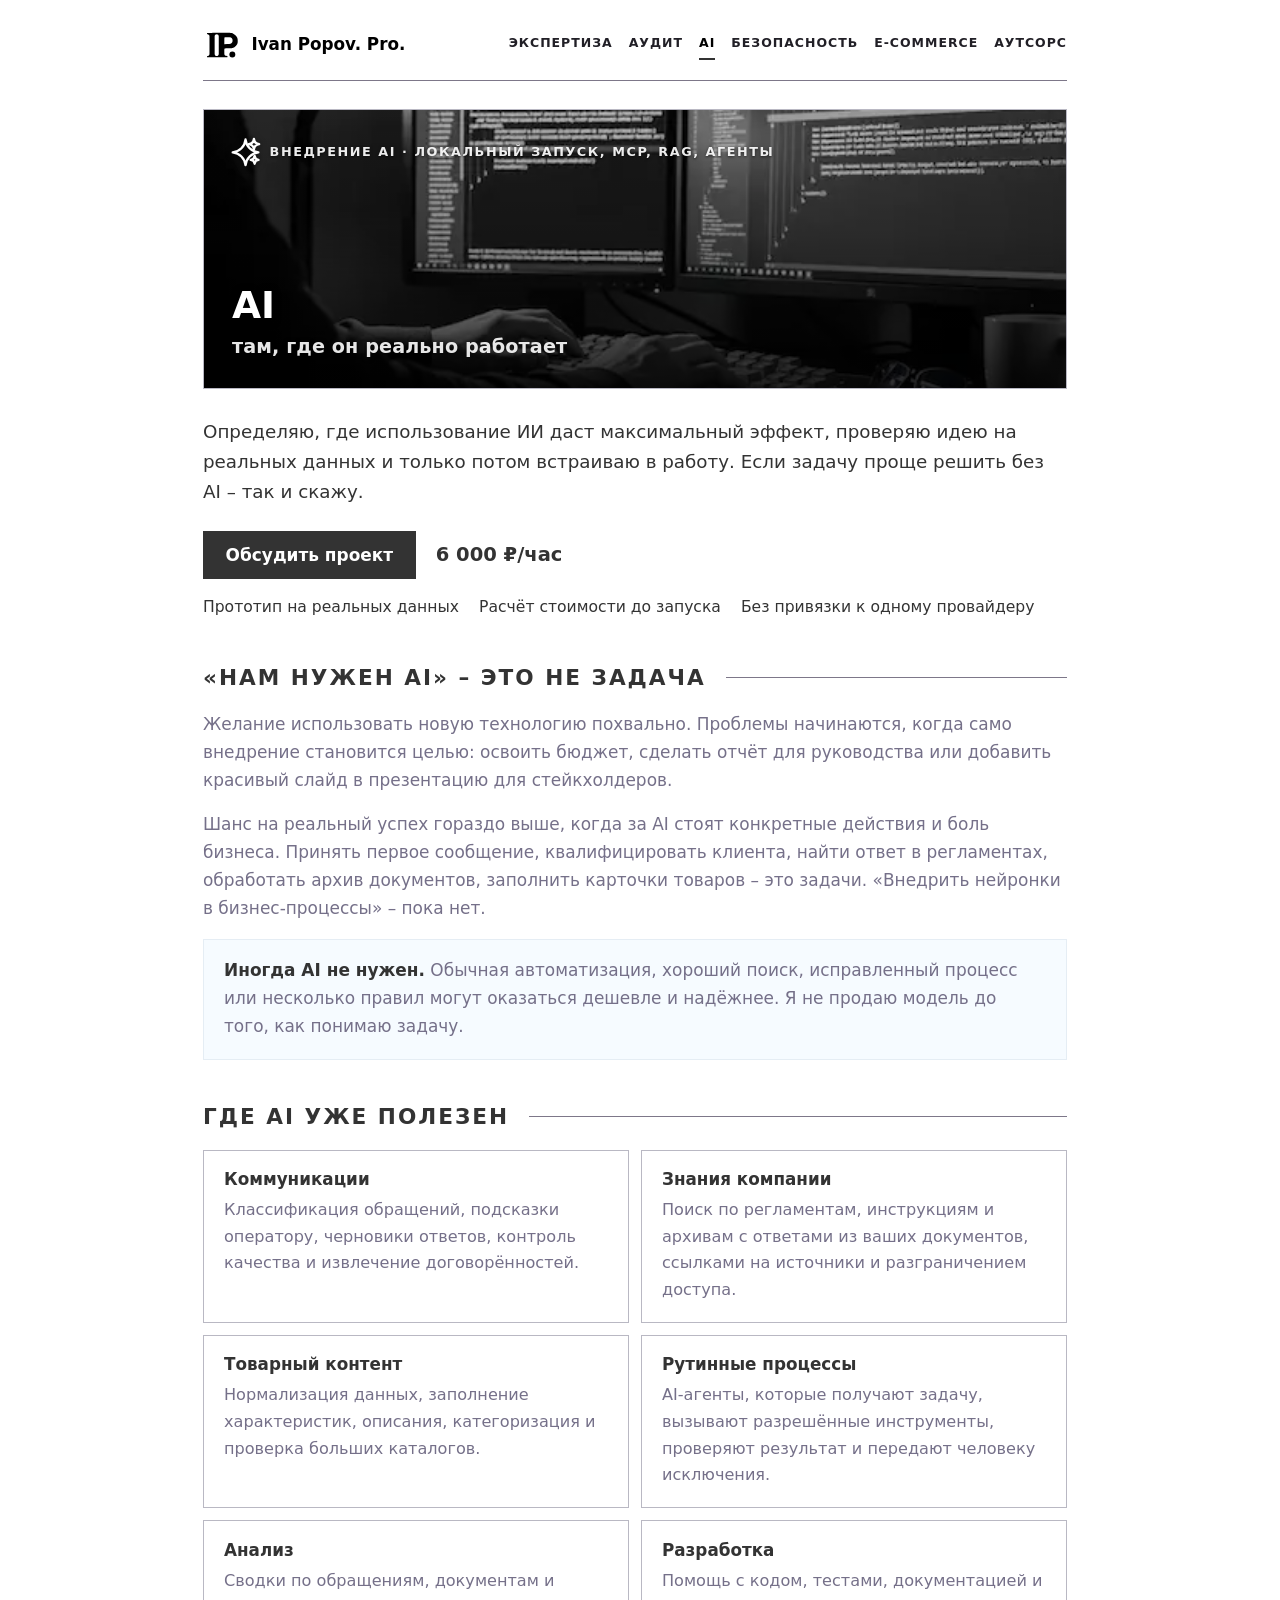
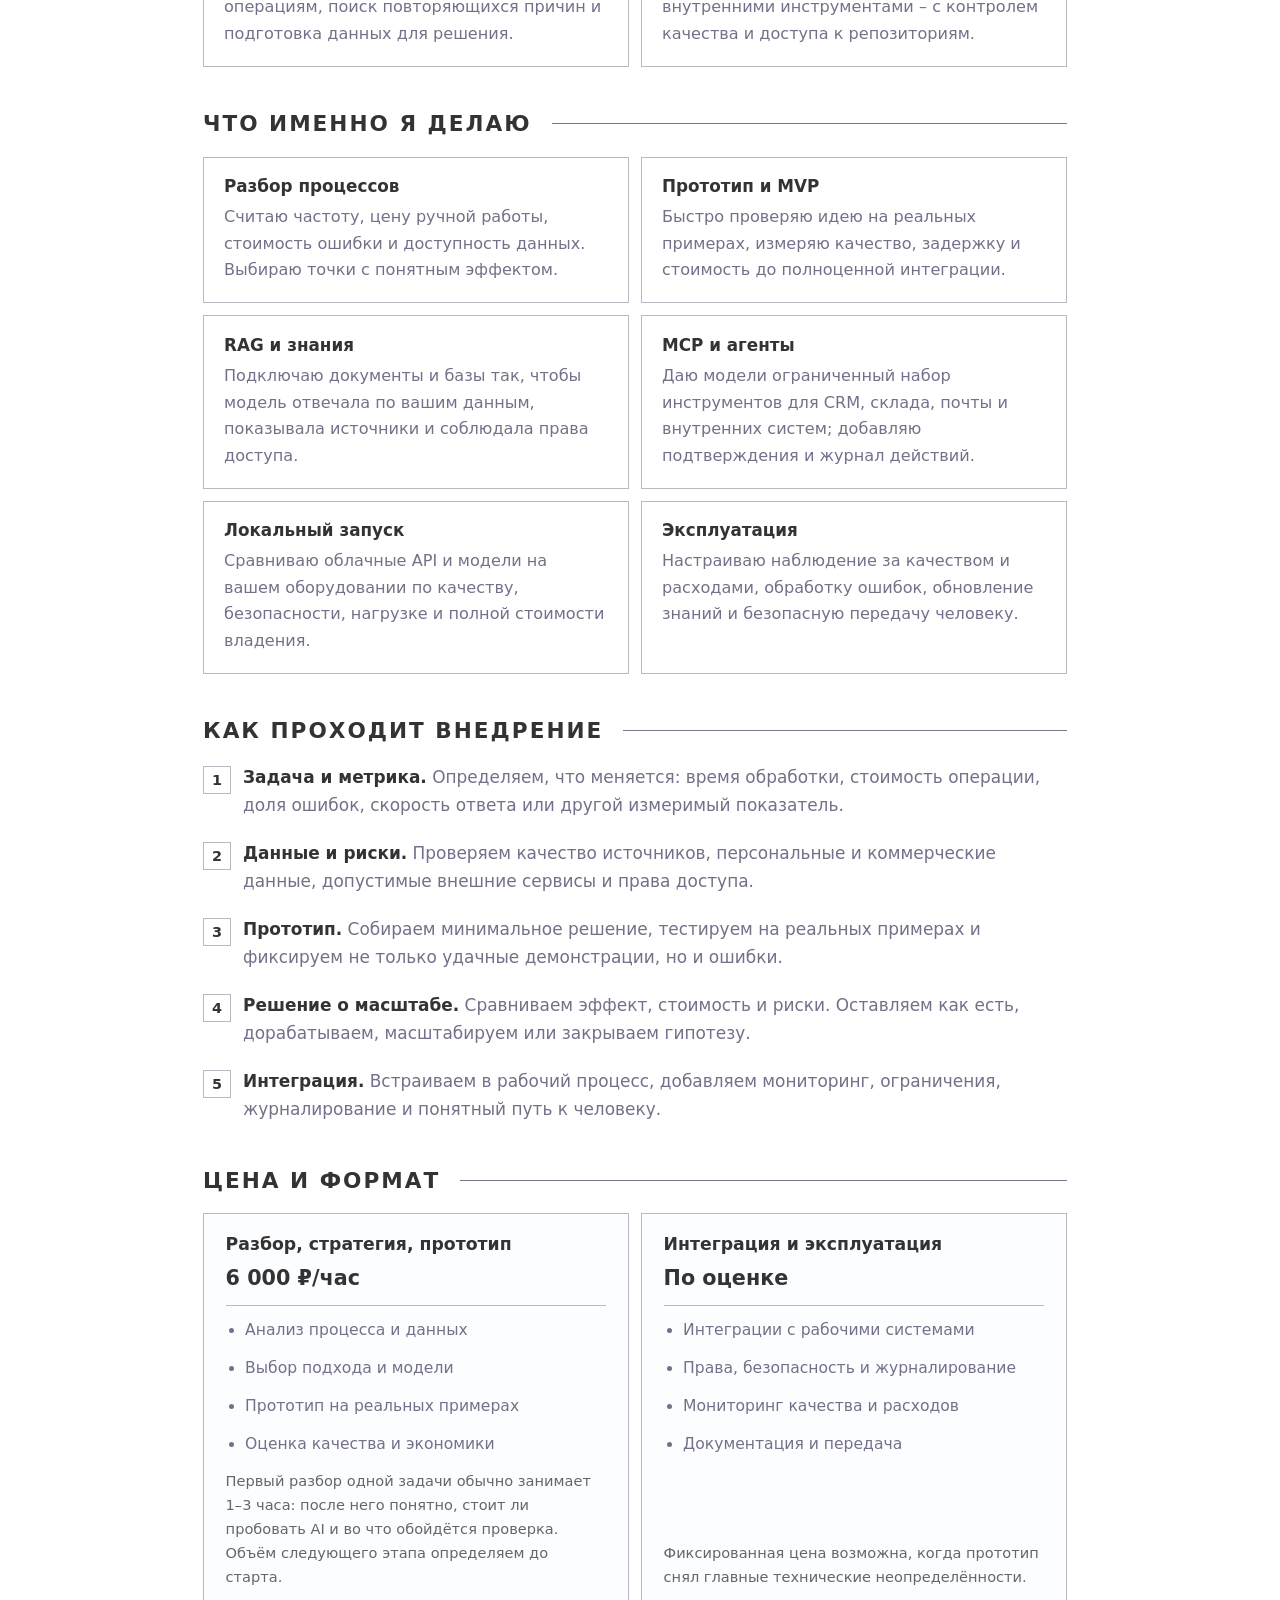
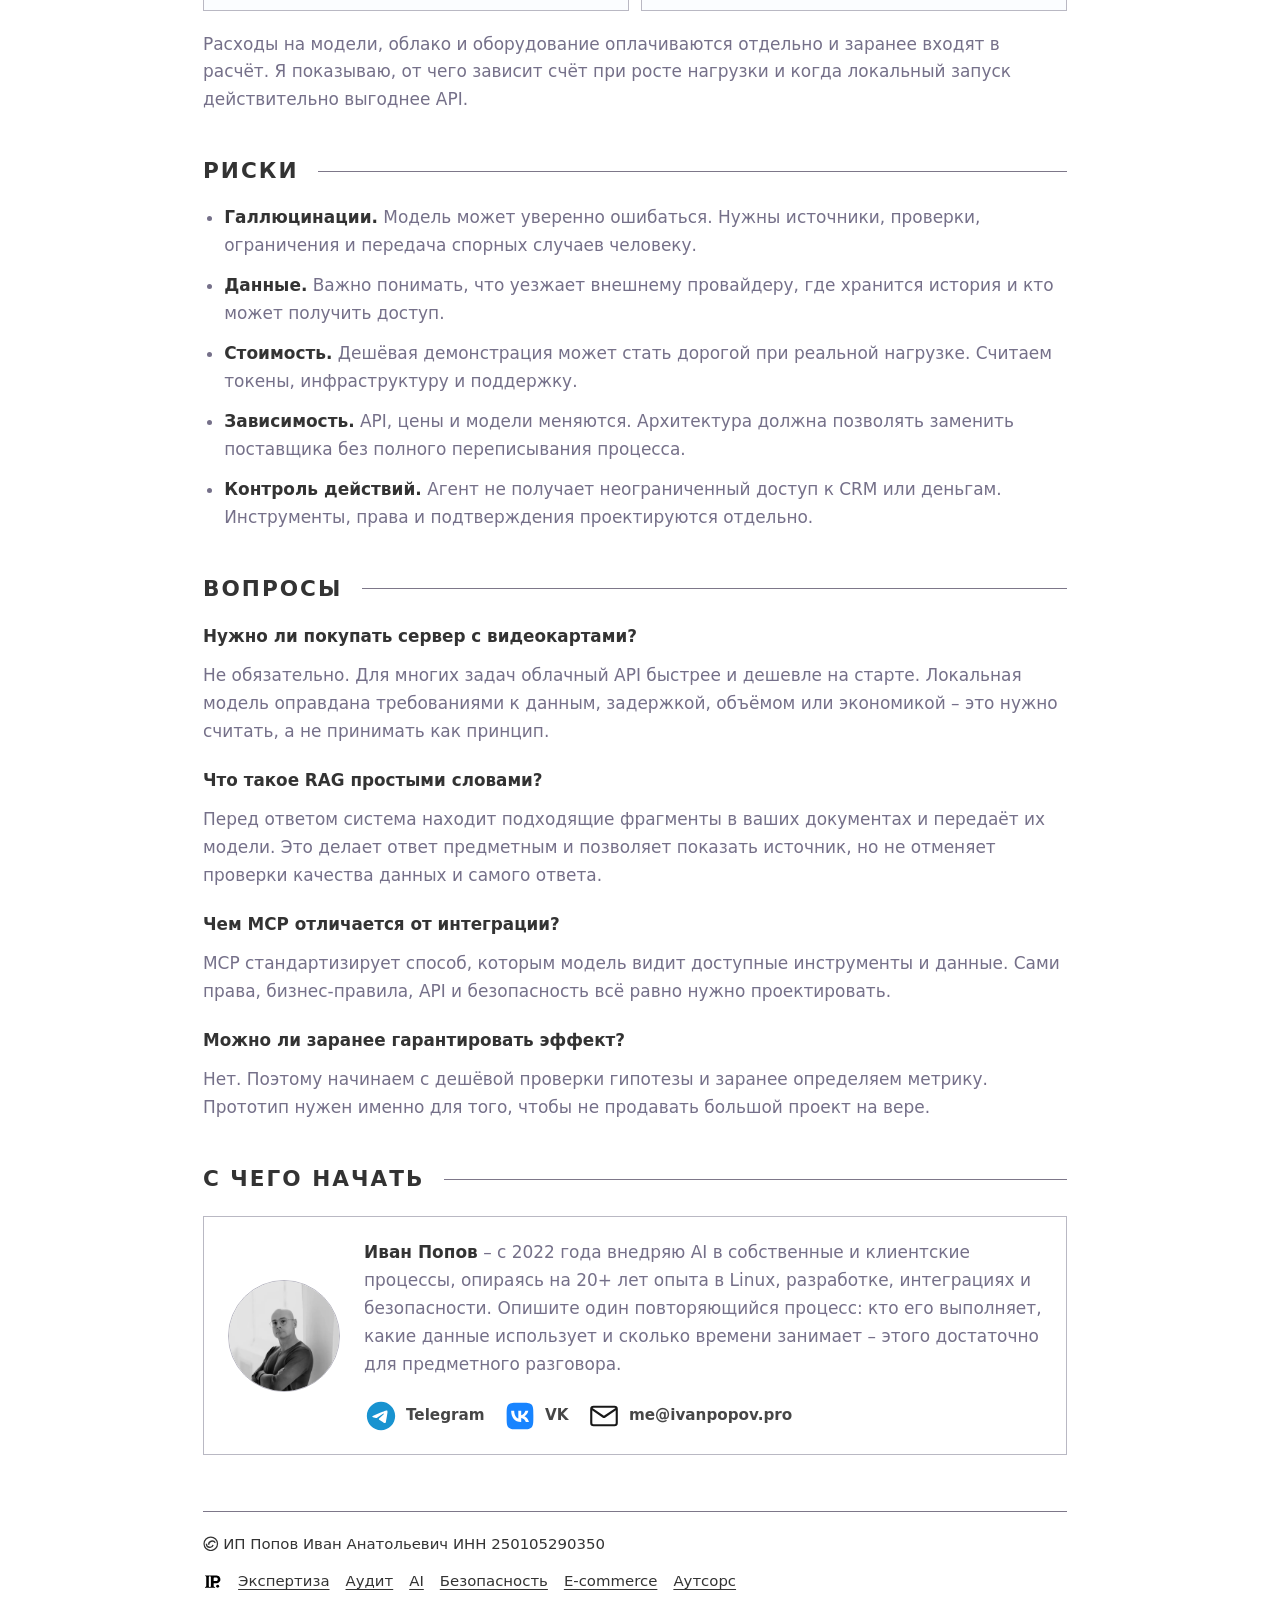
<file: ai/index.html>
<!DOCTYPE html>
<html lang="ru" prefix="og: https://ogp.me/ns#">

<head>
	<meta charset="utf-8">
	<meta name="viewport" content="width=device-width, initial-scale=1, maximum-scale=5">
	<title>AI для бизнеса, который реально работает – ИП Попов</title>
	<meta name="description"
		content="Внедрение ИИ под конкретные бизнес-задачи: сначала анализ сценариев, гипотезы, прототипы и тестирование, и только затем внедрение. Считаем эффект, принимая во внимание не только стоимость и риски, но и дальнейшие планы бизнеса.">
	<meta name="author" content="Иван Анатольевич Попов">
	<link rel="canonical" href="https://ivanpopov.pro/ai/">
	<link rel="icon" href="/favicon.ico?v=9ceaf78d" type="image/x-icon" sizes="any">
	<link rel="apple-touch-icon" href="/static/img/assets/apple-touch-icon.png?v=79300274" sizes="180x180">
	<meta property="og:type" content="website">
	<meta property="og:locale" content="ru_RU">
	<meta property="og:url" content="https://ivanpopov.pro/ai/">
	<meta property="og:title" content="AI для бизнеса: RAG, MCP, агенты под реальные задачи, а не для галочки – ИП Попов">
	<meta property="og:description"
		content="От конкретной бизнес-задачи до работающего AI-инструмента: прототип, данные, интеграция, безопасность и самое главное – экономика.">
	<meta property="og:image" content="https://ivanpopov.pro/static/img/about/og-image-olive-good.jpg">
	<meta property="og:image:type" content="image/jpeg">
	<meta property="og:image:width" content="1200">
	<meta property="og:image:height" content="630">
	<meta property="og:image:alt" content="Иван Попов">
	<meta name="twitter:card" content="summary_large_image">
	<meta name="twitter:title" content="AI для бизнеса – ИП Попов">
	<meta name="twitter:description"
		content="AI: LLM, RAG, MCP и агенты для реальных бизнес-задач, а не просто «чтобы было».">
	<meta name="twitter:image" content="https://ivanpopov.pro/static/img/about/og-image-olive-good.jpg">
	<meta name="twitter:image:alt" content="Иван Попов">
	<link rel="stylesheet" href="/static/css/landing.min.css?v=e25e78d3">
</head>

<body>
	<div class="landing-wrap">
		<header class="landing-header">
			<a class="landing-header__brand" href="/">
				<img src="/static/img/assets/ip-dot.svg?v=c075da02" alt="" width="38" height="38" decoding="async">
				<span>Ivan Popov. Pro.</span>
			</a>
			<nav class="landing-header__nav" aria-label="Услуги">
				<a href="/expert/">Экспертиза</a>
				<a href="/audit/">Аудит</a>
				<a href="/ai/" aria-current="page">AI</a>
				<a href="/security/">Безопасность</a>
				<a href="/ecommerce/">E-commerce</a>
				<a href="/outsource/">Аутсорс</a>
			</nav>
		</header>
		<main>
			<div class="landing-banner">
				<img class="landing-banner__img" src="/static/img/service/sysadmin.webp?v=04595002" alt="" width="640"
					height="320" fetchpriority="high">
				<div class="landing-banner__overlay">
					<div class="landing-banner__top">
						<span class="landing-banner__badge">
							<svg class="landing-banner__icon" xmlns="http://www.w3.org/2000/svg" viewBox="0 0 24 24"
								aria-hidden="true" overflow="visible">
								<g fill="none" stroke="currentColor" stroke-width="2" stroke-linejoin="round">
									<path
										d="M11.6 1.3C12.26 7.24 16.66 11.64 22.6 12.3 16.66 12.96 12.26 17.36 11.6 23.3 10.94 17.36 6.54 12.96 0.6 12.3 6.54 11.64 10.94 7.24 11.6 1.3Z" />
									<path
										d="M18.8 0.7C19.07 3.13 20.87 4.93 23.3 5.2 20.87 5.47 19.07 7.27 18.8 9.7 18.53 7.27 16.73 5.47 14.3 5.2 16.73 4.93 18.53 3.13 18.8 0.7Z" />
									<path
										d="M19.4 15.35C19.6 17.16 20.94 18.5 22.75 18.7 20.94 18.9 19.6 20.24 19.4 22.05 19.2 20.24 17.86 18.9 16.05 18.7 17.86 18.5 19.2 17.16 19.4 15.35Z" />
								</g>
							</svg>
							Внедрение AI · Локальный запуск, MCP, RAG, агенты
						</span>
					</div>
					<h1 class="landing-banner__title">AI<span class="landing-banner__subtitle">там, где он реально работает</span></h1>
				</div>
			</div>

			<section class="landing-section landing-hero">
				<p class="landing-hero__lead">Определяю, где использование ИИ даст максимальный эффект, проверяю идею на
					реальных
					данных и только потом встраиваю в работу. Если задачу проще решить без AI – так и скажу.</p>
				<p class="landing-hero__action">
					<a class="landing-cta" href="https://t.me/ivanpopovpro_bot?start=ai_lead" target="_blank"
						rel="noopener noreferrer">Обсудить проект</a>
					<span class="landing-hero__price">6 000 ₽/час</span>
				</p>
				<div class="landing-meta">
					<span>Прототип на реальных данных</span>
					<span>Расчёт стоимости до запуска</span>
					<span>Без привязки к одному провайдеру</span>
				</div>
			</section>

			<section class="landing-section">
				<h2>«Нам нужен AI» – это не задача</h2>
				<p>Желание использовать новую технологию похвально. Проблемы начинаются, когда само внедрение становится целью:
					освоить бюджет, сделать отчёт для руководства или добавить красивый слайд в презентацию для стейкхолдеров.</p>
				<p>Шанс на реальный успех гораздо выше, когда за AI стоят конкретные действия и боль бизнеса. Принять первое
					сообщение,
					квалифицировать клиента, найти ответ в регламентах, обработать архив документов, заполнить карточки товаров –
					это задачи. «Внедрить нейронки в бизнес-процессы» – пока нет.</p>
				<div class="landing-highlight">
					<p><strong>Иногда AI не нужен.</strong> Обычная автоматизация, хороший поиск, исправленный процесс или
						несколько правил могут оказаться дешевле и надёжнее. Я не продаю модель до того, как понимаю задачу.</p>
				</div>
			</section>

			<section class="landing-section">
				<h2>Где AI уже полезен</h2>
				<div class="landing-cards">
					<article class="landing-card">
						<h3>Коммуникации</h3>
						<p>Классификация обращений, подсказки оператору, черновики ответов, контроль качества и извлечение
							договорённостей.</p>
					</article>
					<article class="landing-card">
						<h3>Знания компании</h3>
						<p>Поиск по регламентам, инструкциям и архивам с ответами из ваших документов, ссылками на источники и
							разграничением доступа.</p>
					</article>
					<article class="landing-card">
						<h3>Товарный контент</h3>
						<p>Нормализация данных, заполнение характеристик, описания, категоризация и проверка больших каталогов.</p>
					</article>
					<article class="landing-card">
						<h3>Рутинные процессы</h3>
						<p>AI-агенты, которые получают задачу, вызывают разрешённые инструменты, проверяют результат и передают
							человеку исключения.</p>
					</article>
					<article class="landing-card">
						<h3>Анализ</h3>
						<p>Сводки по обращениям, документам и операциям, поиск повторяющихся причин и подготовка данных для решения.
						</p>
					</article>
					<article class="landing-card">
						<h3>Разработка</h3>
						<p>Помощь с кодом, тестами, документацией и внутренними инструментами – с контролем качества и доступа к
							репозиториям.</p>
					</article>
				</div>
			</section>

			<section class="landing-section">
				<h2>Что именно я делаю</h2>
				<div class="landing-cards">
					<article class="landing-card">
						<h3>Разбор процессов</h3>
						<p>Считаю частоту, цену ручной работы, стоимость ошибки и доступность данных. Выбираю точки с понятным
							эффектом.</p>
					</article>
					<article class="landing-card">
						<h3>Прототип и MVP</h3>
						<p>Быстро проверяю идею на реальных примерах, измеряю качество, задержку и стоимость до полноценной
							интеграции.</p>
					</article>
					<article class="landing-card">
						<h3>RAG и знания</h3>
						<p>Подключаю документы и базы так, чтобы модель отвечала по вашим данным, показывала источники и соблюдала
							права доступа.</p>
					</article>
					<article class="landing-card">
						<h3>MCP и агенты</h3>
						<p>Даю модели ограниченный набор инструментов для CRM, склада, почты и внутренних систем; добавляю
							подтверждения и журнал действий.</p>
					</article>
					<article class="landing-card">
						<h3>Локальный запуск</h3>
						<p>Сравниваю облачные API и модели на вашем оборудовании по качеству, безопасности, нагрузке и полной
							стоимости владения.</p>
					</article>
					<article class="landing-card">
						<h3>Эксплуатация</h3>
						<p>Настраиваю наблюдение за качеством и расходами, обработку ошибок, обновление знаний и безопасную передачу
							человеку.</p>
					</article>
				</div>
			</section>

			<section class="landing-section">
				<h2>Как проходит внедрение</h2>
				<ol class="landing-steps">
					<li><strong>Задача и метрика.</strong> Определяем, что меняется: время обработки, стоимость операции, доля
						ошибок, скорость ответа или другой измеримый показатель.</li>
					<li><strong>Данные и риски.</strong> Проверяем качество источников, персональные и коммерческие данные,
						допустимые внешние сервисы и права доступа.</li>
					<li><strong>Прототип.</strong> Собираем минимальное решение, тестируем на реальных примерах и фиксируем не
						только удачные демонстрации, но и ошибки.</li>
					<li><strong>Решение о масштабе.</strong> Сравниваем эффект, стоимость и риски. Оставляем как есть,
						дорабатываем, масштабируем или закрываем гипотезу.</li>
					<li><strong>Интеграция.</strong> Встраиваем в рабочий процесс, добавляем мониторинг, ограничения,
						журналирование и понятный путь к человеку.</li>
				</ol>
			</section>

			<section class="landing-section">
				<h2>Цена и формат</h2>
				<div class="landing-package-grid">
					<article class="landing-package">
						<div class="landing-package__head">
							<h3>Разбор, стратегия, прототип</h3>
							<p class="landing-package__price">6 000 ₽/час</p>
						</div>
						<ul class="landing-list">
							<li>Анализ процесса и данных</li>
							<li>Выбор подхода и модели</li>
							<li>Прототип на реальных примерах</li>
							<li>Оценка качества и экономики</li>
						</ul>
						<p class="landing-package__note">Первый разбор одной задачи обычно занимает 1–3 часа: после него понятно,
							стоит ли пробовать AI и во что обойдётся проверка. Объём следующего этапа определяем до старта.</p>
					</article>
					<article class="landing-package">
						<div class="landing-package__head">
							<h3>Интеграция и эксплуатация</h3>
							<p class="landing-package__price">По оценке</p>
						</div>
						<ul class="landing-list">
							<li>Интеграции с рабочими системами</li>
							<li>Права, безопасность и журналирование</li>
							<li>Мониторинг качества и расходов</li>
							<li>Документация и передача</li>
						</ul>
						<p class="landing-package__note">Фиксированная цена возможна, когда прототип снял главные технические
							неопределённости.</p>
					</article>
				</div>
				<p>Расходы на модели, облако и оборудование оплачиваются отдельно и заранее входят в расчёт. Я показываю, от
					чего зависит счёт при росте нагрузки и когда локальный запуск действительно выгоднее API.</p>
			</section>

			<section class="landing-section">
				<h2>Риски</h2>
				<ul class="landing-list">
					<li><strong>Галлюцинации.</strong> Модель может уверенно ошибаться. Нужны источники, проверки, ограничения и
						передача спорных случаев человеку.</li>
					<li><strong>Данные.</strong> Важно понимать, что уезжает внешнему провайдеру, где хранится история и кто может
						получить доступ.</li>
					<li><strong>Стоимость.</strong> Дешёвая демонстрация может стать дорогой при реальной нагрузке. Считаем
						токены, инфраструктуру и поддержку.</li>
					<li><strong>Зависимость.</strong> API, цены и модели меняются. Архитектура должна позволять заменить
						поставщика без полного переписывания процесса.</li>
					<li><strong>Контроль действий.</strong> Агент не получает неограниченный доступ к CRM или деньгам.
						Инструменты, права и подтверждения проектируются отдельно.</li>
				</ul>
			</section>

			<section class="landing-section landing-faq">
				<h2>Вопросы</h2>
				<h3>Нужно ли покупать сервер с видеокартами?</h3>
				<p>Не обязательно. Для многих задач облачный API быстрее и дешевле на старте. Локальная модель оправдана
					требованиями к данным, задержкой, объёмом или экономикой – это нужно считать, а не принимать как принцип.</p>
				<h3>Что такое RAG простыми словами?</h3>
				<p>Перед ответом система находит подходящие фрагменты в ваших документах и передаёт их модели. Это делает ответ
					предметным и позволяет показать источник, но не отменяет проверки качества данных и самого ответа.</p>
				<h3>Чем MCP отличается от интеграции?</h3>
				<p>MCP стандартизирует способ, которым модель видит доступные инструменты и данные. Сами права, бизнес-правила,
					API и безопасность всё равно нужно проектировать.</p>
				<h3>Можно ли заранее гарантировать эффект?</h3>
				<p>Нет. Поэтому начинаем с дешёвой проверки гипотезы и заранее определяем метрику. Прототип нужен именно для
					того, чтобы не продавать большой проект на вере.</p>
			</section>

			<section class="landing-section">
				<h2>С чего начать</h2>
				<div class="landing-author-card">
					<img class="landing-author-card__photo" src="/static/img/about/ip-foto-mobile.webp?v=18b455cd"
						alt="Иван Попов" width="112" height="112" loading="lazy" decoding="async">
					<div class="landing-author-card__body">
						<p><strong>Иван Попов</strong> – с 2022 года внедряю AI в собственные и клиентские процессы, опираясь на 20+
							лет опыта в Linux, разработке, интеграциях и безопасности. Опишите один повторяющийся процесс: кто его
							выполняет, какие данные использует и сколько времени занимает – этого достаточно для предметного
							разговора.</p>
						<div class="landing-social" aria-label="Ссылки для связи">
							<a href="https://t.me/ivanpopovpro_bot?start=ai_talk" target="_blank" rel="noopener noreferrer">
								<img src="/static/img/social/tg.svg?v=d3b80a19" alt="" width="34" height="34" decoding="async">
								<span>Telegram</span>
							</a>
							<a href="https://vk.com/ivanpopovpro" target="_blank" rel="noopener noreferrer">
								<img src="/static/img/social/vk.svg?v=82b84296" alt="" width="34" height="34" decoding="async">
								<span>VK</span>
							</a>
							<a href="mailto:me@ivanpopov.pro?subject=AI-%D0%B7%D0%B0%D0%B4%D0%B0%D1%87%D0%B0" class="ip_mail">
								<img src="/static/img/social/mail.svg?v=9cb2ec4f" alt="" width="34" height="34" decoding="async">
								<span>me@ivanpopov.pro</span>
							</a>
						</div>
					</div>
				</div>
			</section>
		</main>
		<footer class="landing-footer">
			<div class="copyhuy">
				<p><a href="https://copyhuy.net/" target="_blank" aria-label="Копихуй"><svg class="copyhuy__mark"
							xmlns="http://www.w3.org/2000/svg" viewBox="0 0 473 468" width="1em" height="1em" aria-hidden="true"
							focusable="false">
							<path fill-rule="evenodd"
								d="M235 10 A222 222 0 1 1 235 454 A222 222 0 1 1 235 10 Z M235 47 A185 185 0 1 0 235 417 A185 185 0 1 0 235 47 Z" />
							<path d="M83.4 229 A124 124 0 0 0 324.4 277.3 L285.3 264.4 A83 83 0 0 1 124.6 229 Z" />
							<path d="M151.3 264 A128 128 0 0 1 388.5 190.4 L351.7 211.9 A85 85 0 0 0 194.5 264 Z" />
						</svg></a>ИП Попов Иван Анатольевич ИНН 250105290350</p>
			</div>
			<nav aria-label="Навигация">
				<a class="landing-footer__home" href="/" aria-label="Главная"><img src="/static/img/assets/ip-dot.svg?v=c075da02" alt="" width="20" height="20" decoding="async"></a>
				<a href="/expert/">Экспертиза</a>
				<a href="/audit/">Аудит</a>
				<a href="/ai/">AI</a>
				<a href="/security/">Безопасность</a>
				<a href="/ecommerce/">E-commerce</a>
				<a href="/outsource/">Аутсорс</a>
			</nav>
		</footer>
	</div>
</body>

</html>
</file>
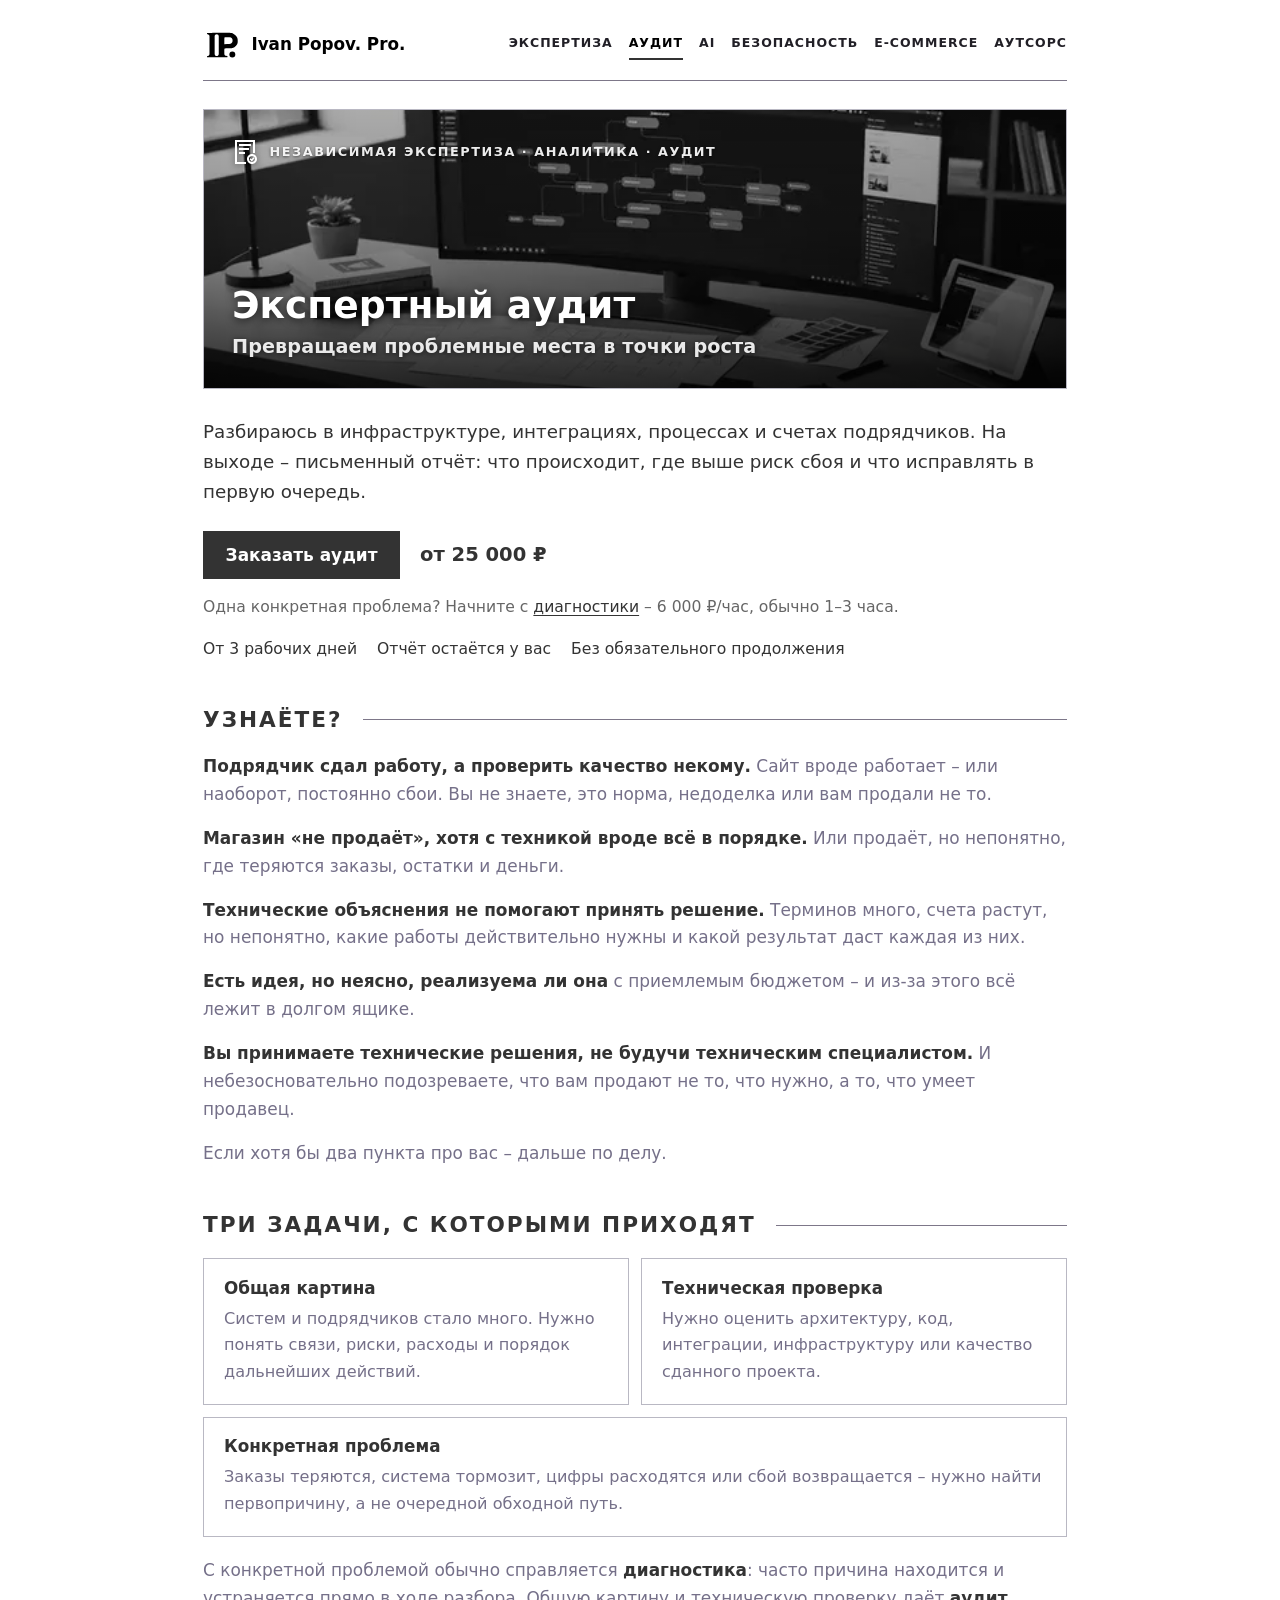
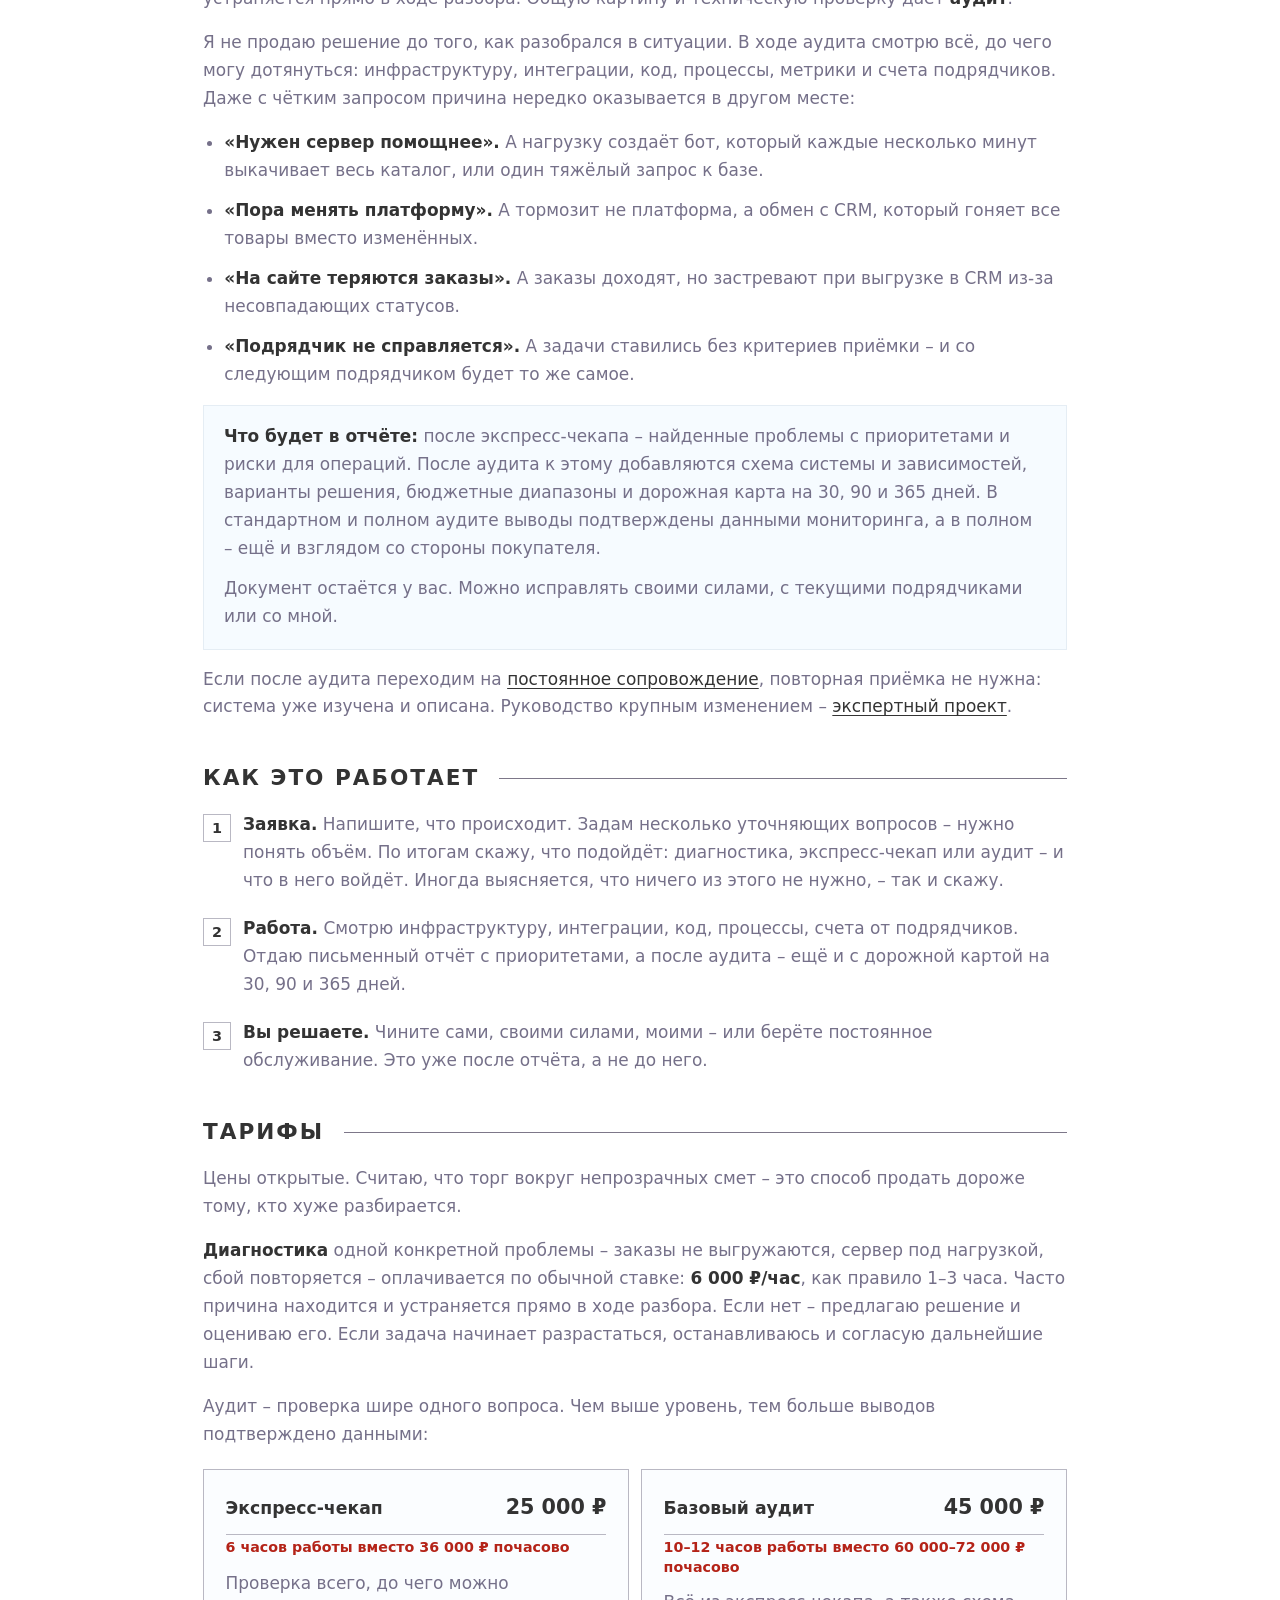
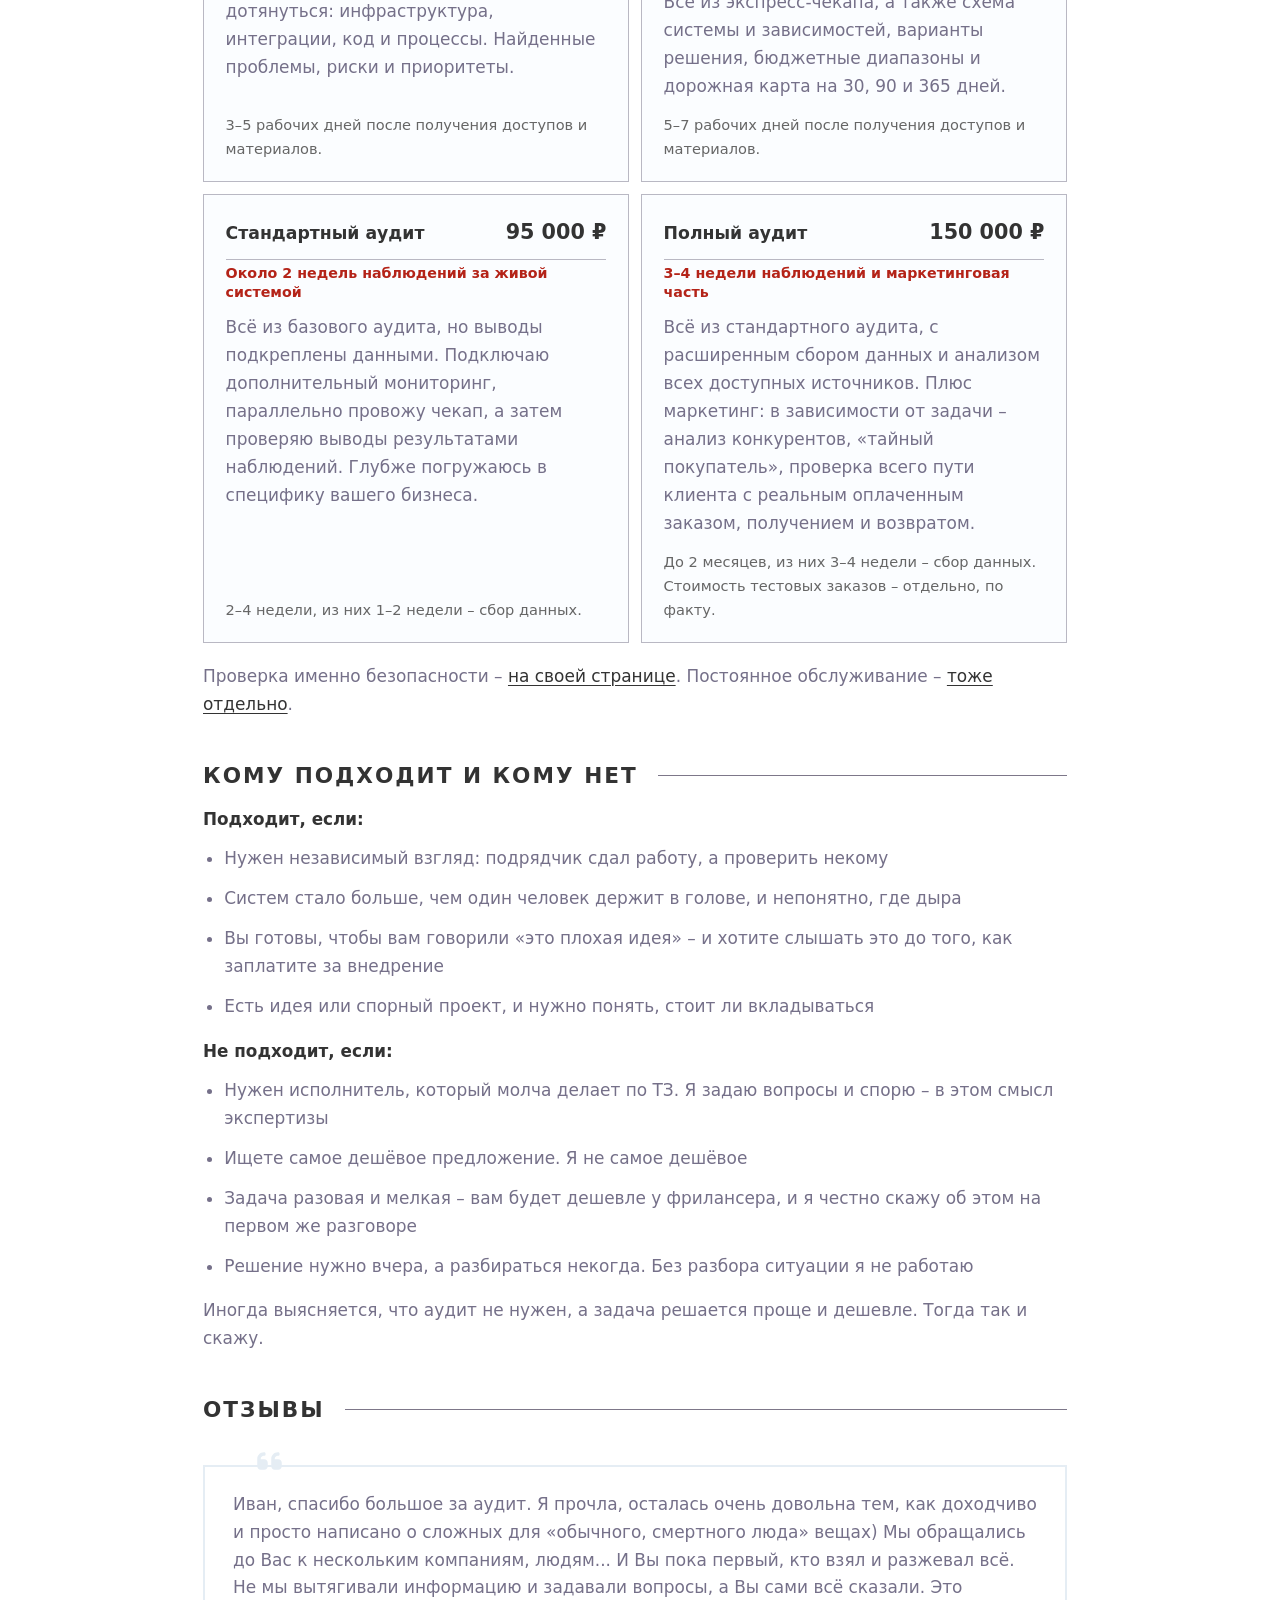
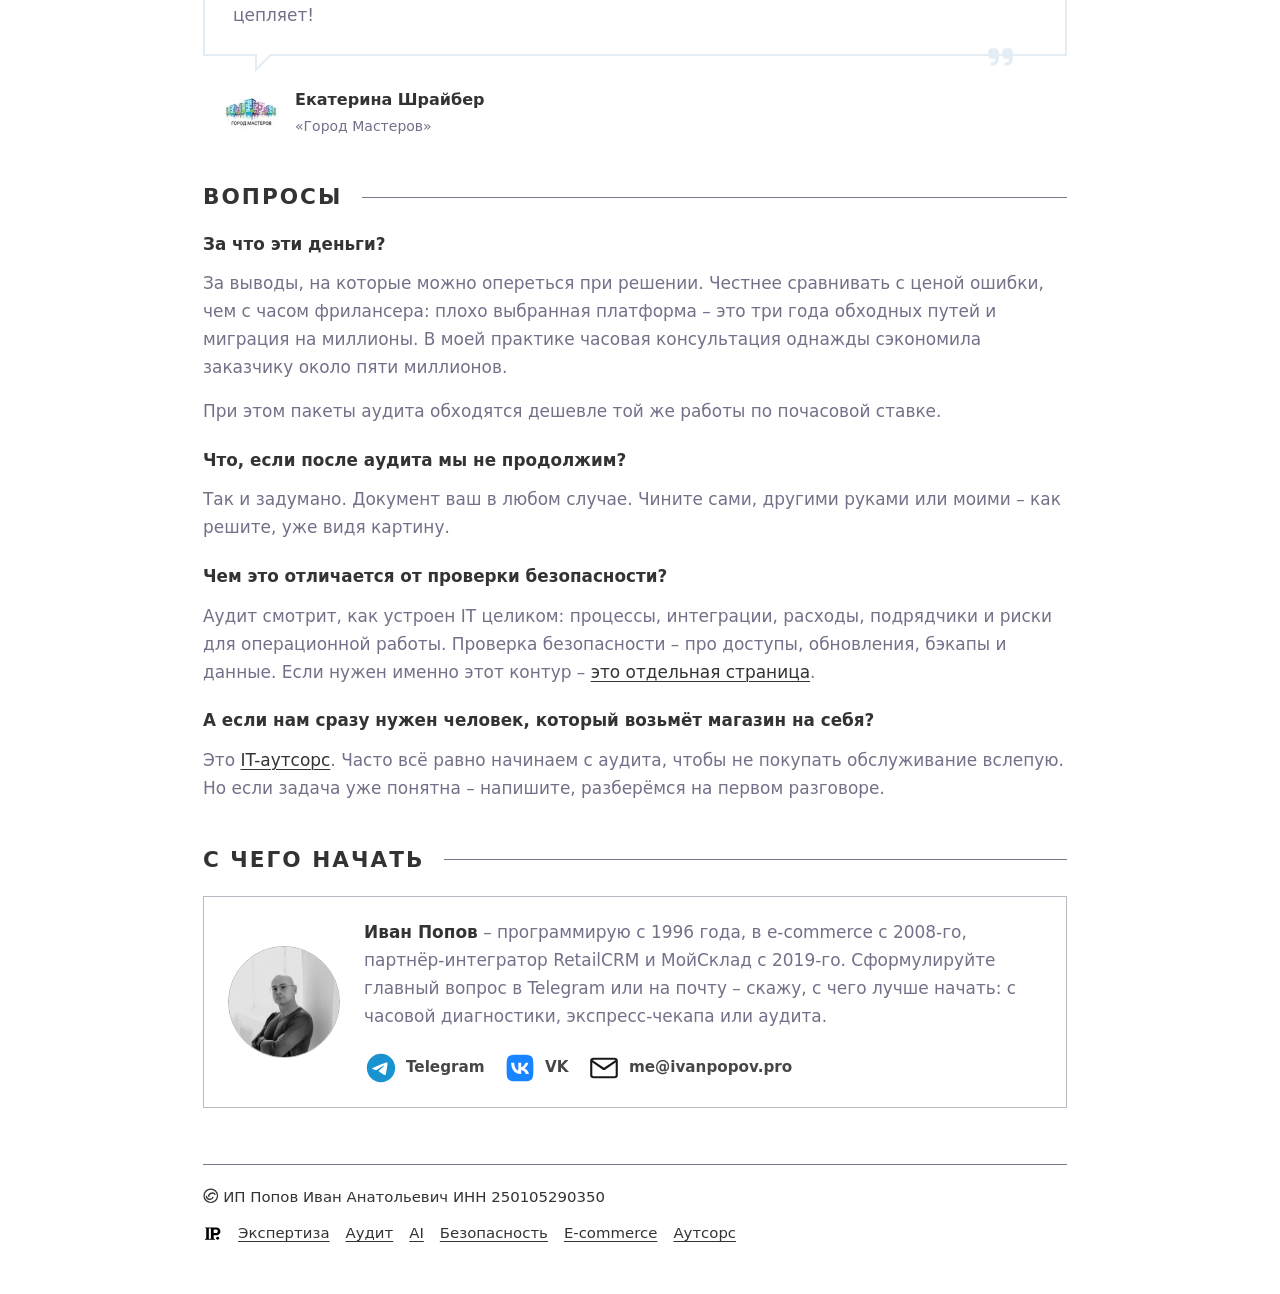
<file: audit/index.html>
<!DOCTYPE html>
<html lang="ru" prefix="og: https://ogp.me/ns#">

<head>
	<meta charset="utf-8">
	<meta name="viewport" content="width=device-width, initial-scale=1, maximum-scale=5">
	<title>IT-аудит для бизнеса – ИП Попов</title>
	<meta name="description"
		content="Независимый аудит IT: инфраструктура, интеграции, процессы, подрядчики. Экспресс-чекап за 3–5 дней – 25 000 ₽, базовый аудит с дорожной картой – 45 000 ₽, диагностика конкретной проблемы – 6 000 ₽/час. Письменный отчёт остаётся у вас.">
	<meta name="author" content="Иван Анатольевич Попов">
	<link rel="canonical" href="https://ivanpopov.pro/audit/">
	<link rel="icon" href="/favicon.ico?v=9ceaf78d" type="image/x-icon" sizes="any">
	<link rel="apple-touch-icon" href="/static/img/assets/apple-touch-icon.png?v=79300274" sizes="180x180">
	<meta property="og:type" content="website">
	<meta property="og:locale" content="ru_RU">
	<meta property="og:url" content="https://ivanpopov.pro/audit/">
	<meta property="og:title" content="IT-аудит для бизнеса – ИП Попов">
	<meta property="og:description"
		content="Где риск, где переплата и что делать первым. Независимый аудит инфраструктуры, интеграций, процессов и подрядчиков с письменным отчётом.">
	<meta property="og:image" content="https://ivanpopov.pro/static/img/about/og-image-olive-good.jpg">
	<meta property="og:image:type" content="image/jpeg">
	<meta property="og:image:width" content="1200">
	<meta property="og:image:height" content="630">
	<meta property="og:image:alt" content="Иван Попов">
	<meta name="twitter:card" content="summary_large_image">
	<meta name="twitter:title" content="IT-аудит для бизнеса – ИП Попов">
	<meta name="twitter:description"
		content="Независимый аудит IT. Экспресс-чекап за 3–5 дней, аудит с дорожной картой или диагностика конкретной проблемы.">
	<meta name="twitter:image" content="https://ivanpopov.pro/static/img/about/og-image-olive-good.jpg">
	<meta name="twitter:image:alt" content="Иван Попов">
	<link rel="stylesheet" href="/static/css/landing.min.css?v=e25e78d3">
</head>

<body>
	<div class="landing-wrap">
		<header class="landing-header">
			<a class="landing-header__brand" href="/">
				<img src="/static/img/assets/ip-dot.svg?v=c075da02" alt="" width="38" height="38" decoding="async">
				<span>Ivan Popov. Pro.</span>
			</a>
			<nav class="landing-header__nav" aria-label="Услуги">
				<a href="/expert/">Экспертиза</a>
				<a href="/audit/" aria-current="page">Аудит</a>
				<a href="/ai/">AI</a>
				<a href="/security/">Безопасность</a>
				<a href="/ecommerce/">E-commerce</a>
				<a href="/outsource/">Аутсорс</a>
			</nav>
		</header>
		<main>
			<div class="landing-banner">
				<img class="landing-banner__img" src="/static/img/service/web.webp?v=217628a5" alt="" width="640" height="320"
					fetchpriority="high">
				<div class="landing-banner__overlay">
					<div class="landing-banner__top">
						<span class="landing-banner__badge">
							<svg class="landing-banner__icon" xmlns="http://www.w3.org/2000/svg" viewBox="0 0 1024 1024"
								aria-hidden="true">
								<path d="M182.52 146.2h585.14v402.28h73.15V73.06H109.38v877.71h402.28v-73.14H182.52z" />
								<path
									d="M255.67 219.34h438.86v73.14H255.67zM255.67 365.63h365.71v73.14H255.67zM255.67 511.91H475.1v73.14H255.67zM731.02 585.06c-100.99 0-182.86 81.87-182.86 182.86s81.87 182.86 182.86 182.86 182.86-81.87 182.86-182.86-81.87-182.86-182.86-182.86z m0 292.57c-60.5 0-109.71-49.22-109.71-109.71 0-60.5 49.22-109.71 109.71-109.71 60.5 0 109.71 49.22 109.71 109.71 0 60.49-49.22 109.71-109.71 109.71z" />
								<path d="M717.88 777.65l-42.55-38.13-36.61 40.86 84.02 75.27 102.98-118.47-41.39-36z" />
							</svg>
							Независимая экспертиза · Аналитика · Аудит
						</span>
					</div>
					<h1 class="landing-banner__title">Экспертный аудит<span class="landing-banner__subtitle">Превращаем проблемные места в точки роста</span></h1>
				</div>
			</div>

			<section class="landing-section landing-hero">
				<p class="landing-hero__lead">Разбираюсь в инфраструктуре, интеграциях, процессах и счетах подрядчиков. На
					выходе – письменный отчёт: что происходит, где выше риск сбоя и что исправлять в первую очередь.</p>
				<p class="landing-hero__action">
					<a class="landing-cta" href="https://t.me/ivanpopovpro_bot?start=audit_order" target="_blank"
						rel="noopener noreferrer">Заказать
						аудит</a>
					<span class="landing-hero__price">от 25 000 ₽</span>
				</p>
				<p class="landing-note">Одна конкретная проблема? Начните с <a href="#price">диагностики</a> – 6 000 ₽/час,
					обычно 1–3 часа.</p>
				<div class="landing-meta">
					<span>От 3 рабочих дней</span>
					<span>Отчёт остаётся у вас</span>
					<span>Без обязательного продолжения</span>
				</div>
			</section>

			<section class="landing-section">
				<h2>Узнаёте?</h2>
				<p><strong>Подрядчик сдал работу, а проверить качество некому.</strong> Сайт вроде работает – или наоборот,
					постоянно сбои. Вы не знаете, это норма, недоделка или вам продали не то.</p>
				<p><strong>Магазин «не продаёт», хотя с техникой вроде всё в порядке.</strong> Или продаёт, но непонятно, где
					теряются заказы, остатки и деньги.</p>
				<p><strong>Технические объяснения не помогают принять решение.</strong> Терминов много, счета растут, но
					непонятно, какие работы действительно нужны и какой результат даст каждая из них.</p>
				<p><strong>Есть идея, но неясно, реализуема ли она</strong> с приемлемым бюджетом – и из-за этого всё лежит в
					долгом ящике.</p>
				<p><strong>Вы принимаете технические решения, не будучи техническим специалистом.</strong> И небезосновательно
					подозреваете, что вам продают не то, что нужно, а то, что умеет продавец.</p>
				<p>Если хотя бы два пункта про вас – дальше по делу.</p>
			</section>

			<section class="landing-section">
				<h2>Три задачи, с которыми приходят</h2>
				<div class="landing-cards">
					<article class="landing-card">
						<h3>Общая картина</h3>
						<p>Систем и подрядчиков стало много. Нужно понять связи, риски, расходы и порядок дальнейших действий.</p>
					</article>
					<article class="landing-card">
						<h3>Техническая проверка</h3>
						<p>Нужно оценить архитектуру, код, интеграции, инфраструктуру или качество сданного проекта.</p>
					</article>
					<article class="landing-card">
						<h3>Конкретная проблема</h3>
						<p>Заказы теряются, система тормозит, цифры расходятся или сбой возвращается – нужно найти первопричину, а
							не очередной обходной путь.</p>
					</article>
				</div>
				<p>С конкретной проблемой обычно справляется <strong>диагностика</strong>: часто причина находится и устраняется
					прямо в ходе разбора. Общую картину и техническую проверку даёт <strong>аудит</strong>.</p>
				<p>Я не продаю решение до того, как разобрался в ситуации. В ходе аудита смотрю всё, до чего могу дотянуться:
					инфраструктуру, интеграции, код, процессы, метрики и счета подрядчиков. Даже с чётким запросом причина нередко
					оказывается в другом месте:</p>
				<ul class="landing-list">
					<li><strong>«Нужен сервер помощнее».</strong> А нагрузку создаёт бот, который каждые несколько минут
						выкачивает весь каталог, или один тяжёлый запрос к базе.</li>
					<li><strong>«Пора менять платформу».</strong> А тормозит не платформа, а обмен с CRM, который гоняет все
						товары вместо изменённых.</li>
					<li><strong>«На сайте теряются заказы».</strong> А заказы доходят, но застревают при выгрузке в CRM из-за
						несовпадающих статусов.</li>
					<li><strong>«Подрядчик не справляется».</strong> А задачи ставились без критериев приёмки – и со следующим
						подрядчиком будет то же самое.</li>
				</ul>
				<div class="landing-highlight">
					<p><strong>Что будет в отчёте:</strong> после экспресс-чекапа – найденные проблемы с приоритетами и риски для
						операций. После аудита к этому добавляются схема системы и зависимостей, варианты решения, бюджетные
						диапазоны и дорожная карта на 30, 90 и 365 дней. В стандартном и полном аудите выводы подтверждены данными
						мониторинга, а в полном – ещё и взглядом со стороны покупателя.</p>
					<p>Документ остаётся у вас. Можно исправлять своими силами, с текущими подрядчиками или со мной.</p>
				</div>
				<p>Если после аудита переходим на <a href="/outsource/">постоянное сопровождение</a>, повторная приёмка не
					нужна: система уже изучена и описана. Руководство крупным изменением – <a href="/expert/">экспертный
						проект</a>.</p>
			</section>

			<section class="landing-section">
				<h2>Как это работает</h2>
				<ol class="landing-steps">
					<li><strong>Заявка.</strong> Напишите, что происходит. Задам несколько уточняющих вопросов – нужно понять
						объём. По итогам скажу, что подойдёт: диагностика, экспресс-чекап или аудит – и что в него войдёт. Иногда
						выясняется, что ничего из этого не нужно, – так и скажу.</li>
					<li><strong>Работа.</strong> Смотрю инфраструктуру, интеграции, код, процессы, счета от подрядчиков. Отдаю
						письменный отчёт с приоритетами, а после аудита – ещё и с дорожной картой на 30, 90 и 365 дней.</li>
					<li><strong>Вы решаете.</strong> Чините сами, своими силами, моими – или берёте постоянное обслуживание.
						Это уже после отчёта, а не до него.</li>
				</ol>
			</section>

			<section class="landing-section" id="price">
				<h2>Тарифы</h2>
				<p>Цены открытые. Считаю, что торг вокруг непрозрачных смет – это способ продать дороже тому, кто хуже
					разбирается.</p>
				<p><strong>Диагностика</strong> одной конкретной проблемы – заказы не выгружаются, сервер под нагрузкой, сбой
					повторяется – оплачивается по обычной ставке: <strong>6 000 ₽/час</strong>, как правило 1–3 часа. Часто
					причина находится и
					устраняется прямо в ходе разбора. Если нет – предлагаю решение и оцениваю его. Если задача начинает
					разрастаться, останавливаюсь и согласую дальнейшие шаги.</p>
				<p>Аудит – проверка шире одного вопроса. Чем выше уровень, тем больше выводов подтверждено данными:</p>
				<div class="landing-package-grid">
					<article class="landing-package">
						<div class="landing-package__head">
							<h3>Экспресс-чекап</h3>
							<p class="landing-package__price">25 000 ₽</p>
						</div>
						<p class="landing-package__anchor">6 часов работы вместо 36 000 ₽ почасово</p>
						<p>Проверка всего, до чего можно дотянуться: инфраструктура, интеграции, код и процессы. Найденные проблемы,
							риски и приоритеты.</p>
						<p class="landing-package__note">3–5 рабочих дней после получения доступов и материалов.</p>
					</article>
					<article class="landing-package">
						<div class="landing-package__head">
							<h3>Базовый аудит</h3>
							<p class="landing-package__price">45 000 ₽</p>
						</div>
						<p class="landing-package__anchor">10–12 часов работы вместо 60 000–72 000 ₽ почасово</p>
						<p>Всё из экспресс-чекапа, а также схема системы и зависимостей, варианты решения, бюджетные диапазоны и
							дорожная карта на 30, 90 и 365 дней.</p>
						<p class="landing-package__note">5–7 рабочих дней после получения доступов и материалов.</p>
					</article>
					<article class="landing-package">
						<div class="landing-package__head">
							<h3>Стандартный аудит</h3>
							<p class="landing-package__price">95 000 ₽</p>
						</div>
						<p class="landing-package__anchor">Около 2 недель наблюдений за живой системой</p>
						<p>Всё из базового аудита, но выводы подкреплены данными. Подключаю дополнительный мониторинг, параллельно
							провожу чекап, а затем проверяю выводы результатами наблюдений. Глубже погружаюсь в специфику вашего
							бизнеса.</p>
						<p class="landing-package__note">2–4 недели, из них 1–2 недели – сбор данных.</p>
					</article>
					<article class="landing-package">
						<div class="landing-package__head">
							<h3>Полный аудит</h3>
							<p class="landing-package__price">150 000 ₽</p>
						</div>
						<p class="landing-package__anchor">3–4 недели наблюдений и маркетинговая часть</p>
						<p>Всё из стандартного аудита, с расширенным сбором данных и анализом всех доступных источников. Плюс
							маркетинг: в зависимости от задачи – анализ конкурентов, «тайный покупатель», проверка всего пути клиента
							с реальным оплаченным заказом, получением и возвратом.</p>
						<p class="landing-package__note">До 2 месяцев, из них 3–4 недели – сбор данных. Стоимость тестовых заказов –
							отдельно, по факту.</p>
					</article>
				</div>
				<p>Проверка именно безопасности – <a href="/security/">на своей странице</a>. Постоянное обслуживание – <a
						href="/outsource/">тоже отдельно</a>.</p>
			</section>

			<section class="landing-section">
				<h2>Кому подходит и кому нет</h2>
				<h3>Подходит, если:</h3>
				<ul class="landing-list">
					<li>Нужен независимый взгляд: подрядчик сдал работу, а проверить некому</li>
					<li>Систем стало больше, чем один человек держит в голове, и непонятно, где дыра</li>
					<li>Вы готовы, чтобы вам говорили «это плохая идея» – и хотите слышать это до того, как заплатите за внедрение
					</li>
					<li>Есть идея или спорный проект, и нужно понять, стоит ли вкладываться</li>
				</ul>
				<h3>Не подходит, если:</h3>
				<ul class="landing-list">
					<li>Нужен исполнитель, который молча делает по ТЗ. Я задаю вопросы и спорю – в этом смысл экспертизы</li>
					<li>Ищете самое дешёвое предложение. Я не самое дешёвое</li>
					<li>Задача разовая и мелкая – вам будет дешевле у фрилансера, и я честно скажу об этом на первом же разговоре
					</li>
					<li>Решение нужно вчера, а разбираться некогда. Без разбора ситуации я не работаю</li>
				</ul>
				<p>Иногда выясняется, что аудит не нужен, а задача решается проще и дешевле. Тогда так и скажу.</p>
			</section>

			<section class="landing-section">
				<h2>Отзывы</h2>
				<div class="landing-testimonial">
					<blockquote class="landing-quote">
						<i class="icon-quote-left"></i>
						<i class="icon-quote-right"></i>
						<p>Иван, спасибо большое за аудит. Я прочла, осталась очень довольна тем, как доходчиво и просто написано о
							сложных для «обычного, смертного люда» вещах) Мы обращались до Вас к нескольким компаниям, людям... И Вы
							пока первый, кто взял и разжевал всё. Не мы вытягивали информацию и задавали вопросы, а Вы сами всё
							сказали. Это цепляет!</p>
					</blockquote>
					<div class="landing-testimonial__author">
						<img class="landing-testimonial__avatar" src="/static/img/clients/gm-light.webp?v=54d55094"
							alt="Екатерина Шрайбер" width="56" height="56" loading="lazy" decoding="async">
						<div class="landing-testimonial__info">
							<span>Екатерина Шрайбер</span>
							<span>«Город Мастеров»</span>
						</div>
					</div>
				</div>
			</section>

			<section class="landing-section landing-faq">
				<h2>Вопросы</h2>
				<h3>За что эти деньги?</h3>
				<p>За выводы, на которые можно опереться при решении. Честнее сравнивать с ценой ошибки, чем с часом фрилансера:
					плохо выбранная платформа – это три года обходных путей и миграция на миллионы. В моей практике часовая
					консультация однажды сэкономила заказчику около пяти миллионов.</p>
				<p>При этом пакеты аудита обходятся дешевле той же работы по почасовой ставке.</p>
				<h3>Что, если после аудита мы не продолжим?</h3>
				<p>Так и задумано. Документ ваш в любом случае. Чините сами, другими руками или моими – как решите, уже видя
					картину.</p>
				<h3>Чем это отличается от проверки безопасности?</h3>
				<p>Аудит смотрит, как устроен IT целиком: процессы, интеграции, расходы, подрядчики и риски для операционной
					работы. Проверка безопасности – про доступы, обновления, бэкапы и данные. Если нужен именно этот контур – <a
						href="/security/">это отдельная страница</a>.</p>
				<h3>А если нам сразу нужен человек, который возьмёт магазин на себя?</h3>
				<p>Это <a href="/outsource/">IT-аутсорс</a>. Часто всё равно начинаем с аудита, чтобы не покупать обслуживание
					вслепую. Но если задача уже понятна – напишите, разберёмся на первом разговоре.</p>
			</section>

			<section class="landing-section">
				<h2>С чего начать</h2>
				<div class="landing-author-card">
					<img class="landing-author-card__photo" src="/static/img/about/ip-foto-mobile.webp?v=18b455cd"
						alt="Иван Попов" width="112" height="112" loading="lazy" decoding="async">
					<div class="landing-author-card__body">
						<p><strong>Иван Попов</strong> – программирую с 1996 года, в e-commerce с 2008-го, партнёр-интегратор
							RetailCRM и МойСклад с 2019-го. Сформулируйте главный вопрос в Telegram или на почту – скажу, с чего лучше
							начать: с часовой диагностики, экспресс-чекапа или аудита.</p>
						<div class="landing-social" aria-label="Ссылки для связи">
							<a href="https://t.me/ivanpopovpro_bot?start=audit_talk" target="_blank" rel="noopener noreferrer">
								<img src="/static/img/social/tg.svg?v=d3b80a19" alt="" width="34" height="34" decoding="async">
								<span>Telegram</span>
							</a>
							<a href="https://vk.com/ivanpopovpro" target="_blank" rel="noopener noreferrer">
								<img src="/static/img/social/vk.svg?v=82b84296" alt="" width="34" height="34" decoding="async">
								<span>VK</span>
							</a>
							<a href="mailto:me@ivanpopov.pro?subject=%D0%90%D1%83%D0%B4%D0%B8%D1%82" class="ip_mail">
								<img src="/static/img/social/mail.svg?v=9cb2ec4f" alt="" width="34" height="34" decoding="async">
								<span>me@ivanpopov.pro</span>
							</a>
						</div>
					</div>
				</div>
			</section>
		</main>
		<footer class="landing-footer">
			<div class="copyhuy">
				<p><a href="https://copyhuy.net/" target="_blank" aria-label="Копихуй"><svg class="copyhuy__mark"
							xmlns="http://www.w3.org/2000/svg" viewBox="0 0 473 468" width="1em" height="1em" aria-hidden="true"
							focusable="false">
							<path fill-rule="evenodd"
								d="M235 10 A222 222 0 1 1 235 454 A222 222 0 1 1 235 10 Z M235 47 A185 185 0 1 0 235 417 A185 185 0 1 0 235 47 Z" />
							<path d="M83.4 229 A124 124 0 0 0 324.4 277.3 L285.3 264.4 A83 83 0 0 1 124.6 229 Z" />
							<path d="M151.3 264 A128 128 0 0 1 388.5 190.4 L351.7 211.9 A85 85 0 0 0 194.5 264 Z" />
						</svg></a>ИП Попов Иван Анатольевич ИНН 250105290350</p>
			</div>
			<nav aria-label="Навигация">
				<a class="landing-footer__home" href="/" aria-label="Главная"><img src="/static/img/assets/ip-dot.svg?v=c075da02" alt="" width="20" height="20" decoding="async"></a>
				<a href="/expert/">Экспертиза</a>
				<a href="/audit/">Аудит</a>
				<a href="/ai/">AI</a>
				<a href="/security/">Безопасность</a>
				<a href="/ecommerce/">E-commerce</a>
				<a href="/outsource/">Аутсорс</a>
			</nav>
		</footer>
	</div>
</body>

</html>
</file>
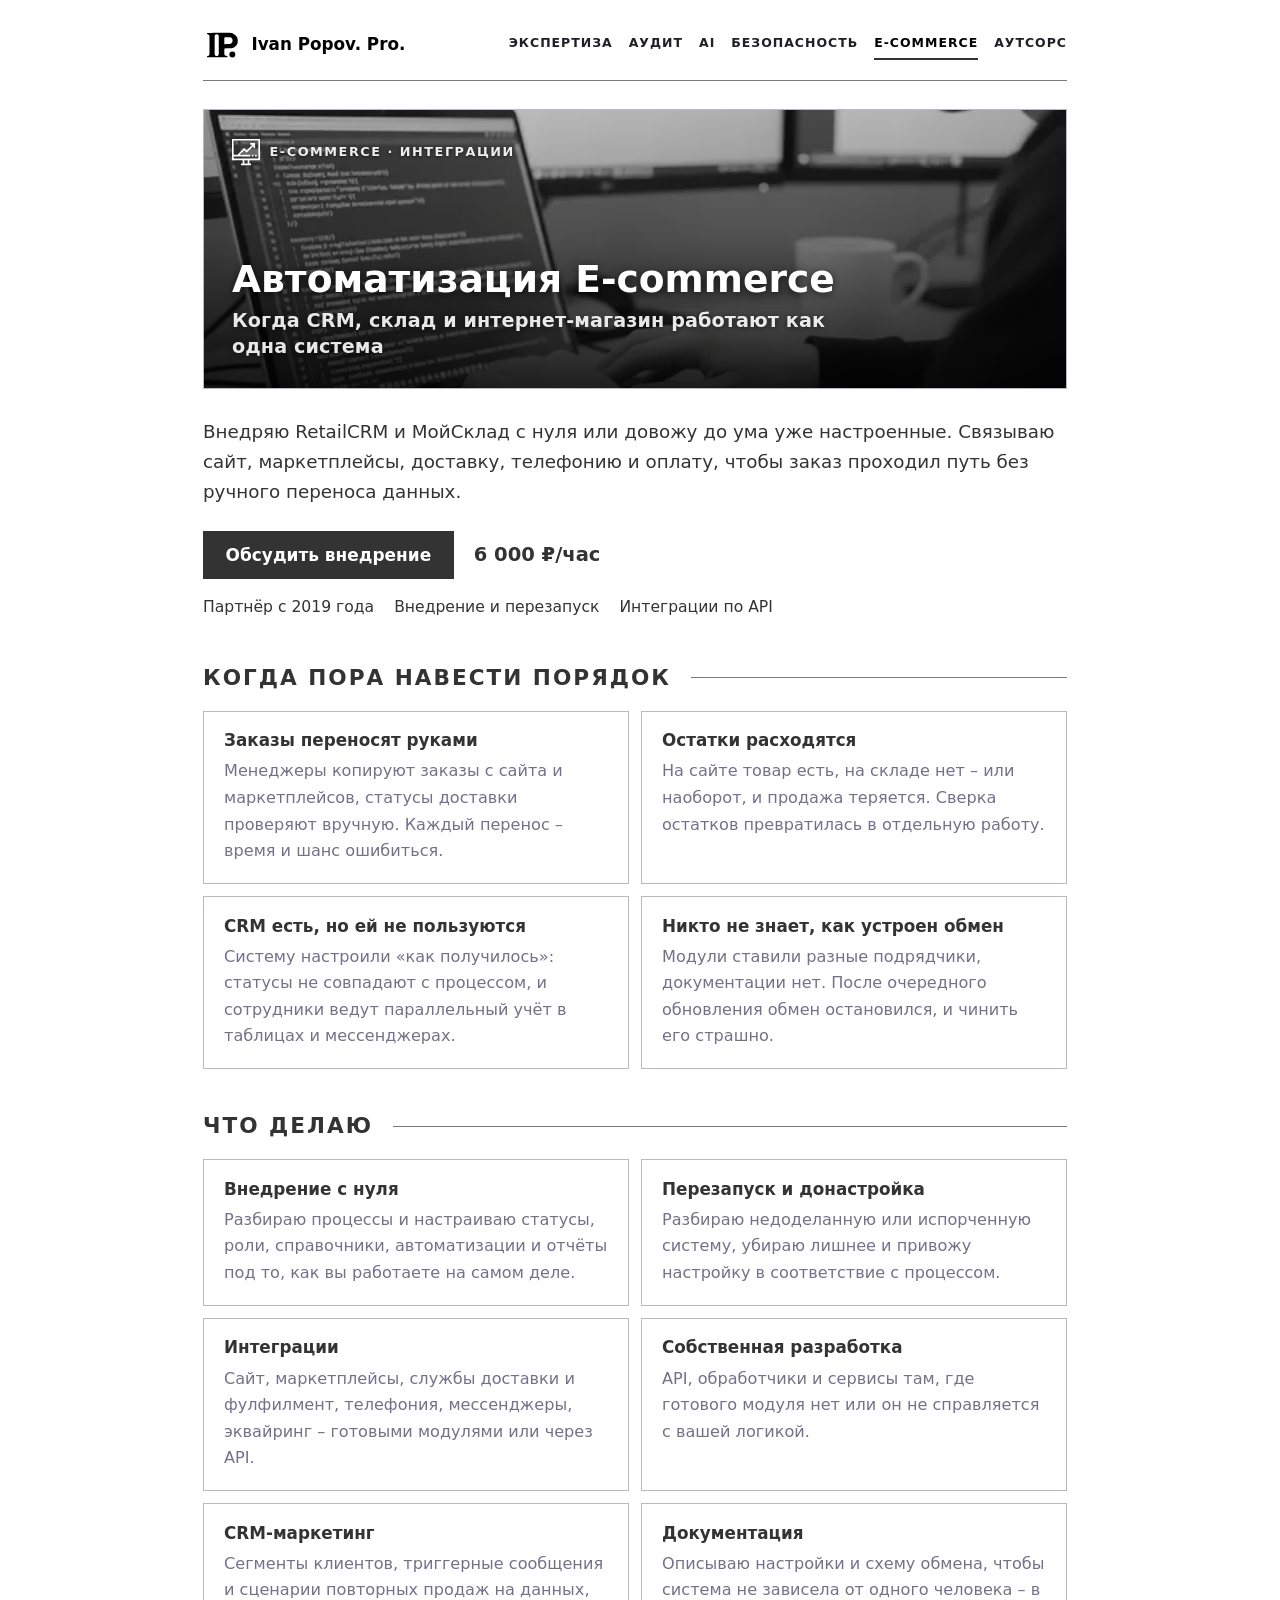
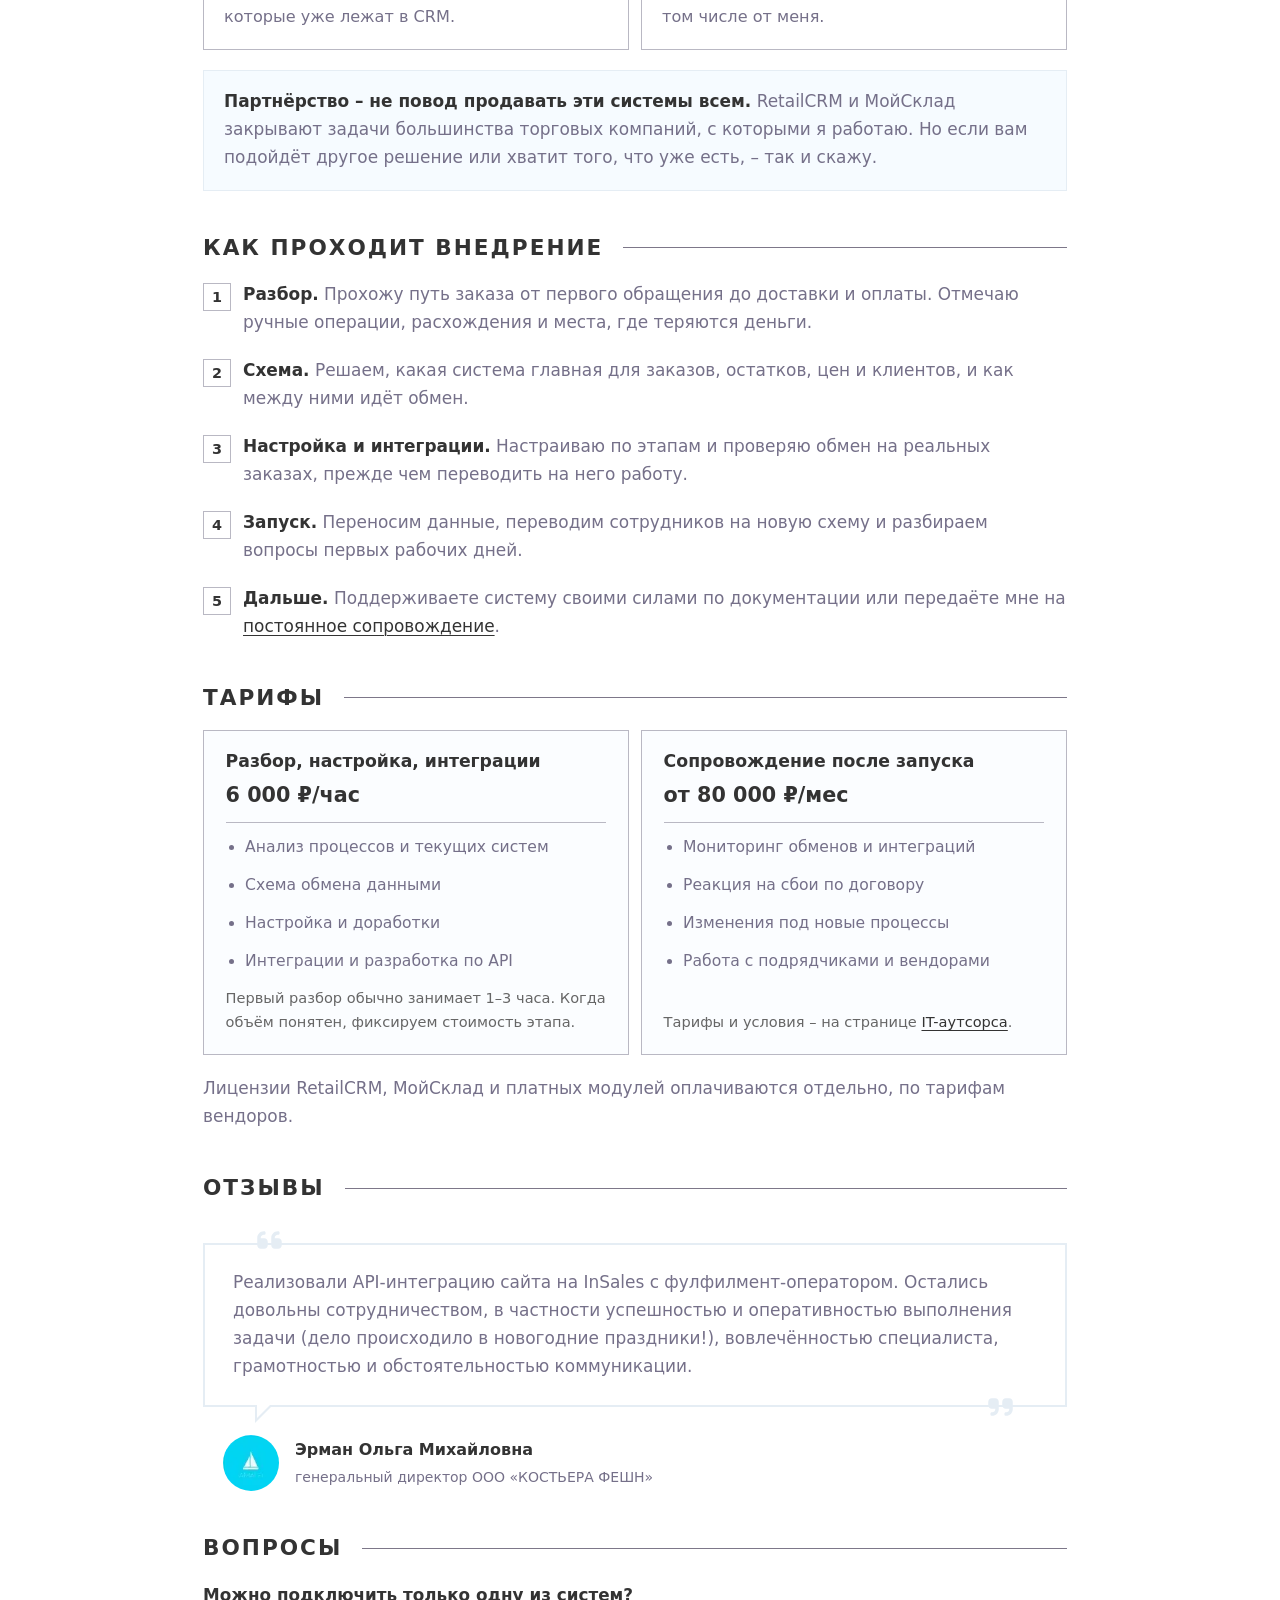
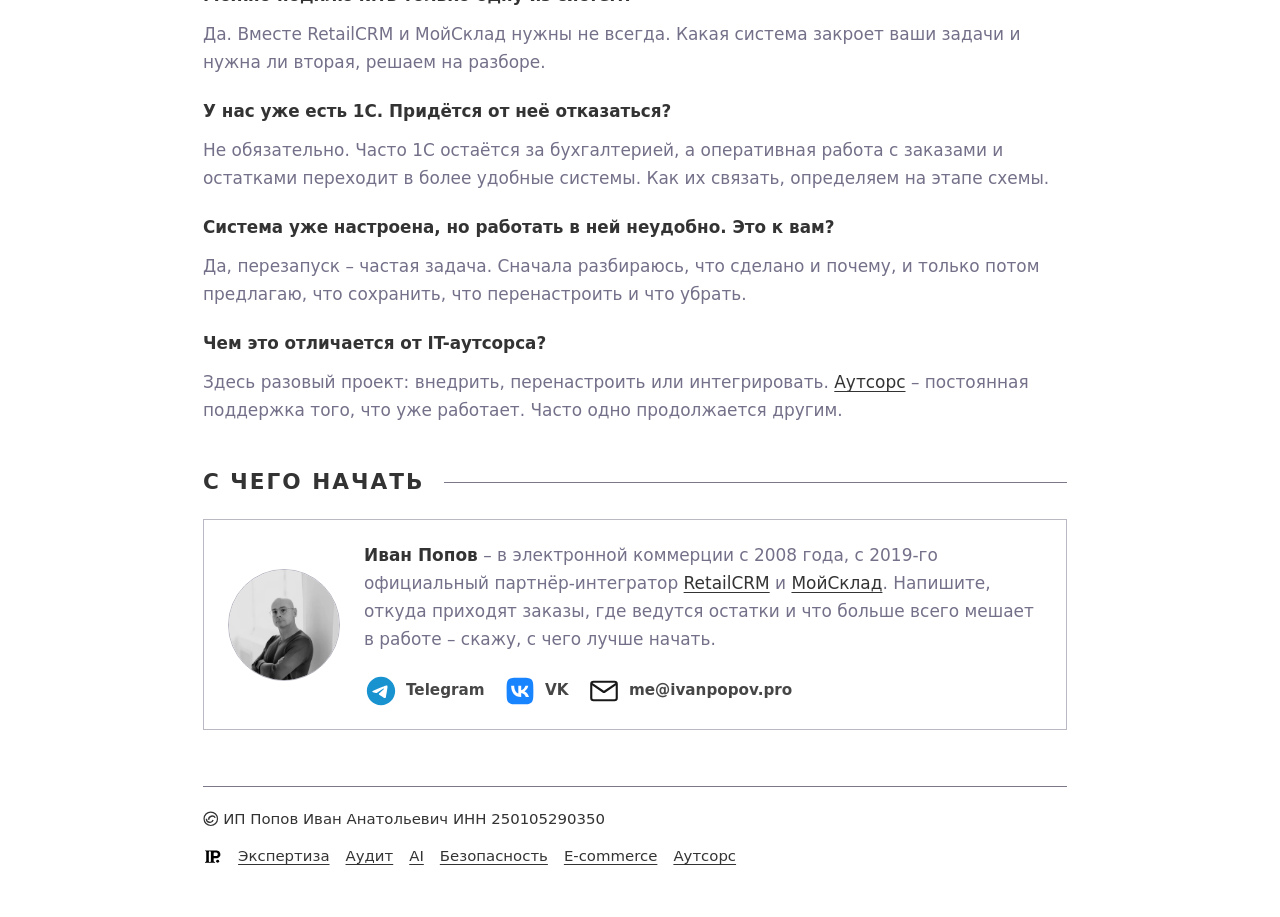
<file: ecommerce/index.html>
<!DOCTYPE html>
<html lang="ru" prefix="og: https://ogp.me/ns#">

<head>
	<meta charset="utf-8">
	<meta name="viewport" content="width=device-width, initial-scale=1, maximum-scale=5">
	<title>Внедрение RetailCRM и МойСклад, интеграции – ИП Попов</title>
	<meta name="description"
		content="Официальный партнёр RetailCRM и МойСклад с 2019 года. Внедрение с нуля, перезапуск неудачной настройки, интеграции с сайтом, маркетплейсами, доставкой, телефонией и оплатой, собственные API. 6 000 ₽/час, фиксированная цена этапа после разбора.">
	<meta name="author" content="Иван Анатольевич Попов">
	<link rel="canonical" href="https://ivanpopov.pro/ecommerce/">
	<link rel="icon" href="/favicon.ico?v=9ceaf78d" type="image/x-icon" sizes="any">
	<link rel="apple-touch-icon" href="/static/img/assets/apple-touch-icon.png?v=79300274" sizes="180x180">
	<meta property="og:type" content="website">
	<meta property="og:locale" content="ru_RU">
	<meta property="og:url" content="https://ivanpopov.pro/ecommerce/">
	<meta property="og:title" content="Внедрение RetailCRM и МойСклад – ИП Попов">
	<meta property="og:description"
		content="Заказы, остатки и клиенты в одной системе, без ручного переноса данных. Внедрение, перезапуск и интеграции от официального партнёра.">
	<meta property="og:image" content="https://ivanpopov.pro/static/img/about/og-image-olive-good.jpg">
	<meta property="og:image:type" content="image/jpeg">
	<meta property="og:image:width" content="1200">
	<meta property="og:image:height" content="630">
	<meta property="og:image:alt" content="Иван Попов">
	<meta name="twitter:card" content="summary_large_image">
	<meta name="twitter:title" content="Внедрение RetailCRM и МойСклад – ИП Попов">
	<meta name="twitter:description"
		content="Внедрение, перезапуск и интеграции CRM и складского учёта от официального партнёра.">
	<meta name="twitter:image" content="https://ivanpopov.pro/static/img/about/og-image-olive-good.jpg">
	<meta name="twitter:image:alt" content="Иван Попов">
	<link rel="stylesheet" href="/static/css/landing.min.css?v=e25e78d3">
</head>

<body>
	<div class="landing-wrap">
		<header class="landing-header">
			<a class="landing-header__brand" href="/">
				<img src="/static/img/assets/ip-dot.svg?v=c075da02" alt="" width="38" height="38" decoding="async">
				<span>Ivan Popov. Pro.</span>
			</a>
			<nav class="landing-header__nav" aria-label="Услуги">
				<a href="/expert/">Экспертиза</a>
				<a href="/audit/">Аудит</a>
				<a href="/ai/">AI</a>
				<a href="/security/">Безопасность</a>
				<a href="/ecommerce/" aria-current="page">E-commerce</a>
				<a href="/outsource/">Аутсорс</a>
			</nav>
		</header>
		<main>
			<div class="landing-banner">
				<img class="landing-banner__img" src="/static/img/service/support.webp?v=847bf6db" alt="" width="640"
					height="320" fetchpriority="high">
				<div class="landing-banner__overlay">
					<div class="landing-banner__top">
						<span class="landing-banner__badge">
							<svg class="landing-banner__icon" xmlns="http://www.w3.org/2000/svg" viewBox="0 0 512 512"
								aria-hidden="true">
								<path
									d="m512 406v-390h-512v390h195v60h-30v30h182v-30h-30v-60zm-482-30v-40h302v-30h-189.787l80.287-80.287 45 45 124.5-124.5v36.787h30v-90h-90v30h40.787l-105.287 105.287-45-45-122.713 122.713h-69.787v-260h452v330c-11.983 0-439.937 0-452 0zm257 90h-62v-60h62z" />
								<path d="m362 306h30v30h-30z" />
								<path d="m422 306h30v30h-30z" />
							</svg>
							E-commerce · Интеграции
						</span>
					</div>
					<h1 class="landing-banner__title">Автоматизация E-commerce<span class="landing-banner__subtitle">Когда CRM, склад и интернет-магазин работают как одна система</span></h1>
				</div>
			</div>

			<section class="landing-section landing-hero">
				<p class="landing-hero__lead">Внедряю RetailCRM и МойСклад с нуля или довожу до ума уже настроенные. Связываю
					сайт, маркетплейсы, доставку, телефонию и оплату, чтобы заказ проходил путь без ручного переноса данных.</p>
				<p class="landing-hero__action">
					<a class="landing-cta" href="https://t.me/ivanpopovpro_bot?start=ecom_lead" target="_blank"
						rel="noopener noreferrer">Обсудить
						внедрение</a>
					<span class="landing-hero__price">6 000 ₽/час</span>
				</p>
				<div class="landing-meta">
					<span>Партнёр с 2019 года</span>
					<span>Внедрение и перезапуск</span>
					<span>Интеграции по API</span>
				</div>
			</section>

			<section class="landing-section">
				<h2>Когда пора навести порядок</h2>
				<div class="landing-cards">
					<article class="landing-card">
						<h3>Заказы переносят руками</h3>
						<p>Менеджеры копируют заказы с сайта и маркетплейсов, статусы доставки проверяют вручную. Каждый перенос –
							время и шанс ошибиться.</p>
					</article>
					<article class="landing-card">
						<h3>Остатки расходятся</h3>
						<p>На сайте товар есть, на складе нет – или наоборот, и продажа теряется. Сверка остатков превратилась в
							отдельную работу.</p>
					</article>
					<article class="landing-card">
						<h3>CRM есть, но ей не пользуются</h3>
						<p>Систему настроили «как получилось»: статусы не совпадают с процессом, и сотрудники ведут параллельный
							учёт в таблицах и мессенджерах.</p>
					</article>
					<article class="landing-card">
						<h3>Никто не знает, как устроен обмен</h3>
						<p>Модули ставили разные подрядчики, документации нет. После очередного обновления обмен остановился, и
							чинить его страшно.</p>
					</article>
				</div>
			</section>

			<section class="landing-section">
				<h2>Что делаю</h2>
				<div class="landing-cards">
					<article class="landing-card">
						<h3>Внедрение с нуля</h3>
						<p>Разбираю процессы и настраиваю статусы, роли, справочники, автоматизации и отчёты под то, как вы
							работаете на самом деле.</p>
					</article>
					<article class="landing-card">
						<h3>Перезапуск и донастройка</h3>
						<p>Разбираю недоделанную или испорченную систему, убираю лишнее и привожу настройку в соответствие с
							процессом.</p>
					</article>
					<article class="landing-card">
						<h3>Интеграции</h3>
						<p>Сайт, маркетплейсы, службы доставки и фулфилмент, телефония, мессенджеры, эквайринг – готовыми модулями
							или через API.</p>
					</article>
					<article class="landing-card">
						<h3>Собственная разработка</h3>
						<p>API, обработчики и сервисы там, где готового модуля нет или он не справляется с вашей логикой.</p>
					</article>
					<article class="landing-card">
						<h3>CRM-маркетинг</h3>
						<p>Сегменты клиентов, триггерные сообщения и сценарии повторных продаж на данных, которые уже лежат в CRM.
						</p>
					</article>
					<article class="landing-card">
						<h3>Документация</h3>
						<p>Описываю настройки и схему обмена, чтобы система не зависела от одного человека – в том числе от меня.
						</p>
					</article>
				</div>
				<div class="landing-highlight">
					<p><strong>Партнёрство – не повод продавать эти системы всем.</strong> RetailCRM и МойСклад закрывают задачи
						большинства торговых компаний, с которыми я работаю. Но если вам подойдёт другое решение или хватит того,
						что уже есть, – так и скажу.</p>
				</div>
			</section>

			<section class="landing-section">
				<h2>Как проходит внедрение</h2>
				<ol class="landing-steps">
					<li><strong>Разбор.</strong> Прохожу путь заказа от первого обращения до доставки и оплаты. Отмечаю ручные
						операции, расхождения и места, где теряются деньги.</li>
					<li><strong>Схема.</strong> Решаем, какая система главная для заказов, остатков, цен и клиентов, и как между
						ними идёт обмен.</li>
					<li><strong>Настройка и интеграции.</strong> Настраиваю по этапам и проверяю обмен на реальных заказах, прежде
						чем переводить на него работу.</li>
					<li><strong>Запуск.</strong> Переносим данные, переводим сотрудников на новую схему и разбираем вопросы первых
						рабочих дней.</li>
					<li><strong>Дальше.</strong> Поддерживаете систему своими силами по документации или передаёте мне на <a
							href="/outsource/">постоянное сопровождение</a>.</li>
				</ol>
			</section>

			<section class="landing-section">
				<h2>Тарифы</h2>
				<div class="landing-package-grid">
					<article class="landing-package">
						<div class="landing-package__head">
							<h3>Разбор, настройка, интеграции</h3>
							<p class="landing-package__price">6 000 ₽/час</p>
						</div>
						<ul class="landing-list">
							<li>Анализ процессов и текущих систем</li>
							<li>Схема обмена данными</li>
							<li>Настройка и доработки</li>
							<li>Интеграции и разработка по API</li>
						</ul>
						<p class="landing-package__note">Первый разбор обычно занимает 1–3 часа. Когда объём понятен, фиксируем
							стоимость этапа.</p>
					</article>
					<article class="landing-package">
						<div class="landing-package__head">
							<h3>Сопровождение после запуска</h3>
							<p class="landing-package__price">от 80 000 ₽/мес</p>
						</div>
						<ul class="landing-list">
							<li>Мониторинг обменов и интеграций</li>
							<li>Реакция на сбои по договору</li>
							<li>Изменения под новые процессы</li>
							<li>Работа с подрядчиками и вендорами</li>
						</ul>
						<p class="landing-package__note">Тарифы и условия – на странице <a href="/outsource/">IT-аутсорса</a>.</p>
					</article>
				</div>
				<p>Лицензии RetailCRM, МойСклад и платных модулей оплачиваются отдельно, по тарифам вендоров.</p>
			</section>

			<section class="landing-section">
				<h2>Отзывы</h2>
				<div class="landing-testimonial">
					<blockquote class="landing-quote">
						<i class="icon-quote-left"></i>
						<i class="icon-quote-right"></i>
						<p>Реализовали API-интеграцию сайта на InSales с фулфилмент-оператором. Остались довольны сотрудничеством, в
							частности успешностью и оперативностью выполнения задачи (дело происходило в новогодние праздники!),
							вовлечённостью специалиста, грамотностью и обстоятельностью коммуникации.</p>
					</blockquote>
					<div class="landing-testimonial__author">
						<img class="landing-testimonial__avatar" src="/static/img/clients/amalfi.webp?v=43c21e45"
							alt="Эрман Ольга Михайловна" width="56" height="56" loading="lazy" decoding="async">
						<div class="landing-testimonial__info">
							<span>Эрман Ольга Михайловна</span>
							<span>генеральный директор ООО «КОСТЬЕРА ФЕШН»</span>
						</div>
					</div>
				</div>
			</section>

			<section class="landing-section landing-faq">
				<h2>Вопросы</h2>
				<h3>Можно подключить только одну из систем?</h3>
				<p>Да. Вместе RetailCRM и МойСклад нужны не всегда. Какая система закроет ваши задачи и нужна ли вторая, решаем
					на разборе.</p>
				<h3>У нас уже есть 1С. Придётся от неё отказаться?</h3>
				<p>Не обязательно. Часто 1С остаётся за бухгалтерией, а оперативная работа с заказами и остатками переходит в
					более удобные системы. Как их связать, определяем на этапе схемы.</p>
				<h3>Система уже настроена, но работать в ней неудобно. Это к вам?</h3>
				<p>Да, перезапуск – частая задача. Сначала разбираюсь, что сделано и почему, и только потом предлагаю, что
					сохранить, что перенастроить и что убрать.</p>
				<h3>Чем это отличается от IT-аутсорса?</h3>
				<p>Здесь разовый проект: внедрить, перенастроить или интегрировать. <a href="/outsource/">Аутсорс</a> –
					постоянная поддержка того, что уже работает. Часто одно продолжается другим.</p>
			</section>

			<section class="landing-section">
				<h2>С чего начать</h2>
				<div class="landing-author-card">
					<img class="landing-author-card__photo" src="/static/img/about/ip-foto-mobile.webp?v=18b455cd"
						alt="Иван Попов" width="112" height="112" loading="lazy" decoding="async">
					<div class="landing-author-card__body">
						<p><strong>Иван Попов</strong> – в электронной коммерции с 2008 года, с 2019-го официальный
							партнёр-интегратор <a href="https://www.retailcrm.ru/?partner=RCI-6A699F0D" target="_blank"
								rel="noopener sponsored">RetailCRM</a> и <a href="https://www.moysklad.ru/?p=2019-960" target="_blank"
								rel="noopener sponsored">МойСклад</a>. Напишите, откуда приходят заказы, где ведутся остатки и что
							больше всего мешает в работе – скажу, с чего лучше начать.</p>
						<div class="landing-social" aria-label="Ссылки для связи">
							<a href="https://t.me/ivanpopovpro_bot?start=ecom_talk" target="_blank" rel="noopener noreferrer">
								<img src="/static/img/social/tg.svg?v=d3b80a19" alt="" width="34" height="34" decoding="async">
								<span>Telegram</span>
							</a>
							<a href="https://vk.com/ivanpopovpro" target="_blank" rel="noopener noreferrer">
								<img src="/static/img/social/vk.svg?v=82b84296" alt="" width="34" height="34" decoding="async">
								<span>VK</span>
							</a>
							<a href="mailto:me@ivanpopov.pro?subject=%D0%92%D0%BD%D0%B5%D0%B4%D1%80%D0%B5%D0%BD%D0%B8%D0%B5%20CRM"
								class="ip_mail">
								<img src="/static/img/social/mail.svg?v=9cb2ec4f" alt="" width="34" height="34" decoding="async">
								<span>me@ivanpopov.pro</span>
							</a>
						</div>
					</div>
				</div>
			</section>
		</main>
		<footer class="landing-footer">
			<div class="copyhuy">
				<p><a href="https://copyhuy.net/" target="_blank" aria-label="Копихуй"><svg class="copyhuy__mark"
							xmlns="http://www.w3.org/2000/svg" viewBox="0 0 473 468" width="1em" height="1em" aria-hidden="true"
							focusable="false">
							<path fill-rule="evenodd"
								d="M235 10 A222 222 0 1 1 235 454 A222 222 0 1 1 235 10 Z M235 47 A185 185 0 1 0 235 417 A185 185 0 1 0 235 47 Z" />
							<path d="M83.4 229 A124 124 0 0 0 324.4 277.3 L285.3 264.4 A83 83 0 0 1 124.6 229 Z" />
							<path d="M151.3 264 A128 128 0 0 1 388.5 190.4 L351.7 211.9 A85 85 0 0 0 194.5 264 Z" />
						</svg></a>ИП Попов Иван Анатольевич ИНН 250105290350</p>
			</div>
			<nav aria-label="Навигация">
				<a class="landing-footer__home" href="/" aria-label="Главная"><img src="/static/img/assets/ip-dot.svg?v=c075da02" alt="" width="20" height="20" decoding="async"></a>
				<a href="/expert/">Экспертиза</a>
				<a href="/audit/">Аудит</a>
				<a href="/ai/">AI</a>
				<a href="/security/">Безопасность</a>
				<a href="/ecommerce/">E-commerce</a>
				<a href="/outsource/">Аутсорс</a>
			</nav>
		</footer>
	</div>
</body>

</html>
</file>
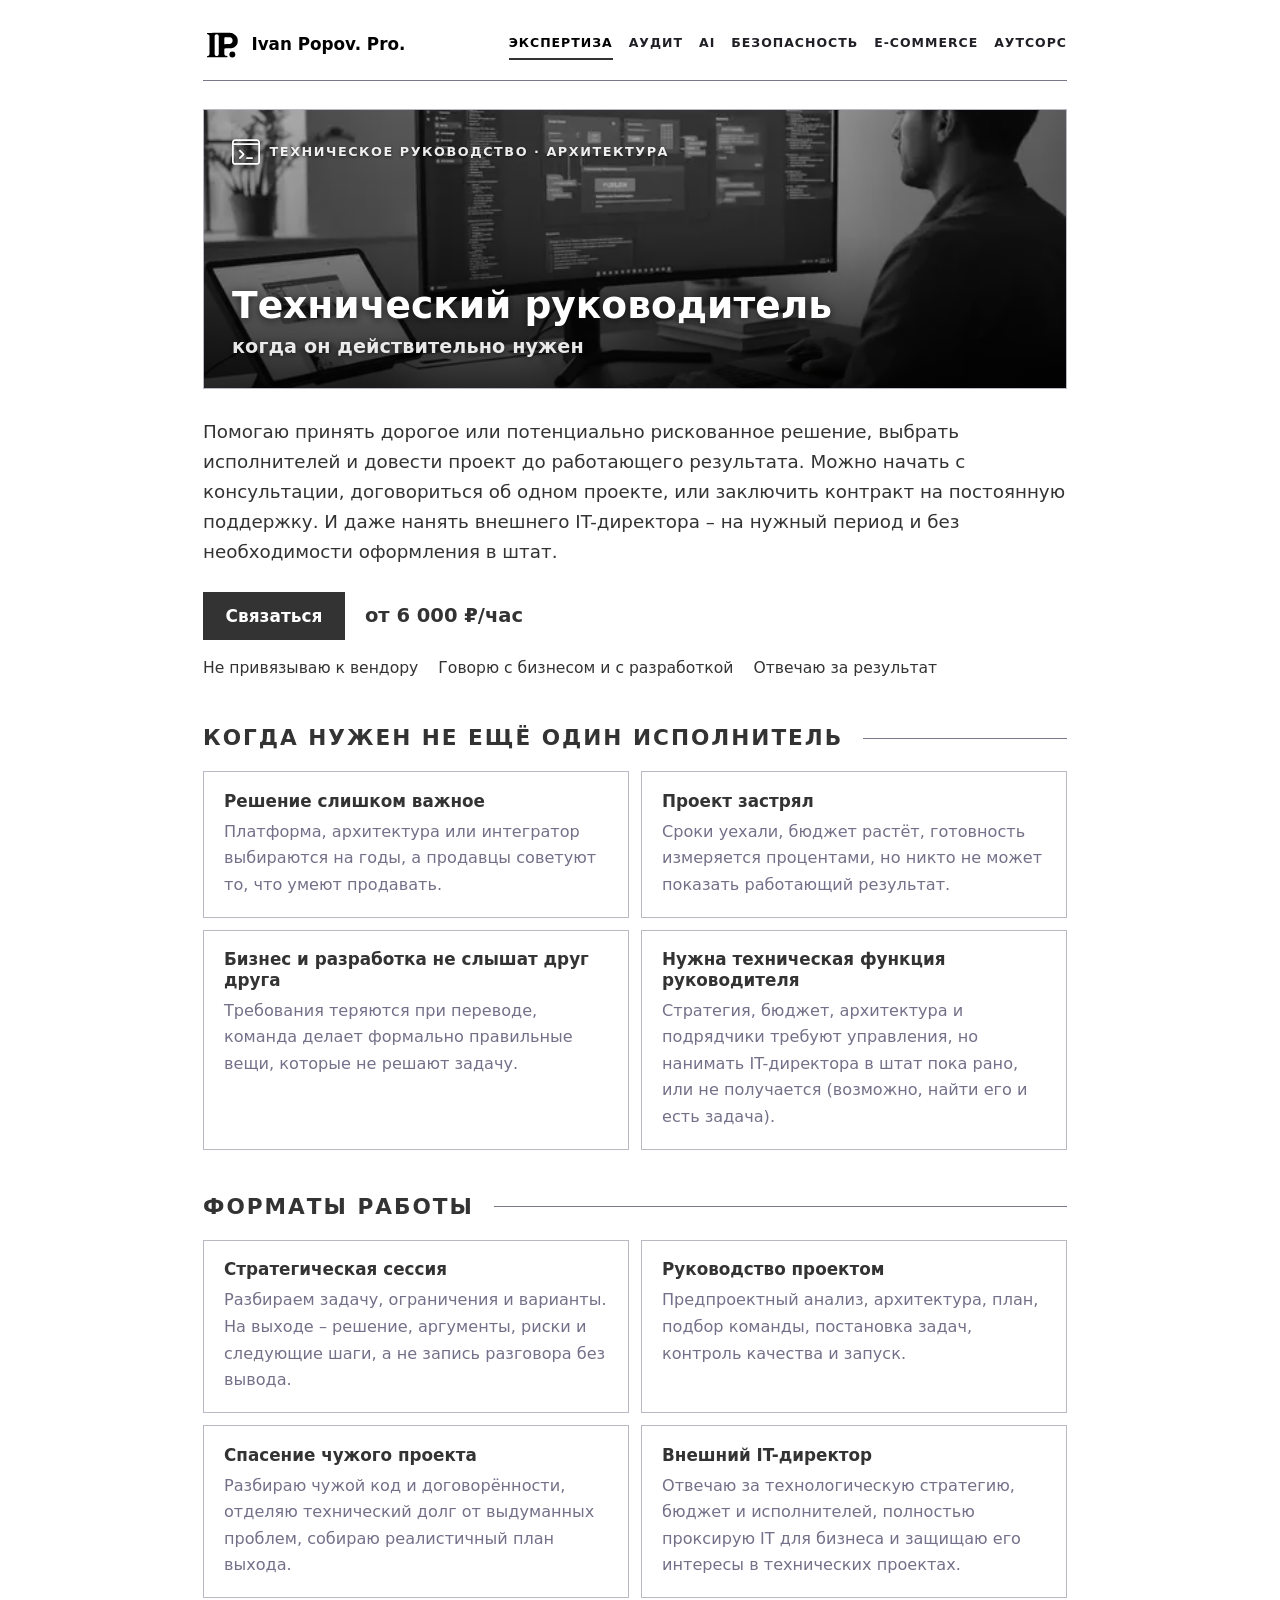
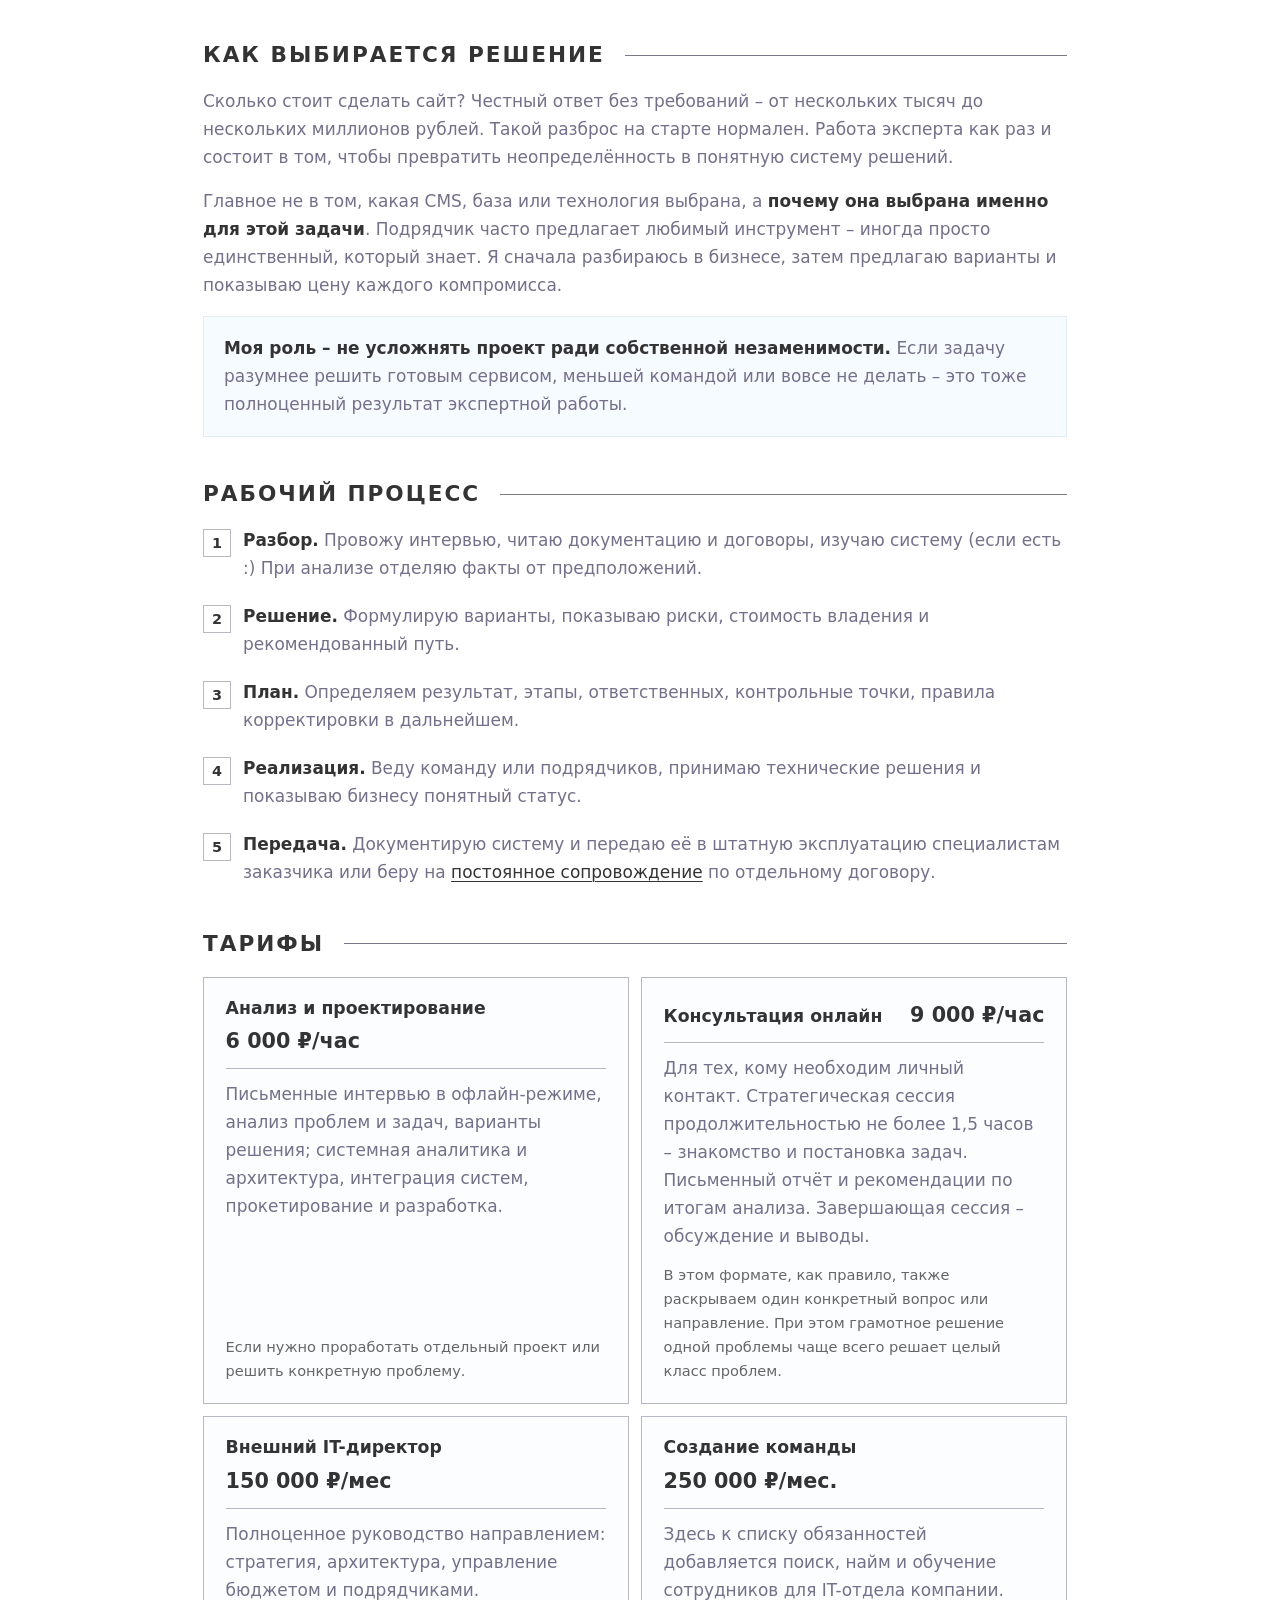
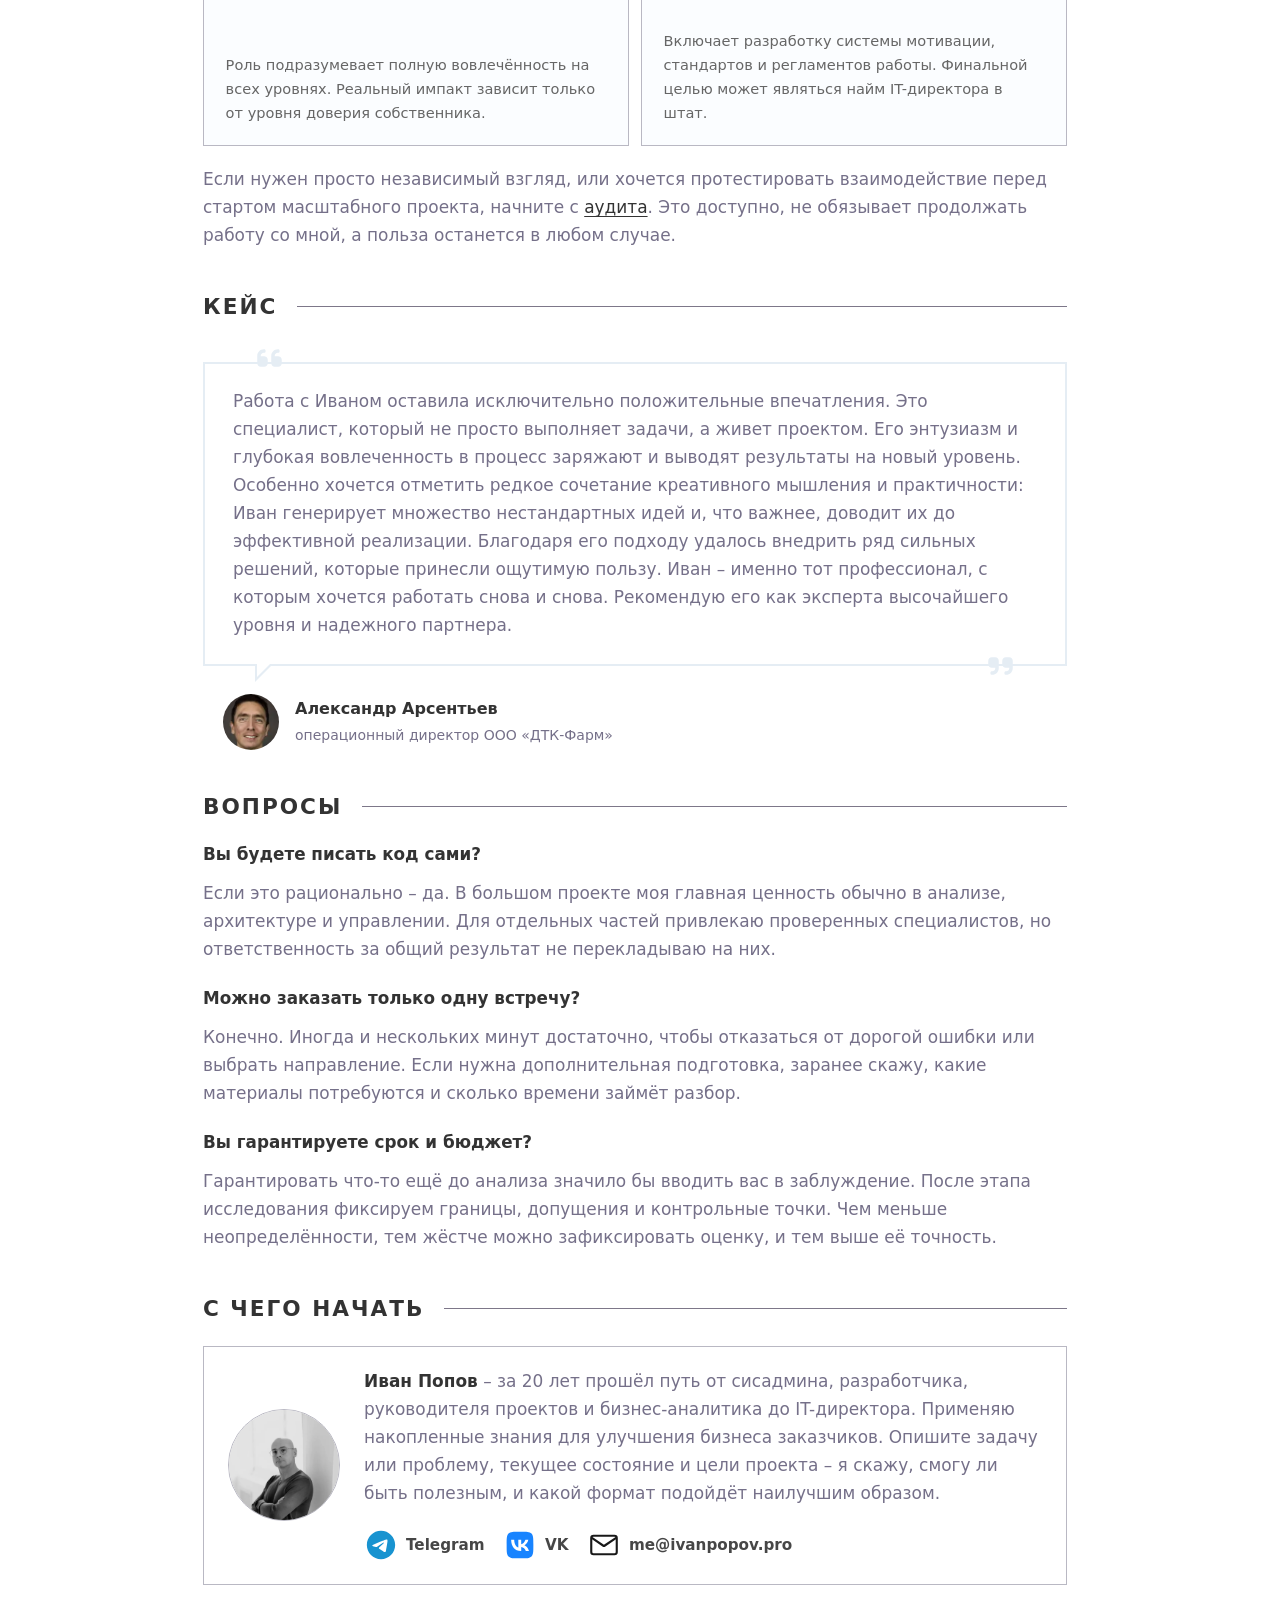
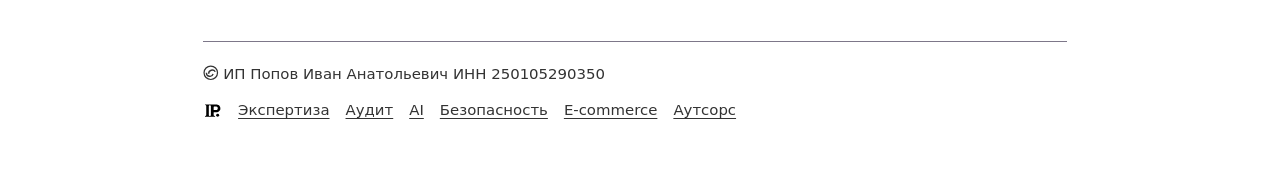
<file: expert/index.html>
<!DOCTYPE html>
<html lang="ru" prefix="og: https://ogp.me/ns#">

<head>
	<meta charset="utf-8">
	<meta name="viewport" content="width=device-width, initial-scale=1, maximum-scale=5">
	<title>Независимая IT-экспертиза – ИП Попов</title>
	<meta name="description"
		content="Внешний руководитель IT-проекта: стратегия, архитектура, разработка, управление подрядчиками и спасение сложных проектов. От консультации до полноценного технического руководства.">
	<meta name="author" content="Иван Анатольевич Попов">
	<link rel="canonical" href="https://ivanpopov.pro/expert/">
	<link rel="icon" href="/favicon.ico?v=9ceaf78d" type="image/x-icon" sizes="any">
	<link rel="apple-touch-icon" href="/static/img/assets/apple-touch-icon.png?v=79300274" sizes="180x180">
	<meta property="og:type" content="website">
	<meta property="og:locale" content="ru_RU">
	<meta property="og:url" content="https://ivanpopov.pro/expert/">
	<meta property="og:title" content="Экспертное ведение IT-проектов – ИП Попов">
	<meta property="og:description"
		content="Стратегия, архитектура, разработка и управление сложными IT-проектами. Внешний руководитель без привязки к вендору.">
	<meta property="og:image" content="https://ivanpopov.pro/static/img/about/og-image-olive-good.jpg">
	<meta property="og:image:type" content="image/jpeg">
	<meta property="og:image:width" content="1200">
	<meta property="og:image:height" content="630">
	<meta property="og:image:alt" content="Иван Попов">
	<meta name="twitter:card" content="summary_large_image">
	<meta name="twitter:title" content="Экспертное ведение IT-проектов – ИП Попов">
	<meta name="twitter:description" content="Внешний руководитель для сложного IT-проекта: от решения до результата.">
	<meta name="twitter:image" content="https://ivanpopov.pro/static/img/about/og-image-olive-good.jpg">
	<meta name="twitter:image:alt" content="Иван Попов">
	<link rel="stylesheet" href="/static/css/landing.min.css?v=e25e78d3">
</head>

<body>
	<div class="landing-wrap">
		<header class="landing-header">
			<a class="landing-header__brand" href="/">
				<img src="/static/img/assets/ip-dot.svg?v=c075da02" alt="" width="38" height="38" decoding="async">
				<span>Ivan Popov. Pro.</span>
			</a>
			<nav class="landing-header__nav" aria-label="Услуги">
				<a href="/expert/" aria-current="page">Экспертиза</a>
				<a href="/audit/">Аудит</a>
				<a href="/ai/">AI</a>
				<a href="/security/">Безопасность</a>
				<a href="/ecommerce/">E-commerce</a>
				<a href="/outsource/">Аутсорс</a>
			</nav>
		</header>
		<main>
			<div class="landing-banner">
				<img class="landing-banner__img" src="/static/img/service/expert.webp?v=0e564cf2" alt="" width="640"
					height="320" fetchpriority="high">
				<div class="landing-banner__overlay">
					<div class="landing-banner__top">
						<span class="landing-banner__badge">
							<svg class="landing-banner__icon" xmlns="http://www.w3.org/2000/svg" viewBox="0 0 24 24"
								aria-hidden="true">
								<path
									d="m6.75 18c-.192 0-.384-.073-.53-.22-.293-.293-.293-.768 0-1.061l2.719-2.719-2.72-2.72c-.293-.293-.293-.768 0-1.061s.768-.293 1.061 0l3.25 3.25c.293.293.293.768 0 1.061l-3.25 3.25c-.146.147-.338.22-.53.22z" />
								<path
									d="m17.25 18h-4.5c-.414 0-.75-.336-.75-.75s.336-.75.75-.75h4.5c.414 0 .75.336.75.75s-.336.75-.75.75z" />
								<path
									d="m21.25 23h-18.5c-1.517 0-2.75-1.233-2.75-2.75v-16.5c0-1.517 1.233-2.75 2.75-2.75h18.5c1.517 0 2.75 1.233 2.75 2.75v16.5c0 1.517-1.233 2.75-2.75 2.75zm-18.5-20.5c-.689 0-1.25.561-1.25 1.25v16.5c0 .689.561 1.25 1.25 1.25h18.5c.689 0 1.25-.561 1.25-1.25v-16.5c0-.689-.561-1.25-1.25-1.25z" />
								<path
									d="m23.25 6h-22.5c-.414 0-.75-.336-.75-.75s.336-.75.75-.75h22.5c.414 0 .75.336.75.75s-.336.75-.75.75z" />
							</svg>
							Техническое руководство · Архитектура
						</span>
					</div>
					<h1 class="landing-banner__title">Технический руководитель<span class="landing-banner__subtitle">когда он действительно нужен</span></h1>
				</div>
			</div>

			<section class="landing-section landing-hero">
				<p class="landing-hero__lead">Помогаю принять дорогое или потенциально рискованное решение, выбрать исполнителей
					и довести проект до работающего результата. Можно начать с консультации, договориться об одном проекте, или заключить контракт
					на постоянную поддержку. И даже нанять внешнего IT-директора – на нужный период и без необходимости оформления в штат.</p>
				<p class="landing-hero__action">
					<a class="landing-cta" href="https://t.me/ivanpopovpro_bot?start=expert_lead" target="_blank"
						rel="noopener noreferrer">Связаться</a>
					<span class="landing-hero__price">от 6 000 ₽/час</span>
				</p>
				<div class="landing-meta">
					<span>Не привязываю к вендору</span>
					<span>Говорю с бизнесом и с разработкой</span>
					<span>Отвечаю за результат</span>
				</div>
			</section>

			<section class="landing-section">
				<h2>Когда нужен не ещё один исполнитель</h2>
				<div class="landing-cards">
					<article class="landing-card">
						<h3>Решение слишком важное</h3>
						<p>Платформа, архитектура или интегратор выбираются на годы, а продавцы советуют то, что умеют продавать.
						</p>
					</article>
					<article class="landing-card">
						<h3>Проект застрял</h3>
						<p>Сроки уехали, бюджет растёт, готовность измеряется процентами, но никто не может показать работающий
							результат.</p>
					</article>
					<article class="landing-card">
						<h3>Бизнес и разработка не слышат друг друга</h3>
						<p>Требования теряются при переводе, команда делает формально правильные вещи, которые не решают задачу.</p>
					</article>
					<article class="landing-card">
						<h3>Нужна техническая функция руководителя</h3>
						<p>Стратегия, бюджет, архитектура и подрядчики требуют управления, но нанимать IT-директора в штат пока
							рано, или не получается (возможно, найти его и есть задача).</p>
					</article>
				</div>
			</section>

			<section class="landing-section">
				<h2>Форматы работы</h2>
				<div class="landing-cards">
					<article class="landing-card">
						<h3>Стратегическая сессия</h3>
						<p>Разбираем задачу, ограничения и варианты. На выходе – решение, аргументы, риски и следующие шаги, а не
							запись разговора без вывода.</p>
					</article>
					<article class="landing-card">
						<h3>Руководство проектом</h3>
						<p>Предпроектный анализ, архитектура, план, подбор команды, постановка задач, контроль качества и запуск.
						</p>
					</article>
					<article class="landing-card">
						<h3>Спасение чужого проекта</h3>
						<p>Разбираю чужой код и договорённости, отделяю технический долг от выдуманных проблем, собираю реалистичный
							план выхода.</p>
					</article>
					<article class="landing-card">
						<h3>Внешний IT-директор</h3>
						<p>Отвечаю за технологическую стратегию, бюджет и исполнителей, полностью проксирую IT для бизнеса и защищаю
							его интересы в технических проектах.</p>
					</article>
				</div>
			</section>

			<section class="landing-section">
				<h2>Как выбирается решение</h2>
				<p>Сколько стоит сделать сайт? Честный ответ без требований – от нескольких тысяч до нескольких миллионов
					рублей. Такой разброс на старте нормален. Работа эксперта как раз и состоит в том, чтобы превратить
					неопределённость в понятную систему решений.</p>
				<p>Главное не в том, какая CMS, база или технология выбрана, а <strong>почему она выбрана именно для этой
						задачи</strong>. Подрядчик часто предлагает любимый инструмент – иногда просто единственный, который знает.
					Я сначала разбираюсь в бизнесе, затем предлагаю варианты и показываю цену каждого компромисса.</p>
				<div class="landing-highlight">
					<p><strong>Моя роль – не усложнять проект ради собственной незаменимости.</strong> Если задачу разумнее решить
						готовым сервисом, меньшей командой или вовсе не делать – это тоже полноценный результат экспертной работы.
					</p>
				</div>
			</section>

			<section class="landing-section">
				<h2>Рабочий процесс</h2>
				<ol class="landing-steps">
					<li><strong>Разбор.</strong> Провожу интервью, читаю документацию и договоры, изучаю систему (если есть :) При
						анализе
						отделяю факты от предположений.</li>
					<li><strong>Решение.</strong> Формулирую варианты, показываю риски, стоимость владения и рекомендованный путь.
					</li>
					<li><strong>План.</strong> Определяем результат, этапы, ответственных, контрольные точки, правила
						корректировки
						в дальнейшем.</li>
					<li><strong>Реализация.</strong> Веду команду или подрядчиков, принимаю технические решения и показываю
						бизнесу понятный статус.</li>
					<li><strong>Передача.</strong> Документирую систему и передаю её в штатную эксплуатацию специалистам заказчика
						или беру на <a href="/outsource/">постоянное сопровождение</a> по отдельному договору.</li>
				</ol>
			</section>

			<section class="landing-section">
				<h2>Тарифы</h2>
				<div class="landing-package-grid">
					<article class="landing-package">
						<div class="landing-package__head">
							<h3>Анализ и проектирование</h3>
							<p class="landing-package__price">6 000 ₽/час</p>
						</div>
						<p>Письменные интервью в офлайн-режиме, анализ проблем и задач, варианты решения; системная аналитика
							и архитектура, интеграция систем, прокетирование и разработка.</p>
						<p class="landing-package__note">Если нужно проработать отдельный проект или решить конкретную проблему. </p>
					</article>
					<article class="landing-package">
						<div class="landing-package__head">
							<h3>Консультация онлайн</h3>
							<p class="landing-package__price">9 000 ₽/час</p>
						</div>
						<p>Для тех, кому необходим личный контакт. Стратегическая сессия продолжительностью не более 1,5 часов – знакомство и постановка задач. Письменный отчёт и рекомендации по итогам анализа. Завершающая сессия – обсуждение и выводы.
						</p>
						<p class="landing-package__note">В этом формате, как правило, также раскрываем один конкретный вопрос или направление. При этом грамотное решение одной проблемы чаще всего решает целый класс проблем.</p>
					</article>
					<article class="landing-package">
						<div class="landing-package__head">
							<h3>Внешний IT-директор</h3>
							<p class="landing-package__price">150 000 ₽/мес</p>
						</div>
						<p>Полноценное руководство направлением: стратегия, архитектура, управление бюджетом и подрядчиками. </p>
						<p class="landing-package__note">Роль подразумевает полную вовлечённость на всех уровнях. Реальный импакт зависит только от уровня доверия собственника.</p>
					</article>
					<article class="landing-package">
						<div class="landing-package__head">
							<h3>Создание команды</h3>
							<p class="landing-package__price">250 000 ₽/мес.</p>
						</div>
						<p>Здесь к списку обязанностей добавляется поиск, найм и обучение сотрудников для IT-отдела компании.<p> 
						<p class="landing-package__note">Включает разработку системы мотивации, стандартов и регламентов работы. Финальной целью может являться найм IT-директора в штат.</p>
					</article>
				</div>
				<p>Если нужен просто независимый взгляд, или хочется протестировать взаимодействие перед стартом масштабного проекта, начните с <a
						href="/audit/#price">аудита</a>. Это доступно, не обязывает продолжать работу со мной, а польза останется в любом случае.</p>
			</section>

			<section class="landing-section">
				<h2>Кейс</h2>
				<div class="landing-testimonial">
					<blockquote class="landing-quote">
						<i class="icon-quote-left"></i>
						<i class="icon-quote-right"></i>
						<p>Работа с Иваном оставила исключительно положительные впечатления. Это специалист, который
							не просто выполняет задачи, а живет проектом. Его энтузиазм и глубокая вовлеченность в
							процесс заряжают и выводят результаты на новый уровень. Особенно хочется отметить редкое
							сочетание креативного мышления и практичности: Иван генерирует множество нестандартных идей
							и, что важнее, доводит их до эффективной реализации. Благодаря его подходу удалось внедрить
							ряд сильных решений, которые принесли ощутимую пользу. Иван – именно тот профессионал, с
							которым хочется работать снова и снова. Рекомендую его как эксперта высочайшего уровня и
							надежного партнера.</p>
					</blockquote>
					<div class="landing-testimonial__author">
						<img class="landing-testimonial__avatar" src="/static/img/clients/dtk-pharm.webp?v=6f538b3a"
							alt="Александр Арсентьев" width="56" height="56" loading="lazy" decoding="async">
						<div class="landing-testimonial__info">
							<span>Александр Арсентьев</span>
							<span>операционный директор ООО «ДТК-Фарм»</span>
						</div>
					</div>
				</div>
			</section>

			<section class="landing-section landing-faq">
				<h2>Вопросы</h2>
				<h3>Вы будете писать код сами?</h3>
				<p>Если это рационально – да. В большом проекте моя главная ценность обычно в анализе, архитектуре и управлении.
					Для отдельных частей привлекаю проверенных специалистов, но ответственность за общий результат не перекладываю
					на них.</p>
				<h3>Можно заказать только одну встречу?</h3>
				<p>Конечно. Иногда и нескольких минут достаточно, чтобы отказаться от дорогой ошибки или выбрать направление. Если
					нужна дополнительная подготовка, заранее скажу, какие материалы потребуются и сколько времени займёт разбор.
				</p>
				<h3>Вы гарантируете срок и бюджет?</h3>
				<p>Гарантировать что-то ещё до анализа значило бы вводить вас в заблуждение. После этапа исследования фиксируем
					границы, допущения и контрольные точки. Чем меньше неопределённости, тем жёстче можно зафиксировать оценку, и тем выше её точность.
				</p>
			</section>

			<section class="landing-section">
				<h2>С чего начать</h2>
				<div class="landing-author-card">
					<img class="landing-author-card__photo" src="/static/img/about/ip-foto-mobile.webp?v=18b455cd"
						alt="Иван Попов" width="112" height="112" loading="lazy" decoding="async">
					<div class="landing-author-card__body">
						<p><strong>Иван Попов</strong> – за 20 лет прошёл путь от сисадмина, разработчика,
							руководителя проектов и бизнес-аналитика до IT-директора. Применяю накопленные знания для улучшения бизнеса заказчиков. 
							Опишите задачу или проблему, текущее состояние и цели проекта – я скажу, смогу ли быть полезным, и какой формат подойдёт наилучшим образом.</p>
						<div class="landing-social" aria-label="Ссылки для связи">
							<a href="https://t.me/ivanpopovpro_bot?start=expert_talk" target="_blank" rel="noopener noreferrer">
								<img src="/static/img/social/tg.svg?v=d3b80a19" alt="" width="34" height="34" decoding="async">
								<span>Telegram</span>
							</a>
							<a href="https://vk.com/ivanpopovpro" target="_blank" rel="noopener noreferrer">
								<img src="/static/img/social/vk.svg?v=82b84296" alt="" width="34" height="34" decoding="async">
								<span>VK</span>
							</a>
							<a href="mailto:me@ivanpopov.pro?subject=%D0%AD%D0%BA%D1%81%D0%BF%D0%B5%D1%80%D1%82%D0%BD%D1%8B%D0%B9%20IT-%D0%BF%D1%80%D0%BE%D0%B5%D0%BA%D1%82"
								class="ip_mail">
								<img src="/static/img/social/mail.svg?v=9cb2ec4f" alt="" width="34" height="34" decoding="async">
								<span>me@ivanpopov.pro</span>
							</a>
						</div>
					</div>
				</div>
			</section>
		</main>
		<footer class="landing-footer">
			<div class="copyhuy">
				<p><a href="https://copyhuy.net/" target="_blank" aria-label="Копихуй"><svg class="copyhuy__mark"
							xmlns="http://www.w3.org/2000/svg" viewBox="0 0 473 468" width="1em" height="1em" aria-hidden="true"
							focusable="false">
							<path fill-rule="evenodd"
								d="M235 10 A222 222 0 1 1 235 454 A222 222 0 1 1 235 10 Z M235 47 A185 185 0 1 0 235 417 A185 185 0 1 0 235 47 Z" />
							<path d="M83.4 229 A124 124 0 0 0 324.4 277.3 L285.3 264.4 A83 83 0 0 1 124.6 229 Z" />
							<path d="M151.3 264 A128 128 0 0 1 388.5 190.4 L351.7 211.9 A85 85 0 0 0 194.5 264 Z" />
						</svg></a>ИП Попов Иван Анатольевич ИНН 250105290350</p>
			</div>
			<nav aria-label="Навигация">
				<a class="landing-footer__home" href="/" aria-label="Главная"><img src="/static/img/assets/ip-dot.svg?v=c075da02" alt="" width="20" height="20" decoding="async"></a>
				<a href="/expert/">Экспертиза</a>
				<a href="/audit/">Аудит</a>
				<a href="/ai/">AI</a>
				<a href="/security/">Безопасность</a>
				<a href="/ecommerce/">E-commerce</a>
				<a href="/outsource/">Аутсорс</a>
			</nav>
		</footer>
	</div>
</body>

</html>
</file>
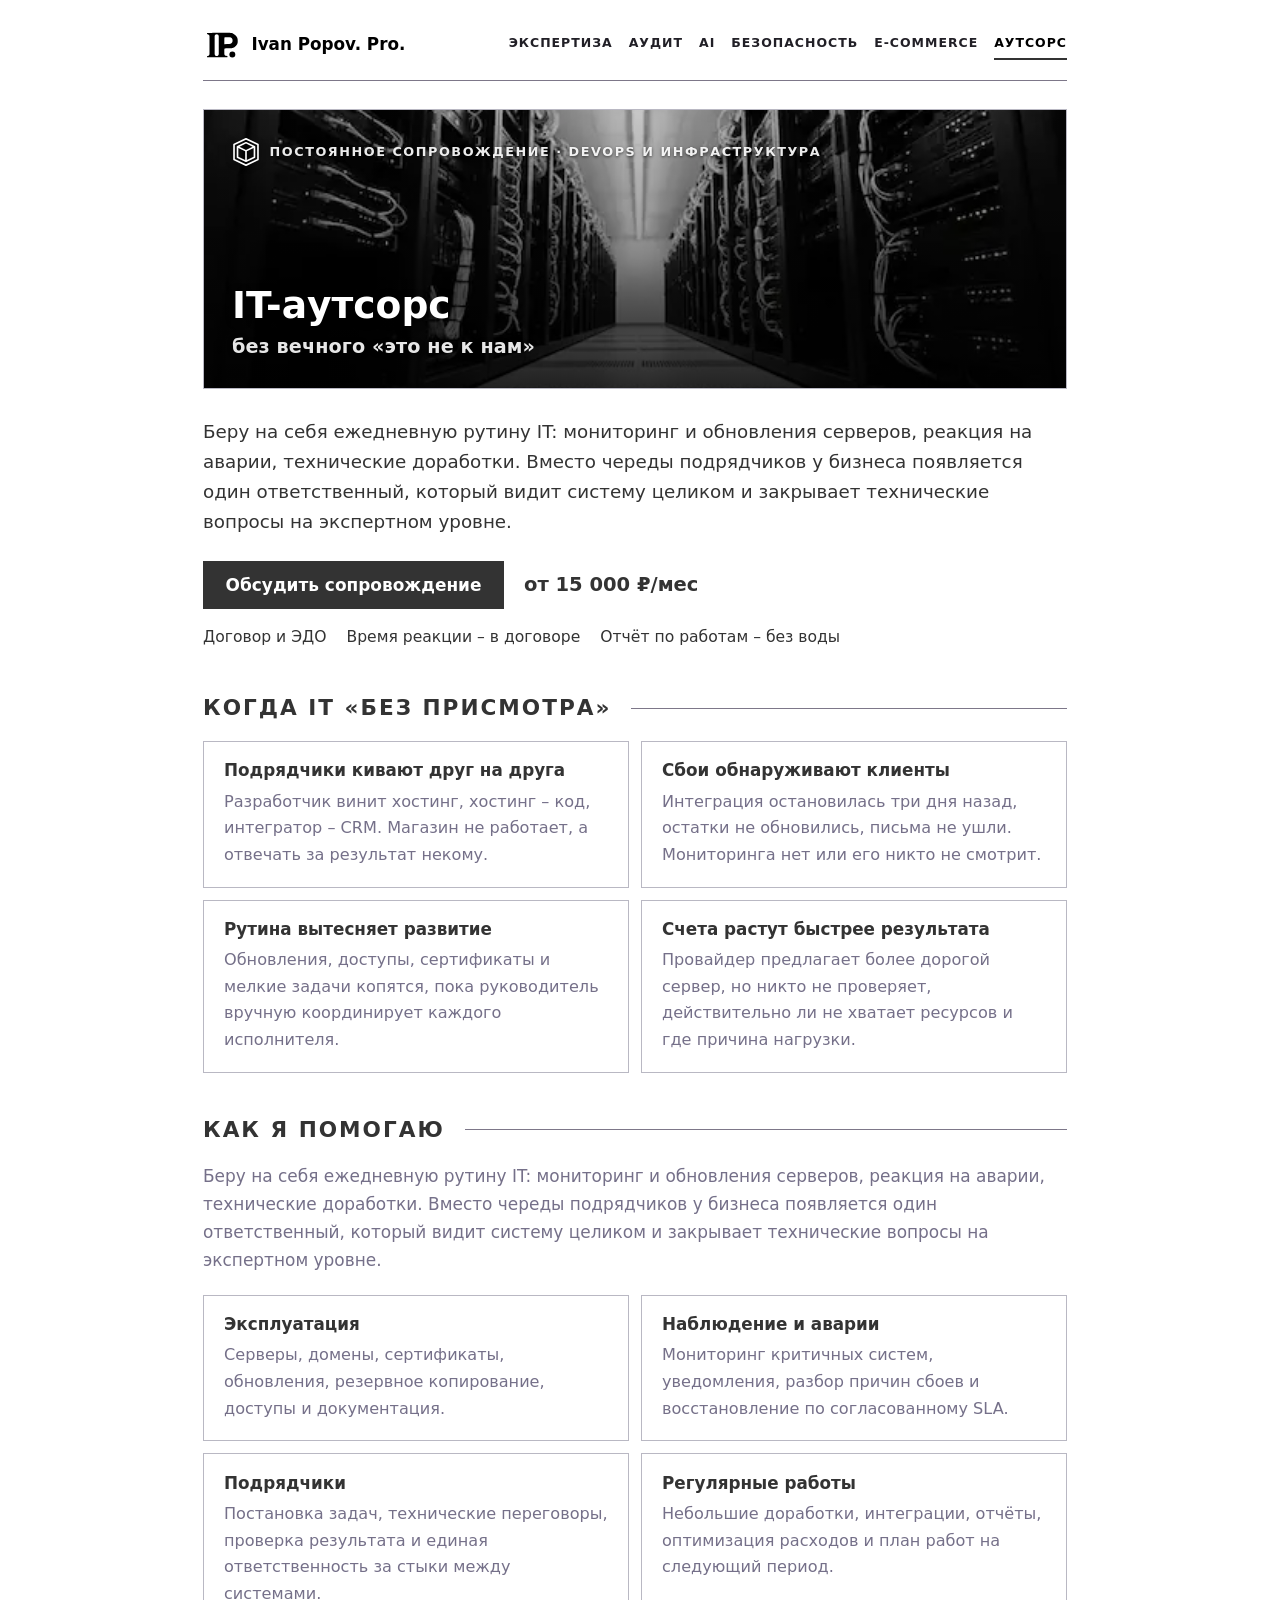
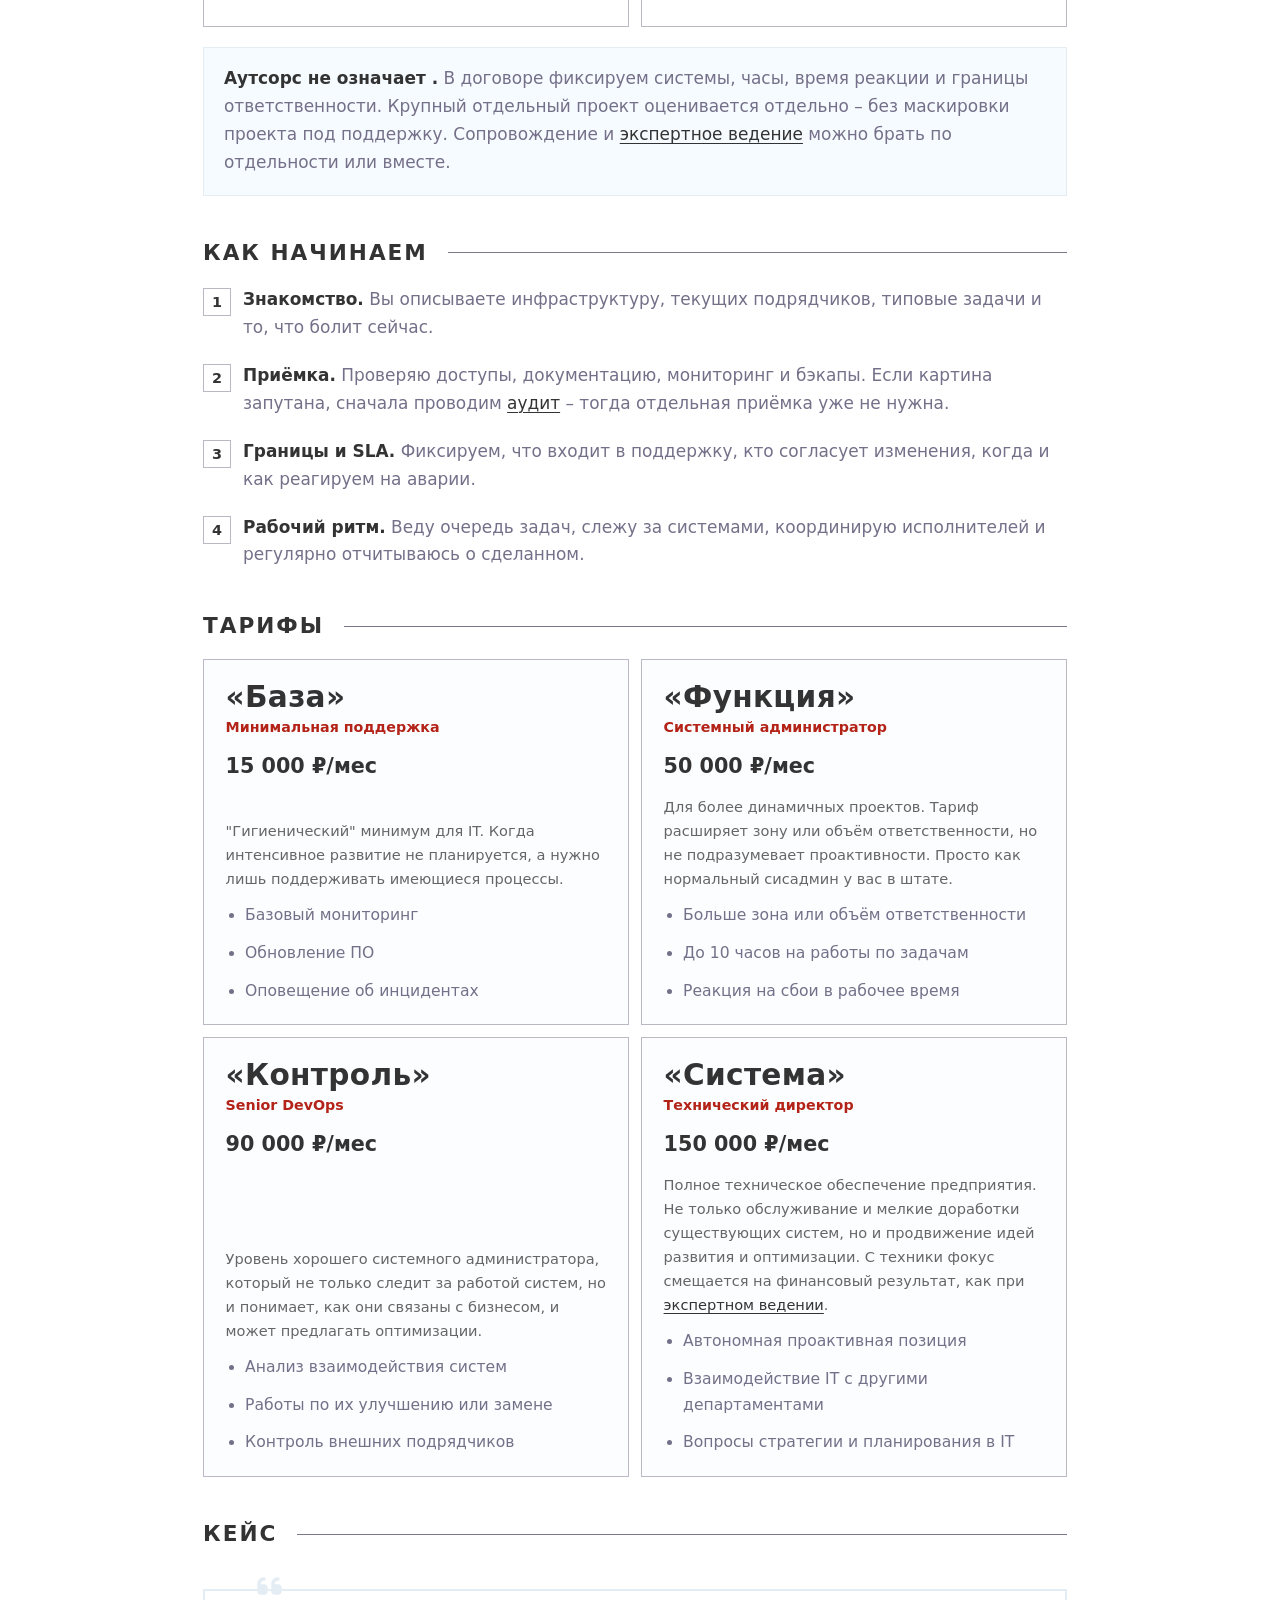
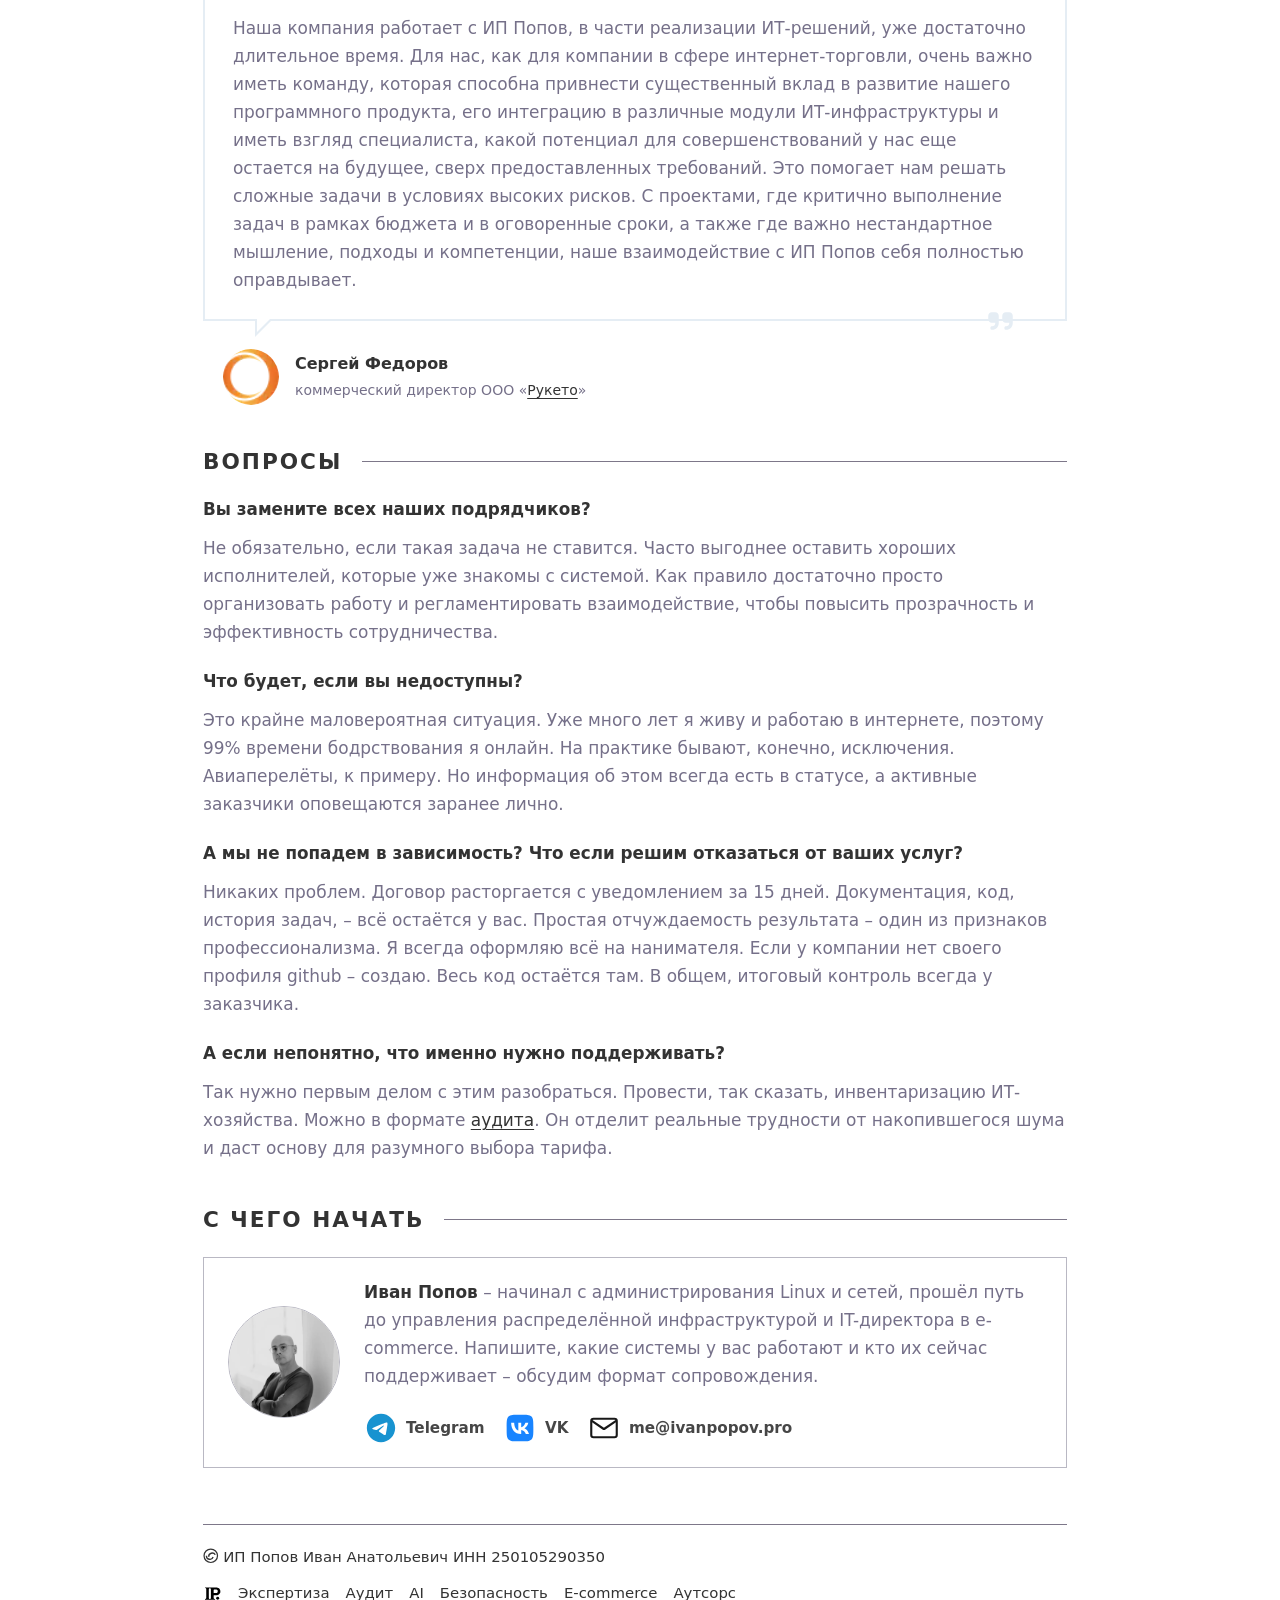
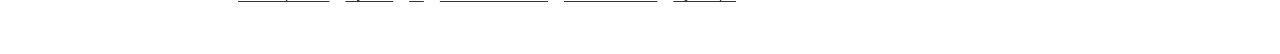
<file: outsource/index.html>
<!DOCTYPE html>
<html lang="ru" prefix="og: https://ogp.me/ns#">

<head>
	<meta charset="utf-8">
	<meta name="viewport" content="width=device-width, initial-scale=1, maximum-scale=5">
	<title>IT-аутсорс для бизнеса – ИП Попов</title>
	<meta name="description"
		content="Постоянное IT-сопровождение: от базового мониторинга до технического руководства. От 15 000 ₽ в месяц.">
	<meta name="author" content="Иван Анатольевич Попов">
	<link rel="canonical" href="https://ivanpopov.pro/outsource/">
	<link rel="icon" href="/favicon.ico?v=9ceaf78d" type="image/x-icon" sizes="any">
	<link rel="apple-touch-icon" href="/static/img/assets/apple-touch-icon.png?v=79300274" sizes="180x180">
	<meta property="og:type" content="website">
	<meta property="og:locale" content="ru_RU">
	<meta property="og:url" content="https://ivanpopov.pro/outsource/">
	<meta property="og:title" content="IT-аутсорс для бизнеса – ИП Попов">
	<meta property="og:description"
		content="Беру на себя повседневную IT-рутину: серверы, обновления, мониторинг, аварии и подрядчиков.">
	<meta property="og:image" content="https://ivanpopov.pro/static/img/about/og-image-olive-good.jpg">
	<meta property="og:image:type" content="image/jpeg">
	<meta property="og:image:width" content="1200">
	<meta property="og:image:height" content="630">
	<meta property="og:image:alt" content="Иван Попов">
	<meta name="twitter:card" content="summary_large_image">
	<meta name="twitter:title" content="IT-аутсорс для бизнеса – ИП Попов">
	<meta name="twitter:description" content="Постоянное IT-сопровождение с ответственностью за результат.">
	<meta name="twitter:image" content="https://ivanpopov.pro/static/img/about/og-image-olive-good.jpg">
	<meta name="twitter:image:alt" content="Иван Попов">
	<link rel="stylesheet" href="/static/css/landing.min.css?v=e25e78d3">
</head>

<body>
	<div class="landing-wrap">
		<header class="landing-header">
			<a class="landing-header__brand" href="/">
				<img src="/static/img/assets/ip-dot.svg?v=c075da02" alt="" width="38" height="38" decoding="async">
				<span>Ivan Popov. Pro.</span>
			</a>
			<nav class="landing-header__nav" aria-label="Услуги">
				<a href="/expert/">Экспертиза</a>
				<a href="/audit/">Аудит</a>
				<a href="/ai/">AI</a>
				<a href="/security/">Безопасность</a>
				<a href="/ecommerce/">E-commerce</a>
				<a href="/outsource/" aria-current="page">Аутсорс</a>
			</nav>
		</header>
		<main>
			<div class="landing-banner">
				<img class="landing-banner__img" src="/static/img/service/server.webp?v=d7c05517" alt="" width="640"
					height="320" fetchpriority="high">
				<div class="landing-banner__overlay">
					<div class="landing-banner__top">
						<span class="landing-banner__badge">
							<svg class="landing-banner__icon" xmlns="http://www.w3.org/2000/svg" viewBox="0 0 511.961 511.961"
								aria-hidden="true">
								<path
									d="m489.965 120.063c0-5.77-3.31-11.028-8.512-13.524l-218.984-105.064c-4.102-1.967-8.875-1.967-12.977 0l-218.985 105.064c-5.202 2.496-8.511 7.755-8.511 13.524l-.003 271.834c0 5.77 3.31 11.028 8.512 13.524l218.989 105.065c2.051.983 4.27 1.475 6.488 1.475 2.219 0 4.438-.492 6.488-1.475l218.989-105.065c5.202-2.496 8.512-7.755 8.512-13.524zm-233.984 360.262-203.989-97.868.003-252.953 203.985-97.867 203.984 97.867.004 252.953z" />
								<path
									d="m417.299 146.915-154.83-74.284c-4.102-1.967-8.875-1.967-12.977 0l-154.832 74.284c-5.202 2.496-8.511 7.755-8.511 13.525l-.002 191.081c0 5.77 3.31 11.028 8.512 13.524l154.833 74.285c2.051.983 4.27 1.476 6.488 1.476 2.219 0 4.438-.492 6.488-1.476l154.833-74.285c5.202-2.496 8.512-7.755 8.512-13.524l-.003-191.081c.001-5.77-3.308-11.028-8.511-13.525zm-161.318-44.122 120.156 57.648-120.156 57.647-120.156-57.647zm-139.832 81.483 124.832 59.89v157.808l-124.833-59.893zm154.832 217.697v-157.808l124.831-59.89.002 157.805z" />
							</svg>
							Постоянное сопровождение · DevOps и инфраструктура
						</span>
					</div>
					<h1 class="landing-banner__title">IT-аутсорс<span class="landing-banner__subtitle">без вечного «это не к нам»</span></h1>
				</div>
			</div>

			<section class="landing-section landing-hero">
				<p class="landing-hero__lead">Беру на себя ежедневную рутину IT: мониторинг и обновления серверов, реакция на аварии,
					технические доработки. Вместо череды подрядчиков у бизнеса появляется один ответственный, который видит систему целиком и закрывает технические вопросы на экспертном уровне.</p>
				<p class="landing-hero__action">
					<a class="landing-cta" href="https://t.me/ivanpopovpro_bot?start=out_lead" target="_blank" rel="noopener noreferrer">Обсудить
						сопровождение</a>
					<span class="landing-hero__price">от 15 000 ₽/мес</span>
				</p>
				<div class="landing-meta">
					<span>Договор и ЭДО</span>
					<span>Время реакции – в договоре</span>
					<span>Отчёт по работам – без воды</span>
				</div>
			</section>

			<section class="landing-section">
				<h2>Когда IT «без присмотра»</h2>
				<div class="landing-cards">
					<article class="landing-card">
						<h3>Подрядчики кивают друг на друга</h3>
						<p>Разработчик винит хостинг, хостинг – код, интегратор – CRM. Магазин не работает, а отвечать за результат
							некому.</p>
					</article>
					<article class="landing-card">
						<h3>Сбои обнаруживают клиенты</h3>
						<p>Интеграция остановилась три дня назад, остатки не обновились, письма не ушли. Мониторинга нет или его
							никто не смотрит.</p>
					</article>
					<article class="landing-card">
						<h3>Рутина вытесняет развитие</h3>
						<p>Обновления, доступы, сертификаты и мелкие задачи копятся, пока руководитель вручную координирует каждого
							исполнителя.</p>
					</article>
					<article class="landing-card">
						<h3>Счета растут быстрее результата</h3>
						<p>Провайдер предлагает более дорогой сервер, но никто не проверяет, действительно ли не хватает ресурсов и
							где причина нагрузки.</p>
					</article>
				</div>
			</section>

			<section class="landing-section">
				<h2>Как я помогаю</h2>
				<p>Беру на себя ежедневную рутину IT: мониторинг и обновления серверов, реакция на аварии,
				технические доработки. Вместо череды подрядчиков у бизнеса появляется один ответственный, который видит систему целиком
				и закрывает технические вопросы на экспертном уровне.</p>
				<div class="landing-cards">
					<article class="landing-card">
						<h3>Эксплуатация</h3>
						<p>Серверы, домены, сертификаты, обновления, резервное копирование, доступы и документация.</p>
					</article>
					<article class="landing-card">
						<h3>Наблюдение и аварии</h3>
						<p>Мониторинг критичных систем, уведомления, разбор причин сбоев и восстановление по согласованному SLA.</p>
					</article>
					<article class="landing-card">
						<h3>Подрядчики</h3>
						<p>Постановка задач, технические переговоры, проверка результата и единая ответственность за стыки между
							системами.</p>
					</article>
					<article class="landing-card">
						<h3>Регулярные работы</h3>
						<p>Небольшие доработки, интеграции, отчёты, оптимизация расходов и план работ на следующий период.</p>
					</article>
				</div>
				<div class="landing-highlight">
					<p><strong>Аутсорс не означает .</strong> В договоре фиксируем системы, часы, время
						реакции и границы ответственности. Крупный отдельный проект оценивается отдельно – без маскировки проекта под
						поддержку. Сопровождение и <a href="/expert/">экспертное ведение</a> можно брать по отдельности или вместе.</p>
				</div>
			</section>

			<section class="landing-section">
				<h2>Как начинаем</h2>
				<ol class="landing-steps">
					<li><strong>Знакомство.</strong> Вы описываете инфраструктуру, текущих подрядчиков, типовые задачи и то, что
						болит сейчас.</li>
					<li><strong>Приёмка.</strong> Проверяю доступы, документацию, мониторинг и бэкапы. Если картина запутана,
						сначала проводим <a href="/audit/">аудит</a> – тогда отдельная приёмка уже не нужна.</li>
					<li><strong>Границы и SLA.</strong> Фиксируем, что входит в поддержку, кто согласует изменения, когда и как
						реагируем на аварии.</li>
					<li><strong>Рабочий ритм.</strong> Веду очередь задач, слежу за системами, координирую исполнителей и
						регулярно отчитываюсь о сделанном.</li>
				</ol>
			</section>

			<section class="landing-section">
				<h2>Тарифы</h2>
				<div class="landing-package-grid">
					<article class="landing-package">
						<h3 class="landing-package__code">«База»</h3>
						<p class="landing-package__anchor">Минимальная поддержка</p>
						<p class="landing-package__price">15 000 ₽/мес</p>
						<p class="landing-package__note">"Гигиенический" минимум для IT. Когда интенсивное развитие не планируется, а нужно лишь поддерживать имеющиеся
							процессы.</p>
						<ul class="landing-list">
							<li>Базовый мониторинг</li>
							<li>Обновление ПО</li>
							<li>Оповещение об инцидентах</li>
						</ul>
					</article>
					<article class="landing-package">
						<h3 class="landing-package__code">«Функция»</h3>
						<p class="landing-package__anchor">Системный администратор</p>
						<p class="landing-package__price">50 000 ₽/мес</p>
						<p class="landing-package__note">Для более динамичных проектов. Тариф расширяет зону или объём ответственности, но не подразумевает 
						проактивности. Просто как нормальный сисадмин у вас в штате.</p>
						<ul class="landing-list">
							<li>Больше зона или объём ответственности</li>
							<li>До 10 часов на работы по задачам </li>
							<li>Реакция на сбои в рабочее время</li>
						</ul>
					</article>
					<article class="landing-package">
						<h3 class="landing-package__code">«Контроль»</h3>
						<p class="landing-package__anchor">Senior DevOps</p>
						<p class="landing-package__price">90 000 ₽/мес</p>
						<p class="landing-package__note">Уровень хорошего системного администратора, который не только следит за работой систем, но и понимает, как
							они связаны с бизнесом, и может предлагать оптимизации.</p>
						<ul class="landing-list">
							<li>Анализ взаимодействия систем</li>
							<li>Работы по их улучшению или замене</li>
							<li>Контроль внешних подрядчиков</li>
						</ul>
					</article>
					<article class="landing-package">
						<h3 class="landing-package__code">«Система»</h3>
						<p class="landing-package__anchor">Технический директор</p>
						<p class="landing-package__price">150 000 ₽/мес</p>
						<p class="landing-package__note">Полное техническое обеспечение предприятия. Не только обслуживание и мелкие доработки существующих систем,  
						но и продвижение идей развития и оптимизации. С техники фокус смещается на финансовый результат, как при <a href="/expert/">экспертном ведении</a>.
						</p>
						<ul class="landing-list">
							<li>Автономная проактивная позиция</li>
							<li>Взаимодействие IT с другими департаментами</li>
							<li>Вопросы стратегии и планирования в IT</li>
						</ul>
					</article>
				</div>
			</section>

			<section class="landing-section">
				<h2>Кейс</h2>
				<div class="landing-testimonial">
					<blockquote class="landing-quote">
						<i class="icon-quote-left"></i>
						<i class="icon-quote-right"></i>
						<p>Наша компания работает с ИП Попов, в части реализации ИТ-решений, уже достаточно длительное
							время. Для нас, как для компании в сфере интернет-торговли, очень важно иметь команду,
							которая способна привнести существенный вклад в развитие нашего программного продукта, его
							интеграцию в различные модули ИТ-инфраструктуры и иметь взгляд специалиста, какой потенциал
							для совершенствований у нас еще остается на будущее, сверх предоставленных требований. Это
							помогает нам решать сложные задачи в условиях высоких рисков. С проектами, где критично
							выполнение задач в рамках бюджета и в оговоренные сроки, а также где важно нестандартное
							мышление, подходы и компетенции, наше взаимодействие с ИП Попов себя полностью оправдывает.
						</p>
					</blockquote>
					<div class="landing-testimonial__author">
						<img class="landing-testimonial__avatar" src="/static/img/clients/ruketo.webp?v=7e6192b9"
							alt="Сергей Федоров" width="56" height="56" loading="lazy" decoding="async">
						<div class="landing-testimonial__info">
							<span>Сергей Федоров</span>
							<span>коммерческий директор ООО «<a href="https://ruketo.ru" target="_blank"
									rel="noopener noreferrer">Рукето</a>»</span>
						</div>
					</div>
				</div>
			</section>

			<section class="landing-section landing-faq">
				<h2>Вопросы</h2>
				<h3>Вы замените всех наших подрядчиков?</h3>
				<p>Не обязательно, если такая задача не ставится. Часто выгоднее оставить хороших исполнителей, которые уже знакомы с системой. 
				Как правило достаточно просто организовать работу и регламентировать взаимодействие, чтобы повысить прозрачность и эффективность сотрудничества.
				</p>
				<h3>Что будет, если вы недоступны?</h3>
				<p>Это крайне маловероятная ситуация. Уже много лет я живу и работаю в интернете, поэтому 99% времени бодрствования я онлайн.
				На практике бывают, конечно, исключения. Авиаперелёты, к примеру. Но информация об этом всегда есть в статусе, а активные заказчики оповещаются заранее лично.
				</p>
				<h3>А мы не попадем в зависимость? Что если решим отказаться от ваших услуг?</h3>
				<p>Никаких проблем. Договор расторгается с уведомлением за 15 дней. Документация, код, история задач, – всё
					остаётся у вас. Простая отчуждаемость результата – один из признаков профессионализма. Я всегда оформляю всё на нанимателя. Если у компании нет своего профиля github – создаю. Весь код остаётся там. 
					В общем, итоговый контроль всегда у заказчика.</p>
				<h3>А если непонятно, что именно нужно поддерживать?</h3>
				<p>Так нужно первым делом с этим разобраться. Провести, так сказать, инвентаризацию ИТ-хозяйства. Можно в формате <a href="/audit/">аудита</a>. Он отделит реальные трудности от накопившегося шума и даст основу для
					разумного выбора тарифа.</p>
			</section>

			<section class="landing-section">
				<h2>С чего начать</h2>
				<div class="landing-author-card">
					<img class="landing-author-card__photo" src="/static/img/about/ip-foto-mobile.webp?v=18b455cd"
						alt="Иван Попов" width="112" height="112" loading="lazy" decoding="async">
					<div class="landing-author-card__body">
						<p><strong>Иван Попов</strong> – начинал с администрирования Linux и сетей, прошёл путь до управления распределённой инфраструктурой и IT-директора в e-commerce. Напишите, какие системы у вас работают и кто их сейчас поддерживает – обсудим формат сопровождения.</p>
						<div class="landing-social" aria-label="Ссылки для связи">
							<a href="https://t.me/ivanpopovpro_bot?start=out_talk" target="_blank" rel="noopener noreferrer">
								<img src="/static/img/social/tg.svg?v=d3b80a19" alt="" width="34" height="34" decoding="async">
								<span>Telegram</span>
							</a>
							<a href="https://vk.com/ivanpopovpro" target="_blank" rel="noopener noreferrer">
								<img src="/static/img/social/vk.svg?v=82b84296" alt="" width="34" height="34" decoding="async">
								<span>VK</span>
							</a>
							<a href="mailto:me@ivanpopov.pro?subject=IT-%D0%B0%D1%83%D1%82%D1%81%D0%BE%D1%80%D1%81"
								class="ip_mail">
								<img src="/static/img/social/mail.svg?v=9cb2ec4f" alt="" width="34" height="34" decoding="async">
								<span>me@ivanpopov.pro</span>
							</a>
						</div>
					</div>
				</div>
			</section>
		</main>
		<footer class="landing-footer">
			<div class="copyhuy">
				<p><a href="https://copyhuy.net/" target="_blank" aria-label="Копихуй"><svg class="copyhuy__mark"
							xmlns="http://www.w3.org/2000/svg" viewBox="0 0 473 468" width="1em" height="1em" aria-hidden="true"
							focusable="false">
							<path fill-rule="evenodd"
								d="M235 10 A222 222 0 1 1 235 454 A222 222 0 1 1 235 10 Z M235 47 A185 185 0 1 0 235 417 A185 185 0 1 0 235 47 Z" />
							<path d="M83.4 229 A124 124 0 0 0 324.4 277.3 L285.3 264.4 A83 83 0 0 1 124.6 229 Z" />
							<path d="M151.3 264 A128 128 0 0 1 388.5 190.4 L351.7 211.9 A85 85 0 0 0 194.5 264 Z" />
						</svg></a>ИП Попов Иван Анатольевич ИНН 250105290350</p>
			</div>
			<nav aria-label="Навигация">
				<a class="landing-footer__home" href="/" aria-label="Главная"><img src="/static/img/assets/ip-dot.svg?v=c075da02" alt="" width="20" height="20" decoding="async"></a>
				<a href="/expert/">Экспертиза</a>
				<a href="/audit/">Аудит</a>
				<a href="/ai/">AI</a>
				<a href="/security/">Безопасность</a>
				<a href="/ecommerce/">E-commerce</a>
				<a href="/outsource/">Аутсорс</a>
			</nav>
		</footer>
	</div>
</body>

</html>
</file>
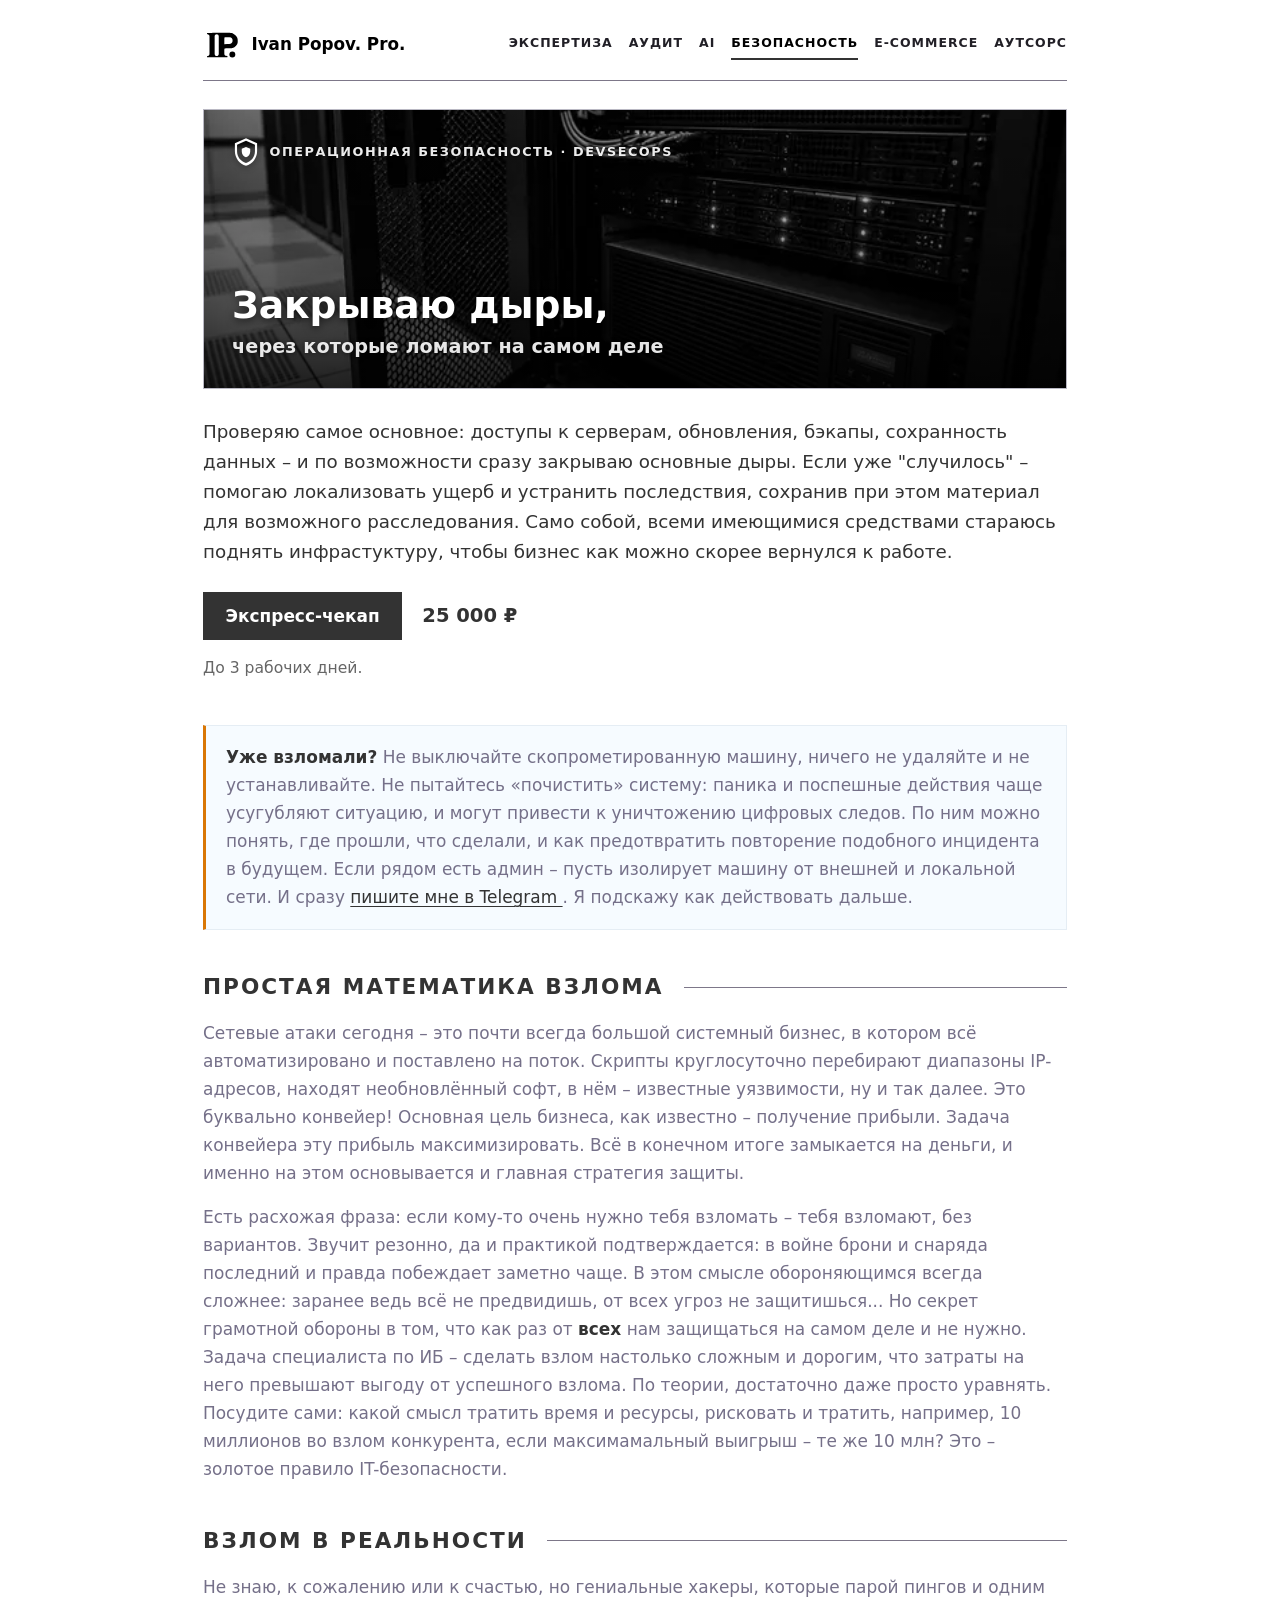
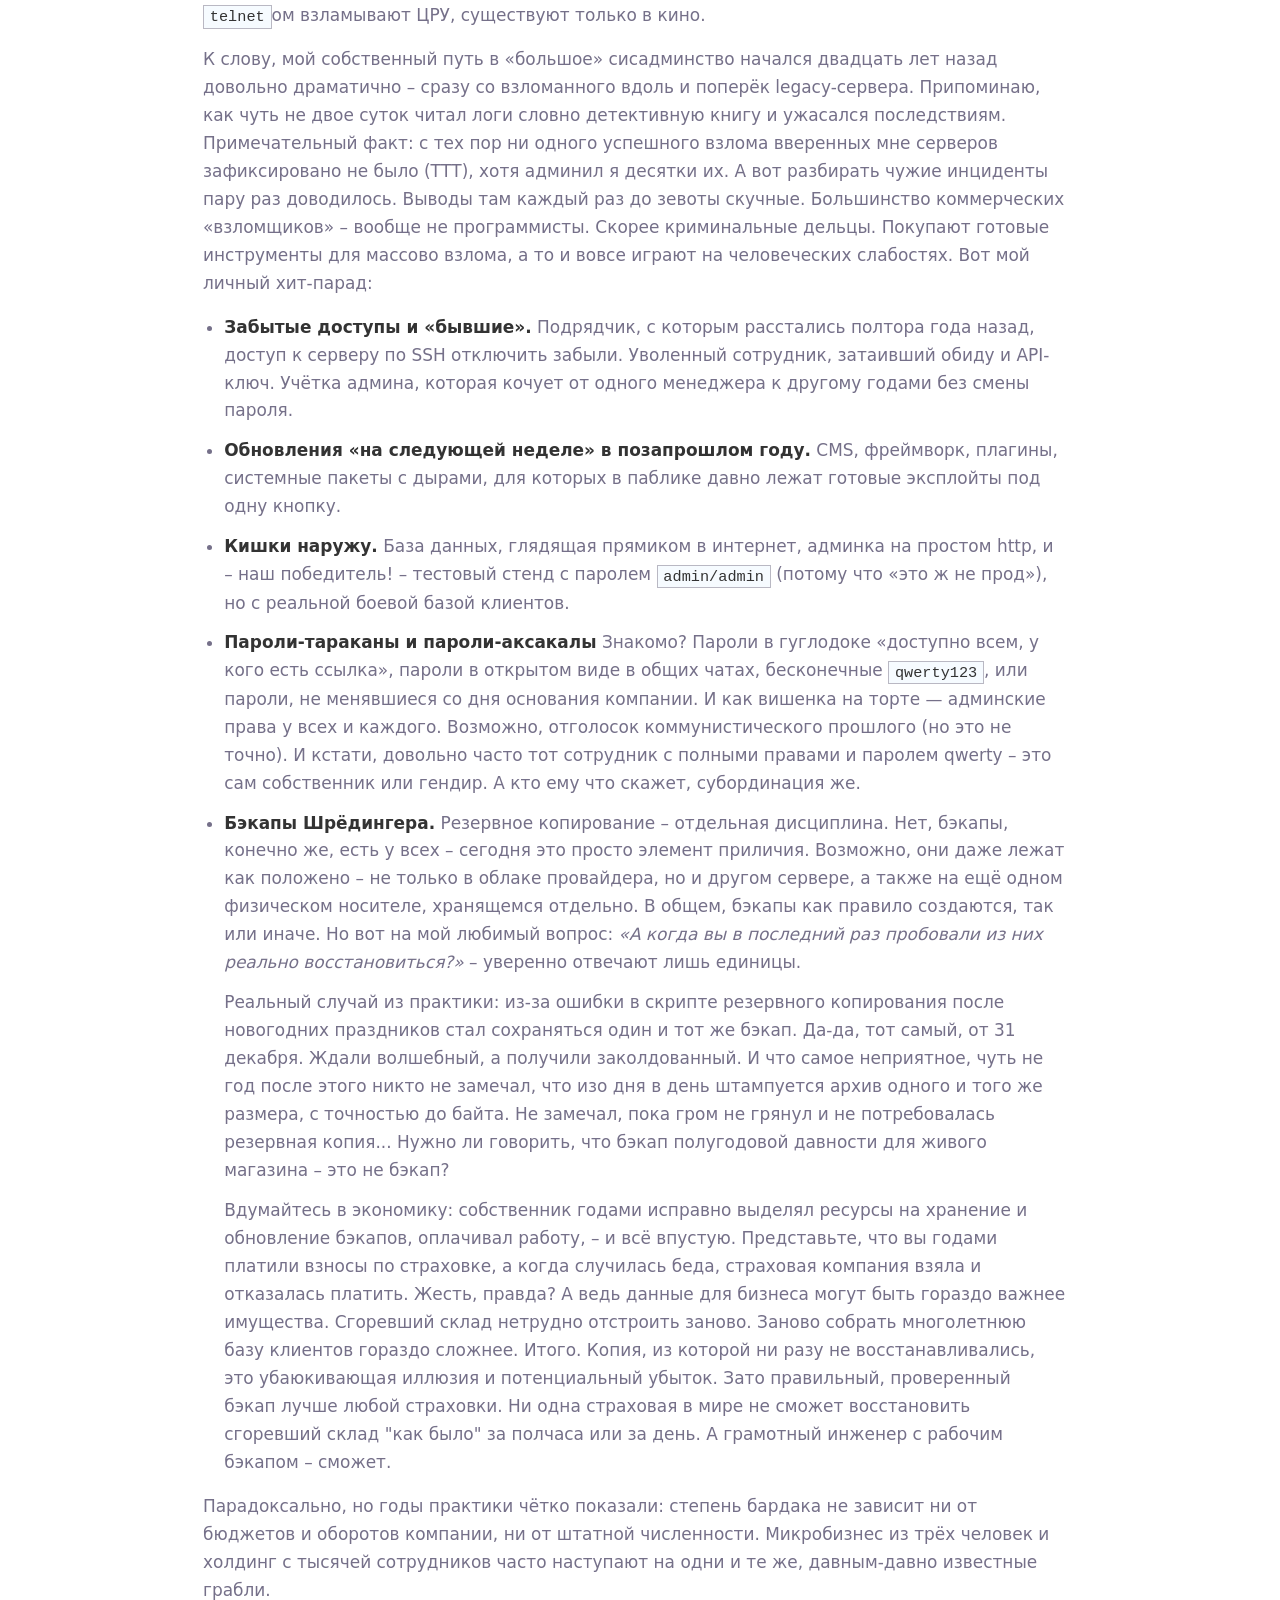
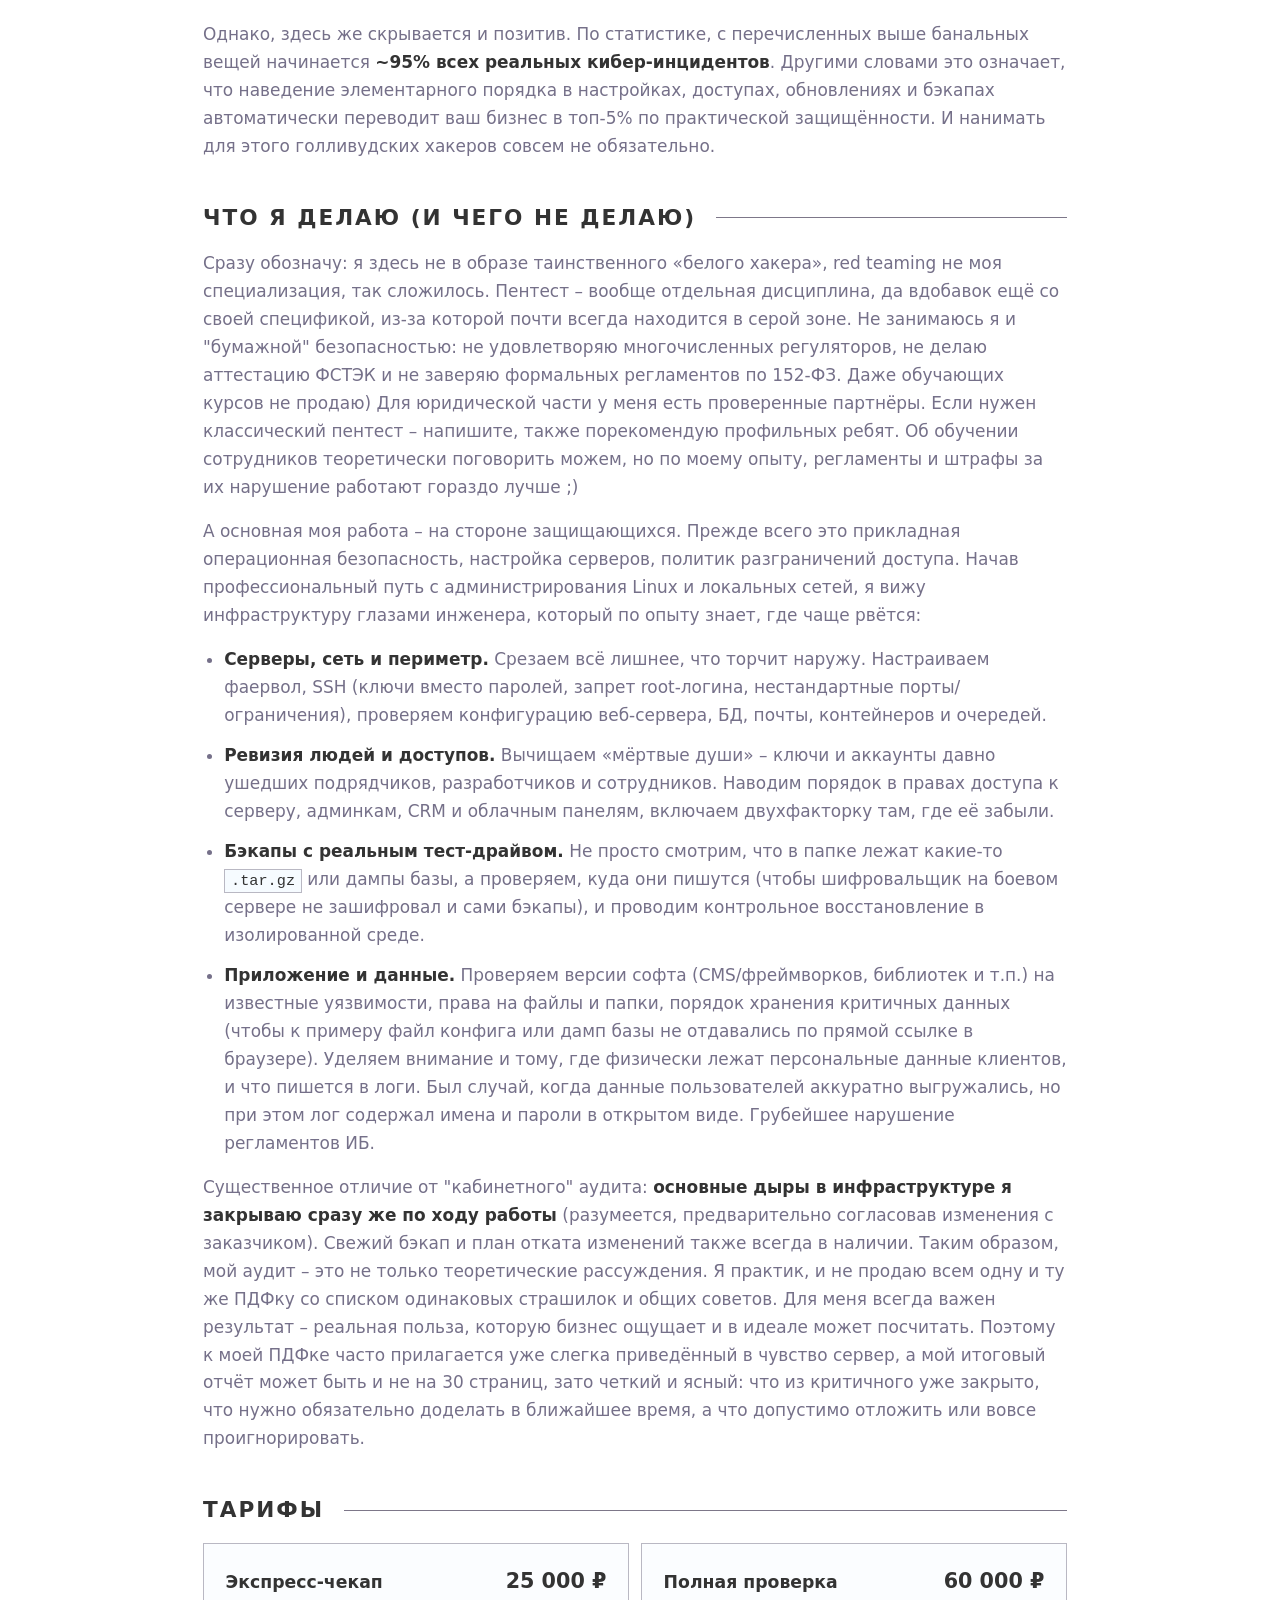
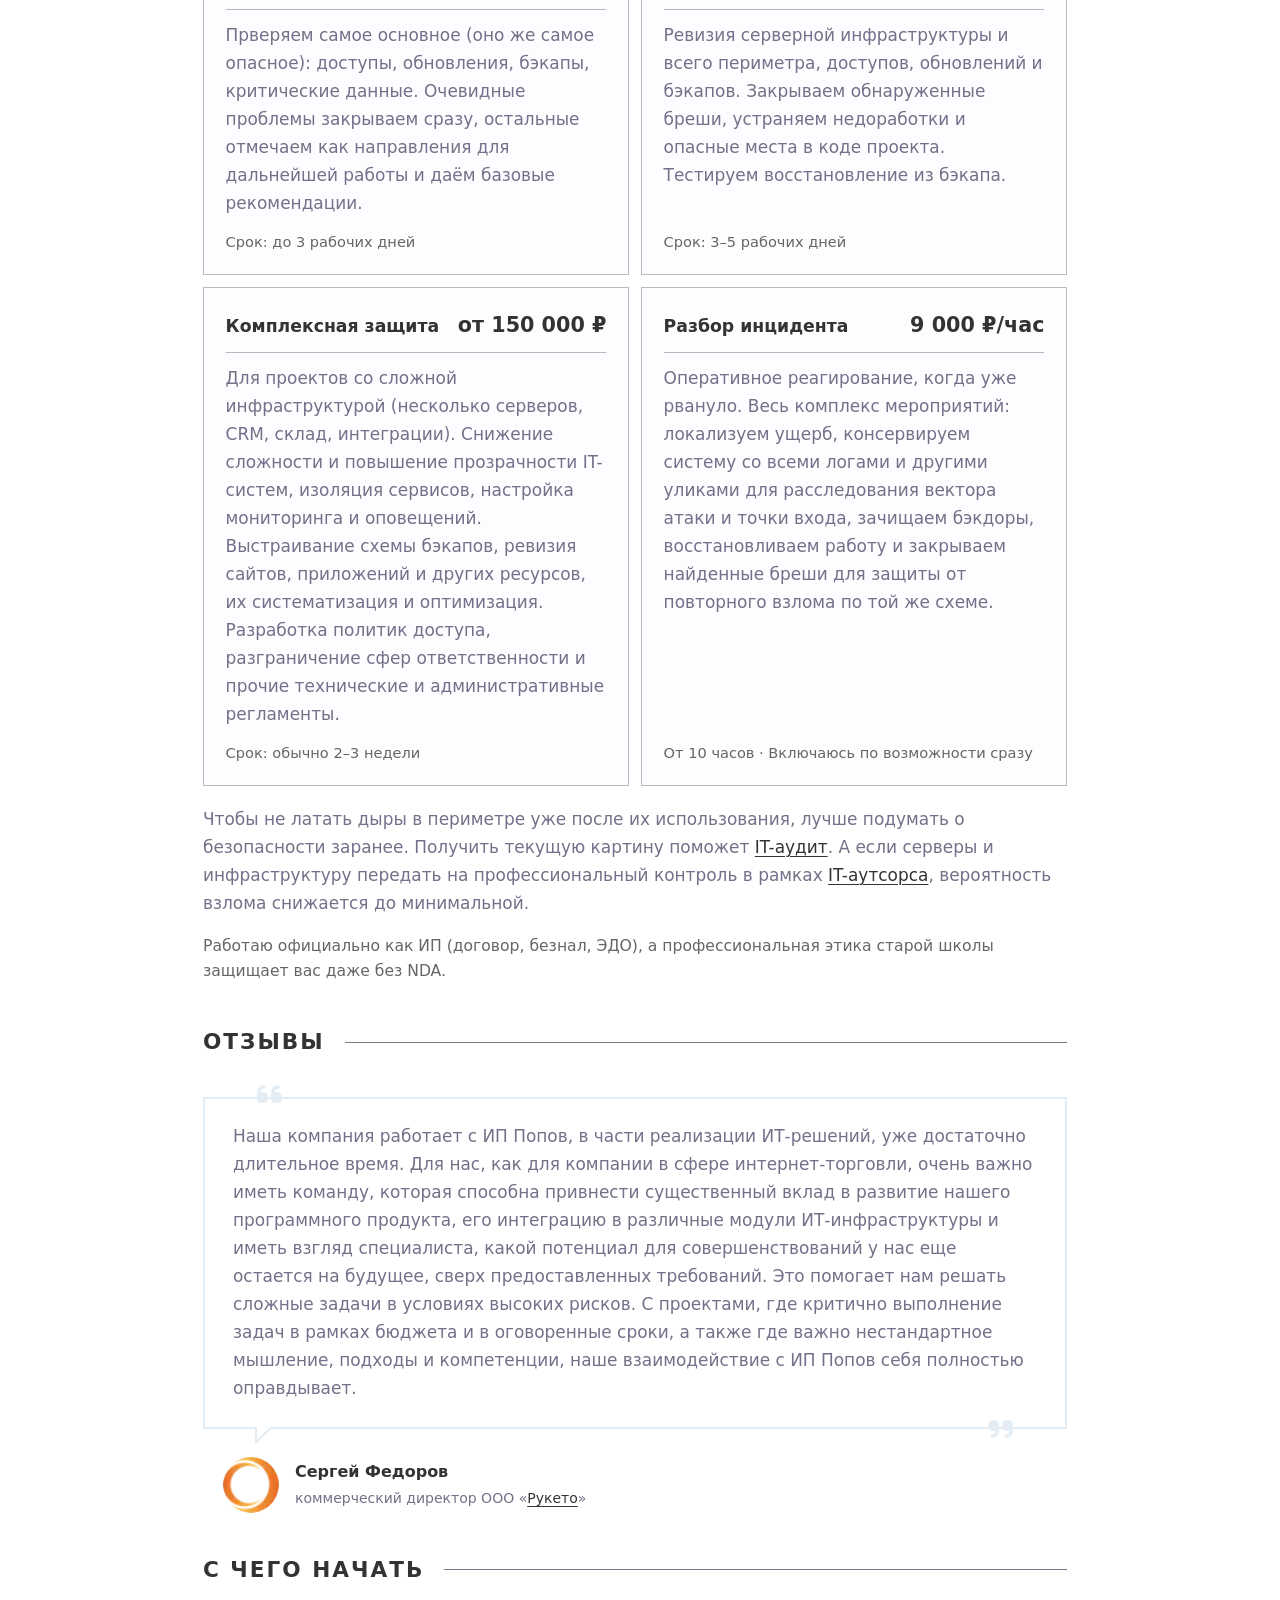
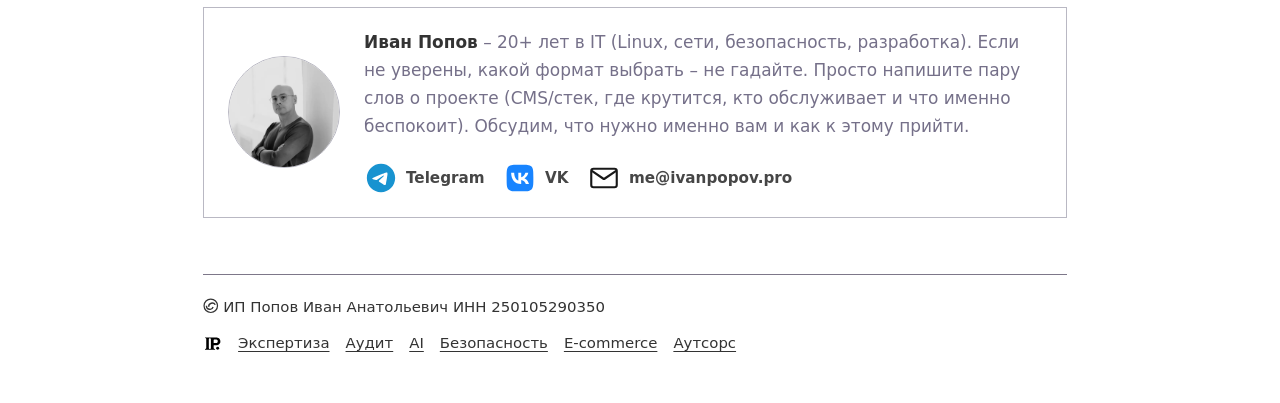
<file: security/index.html>
<!DOCTYPE html>
<html lang="ru" prefix="og: https://ogp.me/ns#">

<head>
	<meta charset="utf-8">
	<meta name="viewport" content="width=device-width, initial-scale=1, maximum-scale=5">
	<title>IT-безопасность – ИП Попов</title>
	<meta name="description"
		content="Операционная безопасность: доступы, обновления, серверы, бэкапы, персональные данные. Экспресс-проверка с устранением основных дыр за 3–5 дней – 60 000 ₽. Если уже взломали – разбор инцидента.">
	<meta name="author" content="Иван Анатольевич Попов">
	<link rel="canonical" href="https://ivanpopov.pro/security/">
	<link rel="icon" href="/favicon.ico?v=9ceaf78d" type="image/x-icon" sizes="any">
	<link rel="apple-touch-icon" href="/static/img/assets/apple-touch-icon.png?v=79300274" sizes="180x180">
	<meta property="og:type" content="website">
	<meta property="og:locale" content="ru_RU">
	<meta property="og:url" content="https://ivanpopov.pro/security/">
	<meta property="og:title" content="Операционная IT-безопасность – ИП Попов">
	<meta property="og:description"
		content="Закрываю дыры, через которые ломают на самом деле: доступы, обновления, серверы, бэкапы, хранение данных клиентов. Если уже взломали – разбираю последствия.">
	<meta property="og:image" content="https://ivanpopov.pro/static/img/about/og-image-olive-good.jpg">
	<meta property="og:image:type" content="image/jpeg">
	<meta property="og:image:width" content="1200">
	<meta property="og:image:height" content="630">
	<meta property="og:image:alt" content="Иван Попов">
	<meta name="twitter:card" content="summary_large_image">
	<meta name="twitter:title" content="Операционная IT-безопасность – ИП Попов">
	<meta name="twitter:description"
		content="Доступы, обновления, серверы, бэкапы, данные клиентов. Экспресс-проверка с устранением основных дыр за 3–5 дней.">
	<meta name="twitter:image" content="https://ivanpopov.pro/static/img/about/og-image-olive-good.jpg">
	<meta name="twitter:image:alt" content="Иван Попов">
	<link rel="stylesheet" href="/static/css/landing.min.css?v=e25e78d3">
</head>

<body>
	<div class="landing-wrap">
		<header class="landing-header">
			<a class="landing-header__brand" href="/">
				<img src="/static/img/assets/ip-dot.svg?v=c075da02" alt="" width="38" height="38" decoding="async">
				<span>Ivan Popov. Pro.</span>
			</a>
			<nav class="landing-header__nav" aria-label="Услуги">
				<a href="/expert/">Экспертиза</a>
				<a href="/audit/">Аудит</a>
				<a href="/ai/">AI</a>
				<a href="/security/" aria-current="page">Безопасность</a>
				<a href="/ecommerce/">E-commerce</a>
				<a href="/outsource/">Аутсорс</a>
			</nav>
		</header>
		<main>
			<div class="landing-banner">
				<img class="landing-banner__img" src="/static/img/service/security.webp?v=f131dfd5" alt="" width="640"
					height="320" fetchpriority="high">
				<div class="landing-banner__overlay">
					<div class="landing-banner__top">
						<span class="landing-banner__badge">
							<svg class="landing-banner__icon" xmlns="http://www.w3.org/2000/svg" viewBox="0 0 24 24"
								aria-hidden="true">
								<path fill-rule="evenodd"
									d="M12 0.24 2.48 4.44V11.33C2.48 17.06 6.46 22.42 12 23.76 17.54 22.42 21.52 17.06 21.52 11.33V4.44ZM12 2.34 4.33 5.79V11.33C4.33 15.94 7.46 20.22 12 21.46 16.54 20.22 19.67 15.94 19.67 11.33V5.79ZM12 7.63 8.38 9.23V11.85C8.38 14.03 9.89 16.07 12 16.57 14.11 16.07 15.62 14.03 15.62 11.85V9.23Z" />
							</svg>
							Операционная безопасность · DevSecOps
						</span>
					</div>
					<h1 class="landing-banner__title">Закрываю дыры,<span class="landing-banner__subtitle">через которые ломают на самом деле</span></h1>
				</div>
			</div>

			<section class="landing-section landing-hero">
				<p class="landing-hero__lead">Проверяю самое основное: доступы к серверам, обновления, бэкапы, сохранность данных – и по возможности сразу закрываю основные
					дыры. Если уже "случилось" – помогаю локализовать ущерб и устранить последствия, сохранив при этом материал для возможного расследования. Само собой, всеми 
					имеющимися средствами стараюсь поднять инфрастуктуру, чтобы бизнес как можно скорее вернулся к работе.</p>
				<p class="landing-hero__action">
					<a class="landing-cta" href="https://t.me/ivanpopovpro_bot?start=sec_express" target="_blank"
						rel="noopener noreferrer">Экспресс-чекап</a>
					<span class="landing-hero__price">25 000 ₽</span>
				</p>
				<p class="landing-note">До 3 рабочих дней.</p>
			</section>

			<div class="landing-alert">
				<p><strong>Уже взломали?</strong> Не выключайте скопрометированную машину, ничего не удаляйте и не устанавливайте. 
					Не пытайтесь «почистить» систему: паника и поспешные действия чаще усугубляют ситуацию, и могут привести к 	уничтожению цифровых следов. По ним можно понять, где прошли, что сделали, и как предотвратить повторение подобного инцидента в будущем. 
					Если рядом есть админ – пусть изолирует машину от внешней и локальной сети.	И сразу <a href="https://t.me/ivanpopovpro_bot?start=sec_incident"
						target="_blank" rel="noopener noreferrer">пишите мне в Telegram </a>. Я подскажу как действовать дальше.</p>
			</div>

			<section class="landing-section">
				<h2>Простая математика взлома</h2>
				<p>Сетевые атаки сегодня – это почти всегда большой системный бизнес, в котором всё автоматизировано и поставлено на поток. Скрипты круглосуточно перебирают диапазоны IP-адресов, находят
					необновлённый софт, в нём – известные уязвимости, ну и так далее. Это буквально конвейер! Основная цель бизнеса, как известно – получение прибыли. 
					Задача конвейера эту прибыль максимизировать. Всё в конечном итоге замыкается на деньги, и именно на этом основывается и главная стратегия защиты. </p>
				<p>Есть расхожая фраза: если кому-то очень нужно тебя взломать – тебя взломают, без вариантов. Звучит резонно, да и практикой подтверждается: в войне брони и снаряда последний и правда 
				  побеждает заметно чаще.  
				  В этом смысле обороняющимся всегда сложнее: заранее ведь всё не предвидишь, от всех угроз не защитишься... Но секрет грамотной обороны в том, что как раз от <b>всех</b> нам защищаться 
					на самом деле и не нужно. Задача специалиста по ИБ – сделать взлом настолько сложным и дорогим, что затраты на него превышают выгоду от успешного взлома. По теории, достаточно даже просто 
					уравнять. Посудите сами: какой смысл тратить время и ресурсы, рисковать и тратить, например, 10 миллионов во взлом конкурента, если максимамальный выигрыш – те же 10 млн?      
					Это – золотое правило IT-безопасности.</p>
			</section>

			<section class="landing-section">
				<h2>Взлом в реальности</h2>
				<p>Не знаю, к сожалению или к счастью, но гениальные хакеры, которые парой пингов и одним <code>telnet</code>ом взламывают ЦРУ,
					существуют только в кино.</p>
				<p>К слову, мой собственный путь в «большое» сисадминство начался двадцать лет назад довольно драматично – сразу со взломанного
					вдоль и поперёк legacy-сервера. Припоминаю, как чуть не двое суток читал логи словно детективную книгу и ужасался последствиям. 
					Примечательный факт: с тех пор ни одного успешного взлома вверенных мне серверов зафиксировано не было (ТТТ), хотя админил я десятки их. 
					А вот разбирать чужие инциденты пару раз доводилось. Выводы там каждый раз до зевоты скучные. Большинство
					коммерческих «взломщиков» – вообще не программисты. Скорее криминальные дельцы. Покупают готовые инструменты для массово взлома, а то и вовсе 
				  играют на человеческих слабостях. Вот мой личный хит-парад:</p>
				<ul class="landing-list">
					<li><strong>Забытые доступы и «бывшие».</strong> Подрядчик, с которым расстались полтора года назад, доступ к серверу по SSH 
					  отключить забыли. Уволенный сотрудник, затаивший обиду и API-ключ. Учётка
						админа, которая кочует от одного менеджера к другому годами без смены пароля.</li>
					<li><strong>Обновления «на следующей неделе» в позапрошлом году.</strong> CMS, фреймворк, плагины, системные
						пакеты с дырами, для которых в паблике давно лежат готовые эксплойты под одну кнопку.</li>
					<li><strong>Кишки наружу.</strong> База данных, глядящая прямиком в интернет, админка на простом http, и – наш победитель! – тестовый стенд с паролем <code>admin/admin</code> (потому что «это ж не прод»), но с реальной боевой
					базой клиентов.</li>
					<li><strong>Пароли-тараканы и пароли-аксакалы</strong> Знакомо? Пароли в гуглодоке «доступно всем, у кого есть ссылка», пароли в открытом виде в
						общих чатах, бесконечные <code>qwerty123</code>, или пароли, не менявшиеся со дня основания компании. И как вишенка на торте — админские права у всех и каждого. Возможно, отголосок коммунистического прошлого (но это не точно). 
						И кстати,	довольно часто тот сотрудник с полными правами и паролем qwerty – это сам собственник или гендир. А кто ему что скажет, субординация же.</li>
					<li><strong>Бэкапы Шрёдингера.</strong> Резервное копирование – отдельная дисциплина. Нет, бэкапы, конечно же, есть у всех – сегодня это просто элемент
						приличия. Возможно, они даже лежат как положено – не только в облаке провайдера, но и другом сервере, а также на ещё одном физическом носителе, хранящемся отдельно. В общем, бэкапы как правило создаются, так или иначе. Но
						вот на мой любимый вопрос: <em>«А когда вы в последний раз пробовали из них реально восстановиться?»</em> –
						уверенно отвечают лишь единицы. 
						<p>Реальный случай из практики: из-за ошибки в скрипте резервного копирования после новогодних праздников стал сохраняться один и тот же бэкап. Да-да, тот самый, от 31 декабря. Ждали волшебный, а получили заколдованный. 
							И что самое неприятное, чуть не год после этого никто не замечал, что изо дня в день штампуется архив одного и того же размера, с точностью до байта. Не замечал, 
							пока гром не грянул и не потребовалась резервная копия... Нужно ли говорить, что бэкап полугодовой давности для живого
							магазина – это не бэкап?</p>
						<p>Вдумайтесь в экономику: собственник годами исправно выделял ресурсы на хранение и обновление бэкапов, оплачивал работу, – и всё впустую.
						  Представьте, что вы годами платили взносы по страховке, а когда случилась беда, страховая компания взяла и отказалась платить. Жесть, правда? 
							А ведь данные для бизнеса могут быть гораздо важнее имущества. Сгоревший склад нетрудно отстроить заново. Заново собрать многолетнюю базу клиентов гораздо сложнее.
							Итого. Копия, из которой ни разу не восстанавливались, это убаюкивающая иллюзия и потенциальный убыток. Зато правильный, проверенный бэкап
							лучше любой страховки. Ни одна страховая в мире не сможет восстановить сгоревший склад "как было" за полчаса или за день. 
							А грамотный инженер с рабочим бэкапом – сможет.</p>
					</li>
				</ul>
				<p>Парадоксально, но годы практики чётко показали: степень бардака не зависит ни от бюджетов и оборотов компании, ни от штатной численности.
					 Микробизнес из трёх человек и холдинг с тысячей сотрудников часто наступают на одни и те же, давным-давно известные грабли.</p>
				<p>Однако, здесь же скрывается и позитив. По статистике, с перечисленных выше банальных вещей начинается
					<strong>~95% всех реальных кибер-инцидентов</strong>. Другими словами это означает, что наведение элементарного порядка в
					настройках, доступах, обновлениях и бэкапах автоматически переводит ваш бизнес в топ-5% по практической
					защищённости. И нанимать для этого голливудских хакеров совсем не обязательно.</p>
			</section>

			<section class="landing-section">
				<h2>Что я делаю (и чего не делаю)</h2>
				<p>Сразу обозначу: я здесь не в образе таинственного «белого хакера», red teaming не моя специализация, так сложилось. Пентест –
					вообще отдельная дисциплина, да вдобавок ещё со своей спецификой, из-за которой почти всегда находится в серой зоне. Не занимаюсь я и "бумажной"
					безопасностью: не удовлетворяю многочисленных регуляторов, не делаю аттестацию ФСТЭК и не заверяю формальных регламентов по 152-ФЗ. Даже обучающих курсов не продаю)
					Для юридической части у меня есть проверенные партнёры. Если нужен классический пентест – напишите, также порекомендую профильных ребят. 
					Об обучении сотрудников теоретически поговорить можем, но по моему опыту, регламенты и штрафы за их нарушение работают гораздо лучше ;)
				</p>
				<p>А основная моя работа – на стороне защищающихся. Прежде всего это прикладная операционная безопасность, настройка серверов, политик разграничений доступа.
				  Начав профессиональный путь с администрирования Linux и локальных сетей, я вижу инфраструктуру глазами инженера, который по опыту знает, где чаще рвётся:</p>
				<ul class="landing-list">
					<li><strong>Серверы, сеть и периметр.</strong> Срезаем всё лишнее, что торчит наружу. Настраиваем фаервол, SSH
						(ключи вместо паролей, запрет root-логина, нестандартные порты/ограничения), проверяем конфигурацию
						веб-сервера, БД, почты, контейнеров и очередей.</li>
					<li><strong>Ревизия людей и доступов.</strong> Вычищаем «мёртвые души» – ключи и аккаунты давно ушедших
						подрядчиков, разработчиков и сотрудников. Наводим порядок в правах доступа к серверу, админкам, CRM и
						облачным панелям, включаем двухфакторку там, где её забыли.</li>
					<li><strong>Бэкапы с реальным тест-драйвом.</strong> Не просто смотрим, что в папке лежат какие-то
						<code>.tar.gz</code> или дампы базы, а проверяем, куда они пишутся (чтобы шифровальщик на боевом сервере не
						зашифровал и сами бэкапы), и проводим контрольное восстановление в изолированной среде.</li>
					<li><strong>Приложение и данные.</strong> Проверяем версии софта (CMS/фреймворков, библиотек и т.п.) на известные уязвимости,
						права на файлы и папки, порядок хранения критичных данных (чтобы к примеру файл конфига или дамп базы не
						отдавались по прямой ссылке в браузере). Уделяем внимание и тому, где физически лежат персональные данные клиентов, и что
						пишется в логи. Был случай, когда данные пользователей аккуратно выгружались, но при этом лог содержал имена и пароли в открытом виде. 
						Грубейшее нарушение регламентов ИБ.</li>
				</ul>
				<p>Существенное отличие от "кабинетного" аудита: <strong>основные дыры в инфраструктуре я закрываю сразу же по ходу
					работы</strong> (разумеется, предварительно согласовав изменения с заказчиком). Свежий бэкап и план отката изменений также всегда в наличии.
					Таким образом, мой аудит – это не только теоретические рассуждения. Я практик, и не продаю всем одну и ту же ПДФку со списком одинаковых страшилок и общих советов. Для меня всегда 
					важен результат – реальная польза, которую бизнес ощущает и в идеале может посчитать. Поэтому к моей ПДФке часто прилагается уже слегка приведённый в чувство сервер, а мой итоговый отчёт 
					может быть и не на 30 страниц, зато четкий и ясный: что из критичного уже закрыто, что нужно обязательно доделать в ближайшее время, а что допустимо отложить 
					или вовсе проигнорировать.</p>
			</section>

			<section class="landing-section">
				<h2>Тарифы</h2>
				<div class="landing-package-grid">
					<article class="landing-package">
						<div class="landing-package__head">
							<h3>Экспресс-чекап</h3>
							<p class="landing-package__price">25 000 ₽</p>
						</div>
						<p>Прверяем самое основное (оно же самое опасное): доступы, обновления, бэкапы, критические данные. Очевидные проблемы закрываем сразу, 
						остальные отмечаем как направления для дальнейшей работы и даём базовые рекомендации.</p>
						<p class="landing-package__note">Срок: до 3 рабочих дней</p>
					</article>
					<article class="landing-package">
						<div class="landing-package__head">
							<h3>Полная проверка</h3>
							<p class="landing-package__price">60 000 ₽</p>
						</div>
						<p>Ревизия серверной инфраструктуры и всего периметра, доступов, обновлений и бэкапов. Закрываем обнаруженные бреши, устраняем недоработки и опасные места в коде проекта. Тестируем восстановление из бэкапа.</p>
						<p class="landing-package__note">Срок: 3–5 рабочих дней</p>
					</article>
					<article class="landing-package">
						<div class="landing-package__head">
							<h3>Комплексная защита</h3>
							<p class="landing-package__price">от 150 000 ₽</p>
						</div>
						<p>Для проектов со сложной инфраструктурой (несколько серверов, CRM, склад, интеграции). Снижение сложности и повышение прозрачности IT-систем, изоляция сервисов, настройка мониторинга 
						и оповещений. Выстраивание схемы бэкапов, ревизия сайтов, приложений и других ресурсов, их систематизация и оптимизация. Разработка политик доступа, разграничение сфер ответственности и прочие технические и административные регламенты.
						</p>
						<p class="landing-package__note">Срок: обычно 2–3 недели</p>
					</article>
					<article class="landing-package">
						<div class="landing-package__head">
							<h3>Разбор инцидента</h3>
							<p class="landing-package__price">9 000 ₽/час</p>
						</div>
						<p>Оперативное реагирование, когда уже рвануло. Весь комплекс мероприятий: локализуем ущерб, консервируем систему со всеми логами и другими уликами для расследования вектора атаки и точки входа, зачищаем бэкдоры,
							восстановливаем работу и закрываем найденные бреши для защиты от повторного взлома по той же схеме.</p>
						<p class="landing-package__note">От 10 часов · Включаюсь по возможности сразу</p>
					</article>
				</div>
				<p>Чтобы не латать дыры в периметре уже после их использования, лучше подумать о безопасности заранее. Получить текущую картину поможет <a href="/audit/">IT-аудит</a>. 
				А если серверы и инфраструктуру передать на профессиональный контроль в рамках <a href="/outsource/">IT-аутсорса</a>, вероятность взлома снижается до минимальной.</p>
				<p class="landing-note">Работаю официально как ИП (договор, безнал, ЭДО), а профессиональная этика старой школы защищает вас даже без NDA. </p>
			</section>

			<section class="landing-section">
				<h2>Отзывы</h2>
				<div class="landing-testimonial">
					<blockquote class="landing-quote">
						<i class="icon-quote-left"></i>
						<i class="icon-quote-right"></i>
						<p>Наша компания работает с ИП Попов, в части реализации ИТ-решений, уже достаточно длительное
							время. Для нас, как для компании в сфере интернет-торговли, очень важно иметь команду,
							которая способна привнести существенный вклад в развитие нашего программного продукта, его
							интеграцию в различные модули ИТ-инфраструктуры и иметь взгляд специалиста, какой потенциал
							для совершенствований у нас еще остается на будущее, сверх предоставленных требований. Это
							помогает нам решать сложные задачи в условиях высоких рисков. С проектами, где критично
							выполнение задач в рамках бюджета и в оговоренные сроки, а также где важно нестандартное
							мышление, подходы и компетенции, наше взаимодействие с ИП Попов себя полностью оправдывает.
						</p>
					</blockquote>
					<div class="landing-testimonial__author">
						<img class="landing-testimonial__avatar" src="/static/img/clients/ruketo.webp?v=7e6192b9"
							alt="Сергей Федоров" width="56" height="56" loading="lazy" decoding="async">
						<div class="landing-testimonial__info">
							<span>Сергей Федоров</span>
							<span>коммерческий директор ООО «<a href="https://ruketo.ru" target="_blank"
									rel="noopener noreferrer">Рукето</a>»</span>
						</div>
					</div>
				</div>
			</section>

			<section class="landing-section">
				<h2>С чего начать</h2>
				<div class="landing-author-card">
					<img class="landing-author-card__photo" src="/static/img/about/ip-foto-mobile.webp?v=18b455cd"
						alt="Иван Попов" width="112" height="112" loading="lazy" decoding="async">
					<div class="landing-author-card__body">
						<p><strong>Иван Попов</strong> – 20+ лет в IT (Linux, сети, безопасность, разработка). Если не
							уверены, какой формат выбрать – не гадайте. Просто напишите пару слов о проекте (CMS/стек, где крутится, кто обслуживает и что именно беспокоит). 
							Обсудим, что нужно именно вам и как к этому прийти.</p>
						<div class="landing-social" aria-label="Ссылки для связи">
							<a href="https://t.me/ivanpopovpro_bot?start=sec_talk" target="_blank" rel="noopener noreferrer">
								<img src="/static/img/social/tg.svg?v=d3b80a19" alt="" width="34" height="34" decoding="async">
								<span>Telegram</span>
							</a>
							<a href="https://vk.com/ivanpopovpro" target="_blank" rel="noopener noreferrer">
								<img src="/static/img/social/vk.svg?v=82b84296" alt="" width="34" height="34" decoding="async">
								<span>VK</span>
							</a>
							<a href="mailto:me@ivanpopov.pro?subject=%D0%9F%D1%80%D0%BE%D0%B2%D0%B5%D1%80%D0%BA%D0%B0%20%D0%B1%D0%B5%D0%B7%D0%BE%D0%BF%D0%B0%D1%81%D0%BD%D0%BE%D1%81%D1%82%D0%B8"
								class="ip_mail">
								<img src="/static/img/social/mail.svg?v=9cb2ec4f" alt="" width="34" height="34" decoding="async">
								<span>me@ivanpopov.pro</span>
							</a>
						</div>
					</div>
				</div>
			</section>
		</main>
		<footer class="landing-footer">
			<div class="copyhuy">
				<p><a href="https://copyhuy.net/" target="_blank" aria-label="Копихуй"><svg class="copyhuy__mark"
							xmlns="http://www.w3.org/2000/svg" viewBox="0 0 473 468" width="1em" height="1em" aria-hidden="true"
							focusable="false">
							<path fill-rule="evenodd"
								d="M235 10 A222 222 0 1 1 235 454 A222 222 0 1 1 235 10 Z M235 47 A185 185 0 1 0 235 417 A185 185 0 1 0 235 47 Z" />
							<path d="M83.4 229 A124 124 0 0 0 324.4 277.3 L285.3 264.4 A83 83 0 0 1 124.6 229 Z" />
							<path d="M151.3 264 A128 128 0 0 1 388.5 190.4 L351.7 211.9 A85 85 0 0 0 194.5 264 Z" />
						</svg></a>ИП Попов Иван Анатольевич ИНН 250105290350</p>
			</div>
			<nav aria-label="Навигация">
				<a class="landing-footer__home" href="/" aria-label="Главная"><img src="/static/img/assets/ip-dot.svg?v=c075da02" alt="" width="20" height="20" decoding="async"></a>
				<a href="/expert/">Экспертиза</a>
				<a href="/audit/">Аудит</a>
				<a href="/ai/">AI</a>
				<a href="/security/">Безопасность</a>
				<a href="/ecommerce/">E-commerce</a>
				<a href="/outsource/">Аутсорс</a>
			</nav>
		</footer>
	</div>
</body>

</html>
</file>
<file: static/css/landing.min.css>
:root{color-scheme:light dark;--bg-color:#fff;--text-main:#333;--text-sub:#757089;--text-muted:#666;--logo-color:#000;--accent:#333;--price-saving:#b42318;--rule-color:#7d7789;--card-border:#b9b8c3;--card-hover-bg:#333;--card-hover-summary:#aaa;--on-accent:#fff;--quote-border:#E5EDF4;--quote-fill:#f6fbff}@media (prefers-color-scheme:dark){:root{--bg-color:#131516;--text-main:#a09c96;--text-sub:#8a8276;--text-muted:#868077;--logo-color:#bab8b6;--accent:#a09c96;--price-saving:#ff766f;--rule-color:#4d5356;--card-border:#353a3c;--card-hover-bg:#1e2222;--card-hover-summary:#8e8a82;--on-accent:#bab8b6;--quote-border:#353a3c;--quote-fill:#131516}}*,*::before,*::after{box-sizing:border-box}html{background-color:var(--bg-color);scrollbar-gutter:stable;scrollbar-width:thin;scrollbar-color:rgba(153,153,153,0.65) transparent}body{margin:0;font-family:system-ui,-apple-system,BlinkMacSystemFont,"Segoe UI",Roboto,Oxygen,Ubuntu,Cantarell,"Helvetica Neue",sans-serif;font-size:clamp(0.95rem,0.9rem + 0.2vw,1.0625rem);line-height:1.65;font-weight:450;color:var(--text-sub);overflow-wrap:break-word}h1,h2,h3,h4,p,ul,ol,li,figure,blockquote,dl,dt,dd{margin:0;padding:0}h1,h2,h3,h4{font-weight:700;line-height:1.2;color:var(--text-main)}ul,ol{padding-left:1.25em}img{max-width:100%;vertical-align:middle}svg{fill:currentcolor}a{color:var(--text-main);text-decoration:underline;text-decoration-color:var(--accent);text-underline-offset:3px;text-decoration-thickness:1px;font-weight:500;transition:color 0.2s ease,text-decoration-color 0.2s ease}a:hover{color:var(--accent);text-decoration-color:transparent}b,strong{color:var(--text-main);font-weight:650}code{font-family:ui-monospace,SFMono-Regular,Menlo,Monaco,Consolas,monospace;font-size:0.9em;padding:0.12em 0.38em;border:1px solid var(--card-border);background:var(--quote-fill);color:var(--text-main)}.icon-quote-left::before,.icon-quote-right::before{content:"";display:inline-block;width:1em;height:1em;background-color:currentColor;vertical-align:-0.125em;mask-repeat:no-repeat;mask-position:center;mask-size:contain;mask-image:url("data:image/svg+xml,%3Csvg xmlns='http://www.w3.org/2000/svg' viewBox='0 0 448 512'%3E%3Cpath d='M0 216C0 149.7 53.7 96 120 96l8 0c13.3 0 24 10.7 24 24l0 16c0 13.3-10.7 24-24 24l-8 0c-30.9 0-56 25.1-56 56l0 8 64 0c35.3 0 64 28.7 64 64l0 64c0 35.3-28.7 64-64 64l-64 0c-35.3 0-64-28.7-64-64l0-32 0-32 0-64zm256 0c0-66.3 53.7-120 120-120l8 0c13.3 0 24 10.7 24 24l0 16c0 13.3-10.7 24-24 24l-8 0c-30.9 0-56 25.1-56 56l0 8 64 0c35.3 0 64 28.7 64 64l0 64c0 35.3-28.7 64-64 64l-64 0c-35.3 0-64-28.7-64-64l0-32 0-32 0-64z'/%3E%3C/svg%3E")}.icon-quote-right::before{transform:rotate(180deg)}.landing-wrap{width:min(54rem,calc(100% - 2rem));margin:0 auto;padding:0.75rem 0 3rem}.landing-header{display:flex;flex-wrap:wrap;align-items:center;justify-content:space-between;gap:0.75rem 1.5rem;padding:0.85rem 0 1rem;border-bottom:1px solid var(--rule-color);margin-bottom:1.75rem}.landing-header__brand{display:inline-flex;align-items:center;gap:0.65rem;text-decoration:none;color:var(--logo-color);font-weight:750;font-size:1.05rem;white-space:nowrap}.landing-header__brand:hover{color:var(--logo-color);opacity:0.85}.landing-header__brand img{width:38px;height:38px;border-radius:4px}.landing-header__nav{display:flex;flex-wrap:wrap;align-items:center;gap:0.35rem 1rem}.landing-header__nav a{text-decoration:none;text-transform:uppercase;font-size:0.78rem;font-weight:600;letter-spacing:0.08em;color:color-mix(in srgb,var(--logo-color) 72%,var(--text-sub));padding:0.25rem 0;border-bottom:2px solid transparent;transition:color 0.2s ease,border-color 0.2s ease}.landing-header__nav a:hover{color:var(--logo-color)}.landing-header__nav a[aria-current="page"]{color:var(--logo-color);font-weight:750;border-bottom-color:var(--text-main)}.landing-banner{position:relative;width:100%;aspect-ratio:2 / 1;max-height:280px;overflow:hidden;border:1px solid var(--card-border);margin-bottom:1.75rem;background:#131516}.landing-banner__img{display:block;width:100%;height:100%;object-fit:cover;object-position:center}.landing-banner::after{content:"";position:absolute;inset:0;background:linear-gradient( to top,rgba(0,0,0,0.82) 0%,rgba(0,0,0,0.38) 55%,rgba(0,0,0,0.22) 100% );pointer-events:none}.landing-banner__overlay{position:absolute;inset:0;z-index:1;display:flex;flex-direction:column;justify-content:space-between;padding:clamp(1rem,2.5vw,1.75rem);color:#fff}.landing-banner__top{display:flex;align-items:center;justify-content:space-between;gap:1rem}.landing-banner__badge{display:inline-flex;align-items:center;gap:0.6rem;font-size:0.8rem;font-weight:700;letter-spacing:0.12em;text-transform:uppercase;color:rgba(255,255,255,0.92);text-shadow:0 1px 3px rgba(0,0,0,0.6)}.landing-banner__icon{width:28px;height:28px;flex-shrink:0;color:#fff;filter:drop-shadow(0 1px 3px rgba(0,0,0,0.5))}.landing-banner__title{font-size:clamp(1.5rem,1.2rem + 1.6vw,2.35rem);font-weight:750;line-height:1.15;color:#fff;text-shadow:0 2px 8px rgba(0,0,0,0.65);max-width:40rem}.landing-banner__subtitle{display:block;margin-top:0.35em;max-width:38rem;font-size:clamp(0.95rem,0.82rem + 0.55vw,1.2rem);font-weight:550;line-height:1.35;letter-spacing:0.005em;color:rgba(255,255,255,0.9);text-shadow:0 1px 5px rgba(0,0,0,0.6)}.landing-section{margin:2.75rem 0}.landing-section>* + *{margin-top:1rem}.landing-hero{margin-top:0}.landing-hero h1{font-size:clamp(1.75rem,1.4rem + 1.6vw,2.5rem);margin-bottom:1rem}.landing-hero__lead{font-size:1.08em;line-height:1.65;color:var(--text-main)}.landing-hero__action{display:flex;flex-wrap:wrap;align-items:center;gap:0.85rem 1.25rem;margin-top:1.5rem}.landing-cta{display:inline-flex;align-items:center;justify-content:center;gap:0.5rem;padding:0.75rem 1.35rem;background:var(--text-main);color:var(--bg-color);border:1px solid var(--text-main);text-decoration:none;font-weight:650;line-height:1.3;transition:background-color 0.2s ease,color 0.2s ease,opacity 0.2s ease}.landing-cta:hover{color:var(--bg-color);opacity:0.88}.landing-hero__price{color:var(--text-main);font-size:1.15em;font-weight:700;font-variant-numeric:tabular-nums}.landing-note{color:var(--text-muted);font-size:0.92em}.landing-kicker{color:var(--text-muted);font-size:0.82em;font-weight:700;letter-spacing:0.1em;text-transform:uppercase}.landing-meta{display:flex;flex-wrap:wrap;gap:0.5rem 1.25rem;color:var(--text-main);font-size:0.92em}.landing-meta span{white-space:nowrap}.landing-section>h2{display:flex;align-items:center;gap:1.25rem;font-size:clamp(1.1rem,1rem + 0.45vw,1.35rem);text-transform:uppercase;font-weight:650;letter-spacing:2px;color:var(--text-main);margin-bottom:1.25rem}.landing-section>h2::after{content:"";flex:1 1 2rem;height:1px;background-color:var(--rule-color)}.landing-section h3{font-size:1.05rem;font-weight:650;margin-top:1.25rem}.landing-checks h3{margin-bottom:0.35rem}.landing-list li + li,.landing-list li>p{margin-top:0.75rem}.landing-cards{display:grid;grid-template-columns:repeat(2,minmax(0,1fr));gap:0.75rem;margin:1.25rem 0}.landing-card{padding:1.15rem 1.25rem;border:1px solid var(--card-border);transition:border-color 0.2s ease,background-color 0.2s ease}.landing-card>* + *{margin-top:0.5rem}.landing-card:last-child:nth-child(odd),.landing-related a:last-child:nth-child(odd){grid-column:1 / -1}.landing-card h3{margin-top:0}.landing-card p{font-size:0.95em}.landing-package-grid{display:grid;grid-template-columns:repeat(2,minmax(0,1fr));gap:0.75rem;margin:1.25rem 0}.landing-package{display:flex;flex-direction:column;padding:1.25rem 1.35rem;border:1px solid var(--card-border);background:color-mix(in srgb,var(--quote-fill) 45%,var(--bg-color))}.landing-package:last-child:nth-child(odd){grid-column:1 / -1}.landing-package>* + *{margin-top:0.75rem}.landing-package__head{display:flex;flex-wrap:wrap;align-items:baseline;justify-content:space-between;gap:0.35rem 1rem;padding-bottom:0.65rem;border-bottom:1px solid var(--card-border)}.landing-package h3{margin-top:0;font-size:1.08rem}.landing-package h3.landing-package__code{font-size:1.85rem;font-weight:750;letter-spacing:0.01em;line-height:1.15}.landing-package__price{color:var(--text-main);font-size:1.22em;font-weight:750;font-variant-numeric:tabular-nums;white-space:nowrap}.landing-package__head .landing-package__price{margin-top:0}.landing-package>.landing-package__anchor{margin-top:0.2rem;color:var(--price-saving);font-size:0.84em;font-weight:650;line-height:1.35}.landing-package .landing-list{font-size:0.92em}.landing-package__price + .landing-package__hours{margin-top:0.15rem;color:var(--text-muted);font-size:0.88em}.landing-package__note{margin-top:auto;padding-top:0.75rem;color:var(--text-muted);font-size:0.86em}.landing-steps{list-style:none;padding:0;counter-reset:landing-step}.landing-steps li{position:relative;padding-left:2.5rem;counter-increment:landing-step}.landing-steps li::before{content:counter(landing-step);position:absolute;top:0.15rem;left:0;width:1.75rem;height:1.75rem;border:1px solid var(--card-border);color:var(--text-main);font-size:0.85em;font-weight:700;line-height:1.65rem;text-align:center}.landing-steps li + li{margin-top:1.25rem}.landing-highlight{padding:1.1rem 1.25rem;border:1px solid var(--quote-border);background:var(--quote-fill)}.landing-highlight>* + *{margin-top:0.75rem}.landing-related{display:grid;grid-template-columns:repeat(2,minmax(0,1fr));gap:0.75rem;margin:1.25rem 0}.landing-related a{display:block;height:100%;padding:1rem 1.15rem;border:1px solid var(--card-border);text-decoration:none;transition:background-color 0.2s ease,border-color 0.2s ease,color 0.2s ease}.landing-related strong,.landing-related span{display:block}.landing-related span{margin-top:0.25rem;color:var(--text-muted);font-size:0.88em;transition:color 0.2s ease}.landing-related a:hover{background-color:var(--card-hover-bg);border-color:var(--card-hover-bg)}.landing-related a:hover strong{color:var(--on-accent)}.landing-related a:hover span{color:var(--card-hover-summary)}.landing-table-wrap{overflow-x:auto;margin:1.25rem 0;border:1px solid var(--card-border)}.landing-table{width:100%;border-collapse:collapse;font-size:0.95em}.landing-table th,.landing-table td{text-align:left;vertical-align:top;padding:0.75rem 0.9rem;border-bottom:1px solid var(--card-border)}.landing-table th{color:var(--text-main);font-weight:600}.landing-table tr:last-child th,.landing-table tr:last-child td{border-bottom:0}.landing-testimonial{position:relative;padding-top:14px;margin:1.75rem 0}.landing-quote{position:relative;margin:0 0 28px;padding:24px 28px;border:2px solid var(--quote-border);background:transparent}.landing-quote::before{position:absolute;content:"";height:0;width:0;top:100%;left:50px;border:solid transparent;border-top-color:var(--quote-border);border-width:18px 18px 0 0}.landing-quote::after{position:absolute;content:"";top:100%;left:50px;height:0;width:0;border:solid transparent;border-top-color:var(--bg-color);border-width:13px 13px 0 0;margin-left:2px}.landing-quote i{position:absolute;z-index:1;font-size:28px;top:-27px;left:50px;color:var(--quote-border)}.landing-quote i.icon-quote-right{top:auto;left:auto;right:50px;bottom:-27px}.landing-quote p + p{margin-top:0.75rem}.landing-quote footer{margin-top:0.85rem;color:var(--text-main);font-size:0.95em}.landing-testimonial__author{display:flex;align-items:center;padding-left:20px}.landing-testimonial__avatar{width:56px;height:56px;flex:0 0 56px;border-radius:50%;object-fit:cover}.landing-testimonial__info{padding-left:16px;min-width:0}.landing-testimonial__info span{display:block;font-size:0.875rem}.landing-testimonial__info span:first-child{font-size:1rem;margin-bottom:2px;font-weight:600;color:var(--text-main)}.landing-author-card{display:grid;grid-template-columns:112px minmax(0,1fr);gap:1.5rem;align-items:center;padding:1.35rem 1.5rem;border:1px solid var(--card-border);margin:1.5rem 0}.landing-author-card__photo{width:112px;height:112px;border-radius:50%;object-fit:cover;object-position:center 25%;border:1px solid var(--card-border)}.landing-author-card__body>* + *{margin-top:0.65rem}.landing-social{display:flex;flex-wrap:wrap;align-items:center;gap:1.15rem;margin-top:1.25rem}.landing-social a{display:inline-flex;align-items:center;gap:0.5rem;text-decoration:none;color:var(--text-main);font-weight:600;font-size:0.95rem;opacity:0.9;transition:transform 0.2s ease,opacity 0.2s ease}.landing-social a:hover{transform:translateY(-1px);opacity:1}.landing-social img{width:34px;height:34px;display:block}@media (prefers-color-scheme:dark){.landing-social a.ip_mail img{filter:invert(1)}}.landing-alert{margin:1.75rem 0;padding:1.1rem 1.25rem;border-left:3px solid #d97706;border-top:1px solid var(--quote-border);border-right:1px solid var(--quote-border);border-bottom:1px solid var(--quote-border);background:var(--quote-fill)}.landing-alert p + p{margin-top:0.75rem}.landing-faq h3{margin-top:1.5rem}.landing-footer{margin-top:3.5rem;padding-top:1.25rem;border-top:1px solid var(--rule-color);color:var(--text-muted);font-size:0.88em;display:flex;flex-wrap:wrap;align-items:center;justify-content:space-between;gap:0.75rem 1.5rem}.landing-footer nav{display:flex;flex-wrap:wrap;align-items:center;gap:0.4rem 1rem}.landing-footer__home{display:inline-flex;align-items:center;line-height:1;text-decoration:none}.landing-footer__home img{display:block;width:1.28em;height:1.28em}.landing-footer .copyhuy{color:var(--text-main)}.landing-footer .copyhuy a{text-decoration:none}.landing-footer .copyhuy__mark{display:inline-block;width:1.05em;height:1.05em;margin-inline-end:0.3em;vertical-align:-0.15em;fill:var(--text-main)}:focus-visible{outline:2px solid var(--text-main);outline-offset:3px}@media (max-width:640px){.landing-cards,.landing-package-grid,.landing-related{grid-template-columns:1fr}.landing-author-card{grid-template-columns:1fr;text-align:left}.landing-author-card__photo{width:84px;height:84px}.landing-banner{aspect-ratio:16 / 10}}@media (max-width:420px){.landing-wrap{width:calc(100% - 1.5rem)}.landing-cta{width:100%;text-align:center}}
</file>
